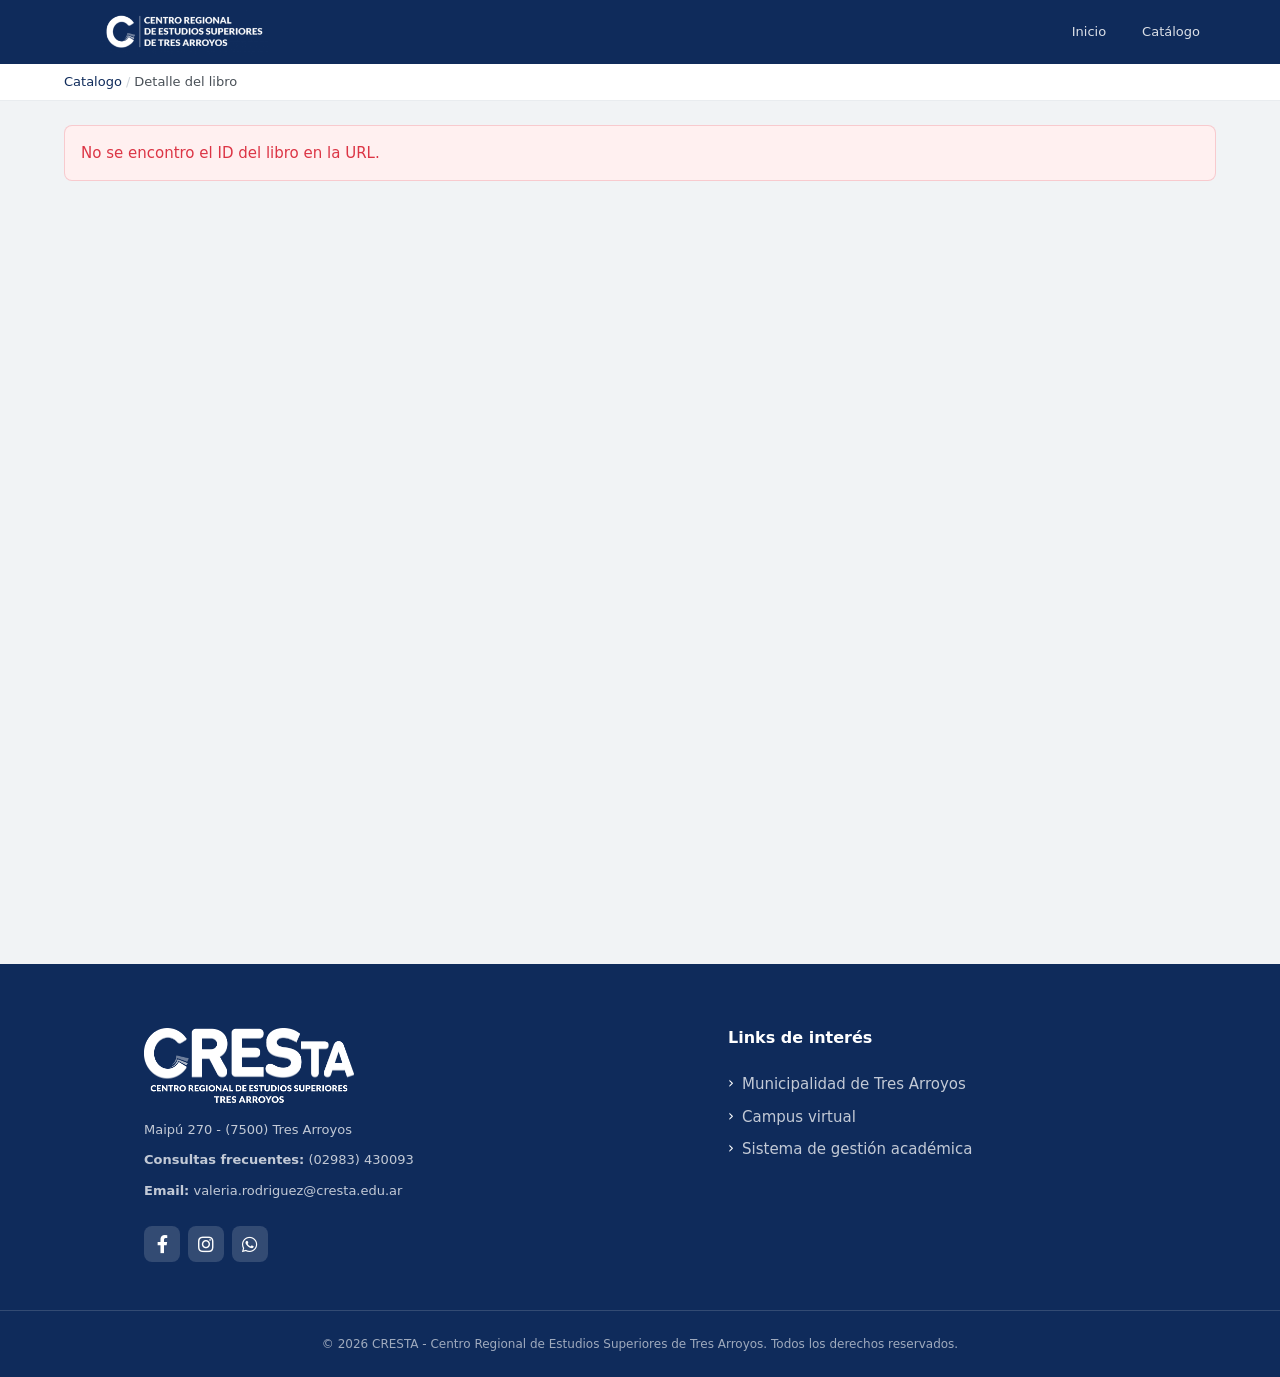
<file: templates/book-detail.html>
﻿<!doctype html>
<html lang="es">
  <head>
    <meta charset="UTF-8" />
    <meta name="viewport" content="width=device-width, initial-scale=1.0" />
    <title>Detalle del Libro - Biblioteca CRESTA</title>
    <meta
      name="description"
      content="Detalle del libro seleccionado en el catÃ¡logo de la Biblioteca CRESTA."
    />
    <link rel="stylesheet" href="../css/reset.css" />
    <link rel="stylesheet" href="../css/variables.css" />
    <link rel="stylesheet" href="../css/layout.css" />
    <link rel="stylesheet" href="../css/components.css" />
    <link rel="stylesheet" href="../css/pages/bookDetail.css" />
    <link
      rel="stylesheet"
      href="https://cdnjs.cloudflare.com/ajax/libs/font-awesome/5.15.4/css/all.min.css"
      crossorigin="anonymous"
      referrerpolicy="no-referrer"
    />
  </head>
  <body>
    <!-- ========== NAVBAR ========== -->
    <header class="navbar" id="navbar">
      <div class="navbar__container">
        <a href="../index.html" class="navbar__brand">
          <img
            src="../assets/logo_header.png"
            alt="Biblioteca CRESTA"
            class="navbar__brand-image"
          />
        </a>

        <button
          class="navbar__toggle"
          id="navbarToggle"
          aria-label="Abrir menÃº de navegaciÃ³n"
          aria-expanded="false"
        >
          <span class="navbar__toggle-line"></span>
          <span class="navbar__toggle-line"></span>
          <span class="navbar__toggle-line"></span>
        </button>

        <nav class="navbar__nav" id="navbarMenu">
          <ul class="navbar__list">
            <li class="navbar__item">
              <a href="../index.html" class="navbar__link">Inicio</a>
            </li>
            <li class="navbar__item">
              <a href="catalog.html" class="navbar__link navbar__link--active"
                >Catálogo</a
              >
            </li>
            <li class="navbar__item navbar__item--private">
              <a href="mi-perfil.html" class="navbar__link">Mi Perfil</a>
            </li>
          </ul>
          <button
            class="navbar__link navbar__item--private"
            id="logoutBtn"
            type="button"
          >
            Cerrar sesión
          </button>
        </nav>
      </div>
    </header>

    <!-- ========== MAIN CONTENT ========== -->
    <main class="book-detail-main">
      <!-- Breadcrumbs bar -->
      <nav class="book-detail-breadcrumbs">
        <div class="container">
          <a href="catalog.html" class="book-detail-breadcrumbs__link"
            >Catalogo</a
          >
          <span class="book-detail-breadcrumbs__separator">/</span>
          <span
            class="book-detail-breadcrumbs__current"
            id="bookBreadcrumbTitle"
            >Detalle del libro</span
          >
        </div>
      </nav>

      <section class="book-detail-content">
        <div class="container">
          <div class="book-detail" id="bookDetail">
            <div
              class="book-detail__loading"
              id="bookLoading"
              aria-live="polite"
            >
              Cargando informacion del libro...
            </div>
            <div
              class="book-detail__error is-hidden"
              id="bookError"
              role="alert"
            ></div>

            <!-- Layout: panel principal + sidebar -->
            <div class="book-detail__layout is-hidden" id="bookLayout">
              <!-- Panel principal -->
              <div class="book-detail__main-panel">
                <div class="book-detail__title-row">
                  <h1 class="book-detail__title" id="bookTitle">
                    Titulo del libro
                  </h1>
                </div>
                <p class="book-detail__author" id="bookAuthor">Autor</p>

                <!-- Card: Datos bibliográficos (unificado) -->
                <div class="book-detail__work-card">
                  <h2 class="book-detail__section-title">
                    Datos bibliográficos
                  </h2>
                  <div class="book-detail__meta-table" id="workMetaList"></div>
                </div>

                <!-- Descripcion -->
                <h2 class="book-detail__section-title">Descripcion</h2>
                <p class="book-detail__description-text" id="bookDescription">
                  Sin descripcion disponible.
                </p>

                <!-- Chips adicionales -->
                <h2 class="book-detail__section-title">
                  Informacion adicional
                </h2>
                <div class="book-detail__chips" id="bookChips"></div>
              </div>

              <!-- Sidebar -->
              <aside class="book-detail__sidebar">
                <div class="book-detail__sidebar-card">
                  <!-- Acciones principales -->
                  <div class="book-detail__sidebar-actions">
                    <button
                      class="btn btn--primary"
                      type="button"
                      id="reserveBtn"
                    >
                      Reservar
                    </button>
                    <p
                      class="book-detail__reserve-status"
                      id="reserveStatusText"
                    ></p>
                  </div>

                  <!-- Links de accion -->
                  <div class="book-detail__action-links">
                    <a href="#" class="book-detail__action-link"
                      >Imprimir ficha</a
                    >
                  </div>

                  <div class="book-detail__admin-actions">
                    <a
                      href="catalog.html"
                      class="btn btn--outline book-detail__back"
                      >Volver al catalogo</a
                    >
                  </div>
                </div>
              </aside>
            </div>

            <!-- Tabla de disponibilidad de ejemplares -->
            <div
              class="book-detail__availability-panel is-hidden"
              id="bookAvailabilityPanel"
            >
              <h2>Disponibilidad de ejemplares</h2>
              <div class="book-detail__availability-table-wrapper">
                <table class="book-detail__availability-table">
                  <thead>
                    <tr>
                      <th>Codigo de barras</th>
                      <th>Tipo de material</th>
                      <th>Ubicacion</th>
                      <th>Estado</th>
                      <th>Nota</th>
                    </tr>
                  </thead>
                  <tbody id="bookAvailabilityRows"></tbody>
                </table>
              </div>
            </div>
          </div>
        </div>
      </section>
    </main>

    <!-- ========== FOOTER ========== -->
    <footer class="footer" id="contacto">
      <div class="footer__container">
        <div class="footer__grid">
          <div class="footer__col">
            <div class="footer__brand">
              <img
                src="../assets/logo_footer.png"
                alt="CRESTA Biblioteca"
                class="footer__brand-image"
              />
            </div>
            <address class="footer__address footer__contact">
              <p>Maipú 270 - (7500) Tres Arroyos</p>
              <p class="footer__phone">
                <strong>Consultas frecuentes:</strong> (02983) 430093
              </p>
              <p>
                <strong>Email:</strong>
                <a
                  href="mailto:valeria.rodriguez@cresta.edu.ar"
                  class="footer__link"
                  >valeria.rodriguez@cresta.edu.ar</a
                >
              </p>
            </address>
            <div class="footer__social" aria-label="Redes sociales">
              <a
                href="https://www.facebook.com/crestaoficial/"
                class="footer__social-link"
                aria-label="Facebook"
                title="Facebook"
                target="_blank"
                rel="noopener noreferrer"
              >
                <i class="fab fa-facebook-f" aria-hidden="true"></i>
              </a>
              <a
                href="https://www.instagram.com/crestaoficial/"
                class="footer__social-link"
                aria-label="Instagram"
                title="Instagram"
                target="_blank"
                rel="noopener noreferrer"
              >
                <i class="fab fa-instagram" aria-hidden="true"></i>
              </a>
              <a
                href="https://wa.me/2983380689"
                class="footer__social-link"
                aria-label="WhatsApp"
                title="WhatsApp"
                target="_blank"
                rel="noopener noreferrer"
              >
                <i class="fab fa-whatsapp" aria-hidden="true"></i>
              </a>
            </div>
          </div>

          <div class="footer__col">
            <h3 class="footer__heading">Links de interés</h3>
            <ul class="footer__links footer__links--interest">
              <li>
                <a
                  href="https://www.tresarroyos.gov.ar/"
                  class="footer__link"
                  target="_blank"
                  rel="noopener noreferrer"
                  >Municipalidad de Tres Arroyos</a
                >
              </li>
              <li>
                <a
                  href="https://campus.cresta.edu.ar/"
                  class="footer__link"
                  target="_blank"
                  rel="noopener noreferrer"
                  >Campus virtual</a
                >
              </li>
              <li>
                <a
                  href="https://sga.cresta.edu.ar/"
                  class="footer__link"
                  target="_blank"
                  rel="noopener noreferrer"
                  >Sistema de gestión académica</a
                >
              </li>
            </ul>
          </div>
        </div>
      </div>
      <div class="footer__bottom">
        <p>
          © 2024 CRESTA - Centro Regional de Estudios Superiores de Tres
          Arroyos. Todos los derechos reservados.
        </p>
      </div>
    </footer>

    <!-- ========== SCRIPTS ========== -->
    <script type="module" src="../js/components/navbar.js"></script>
    <script type="module" src="../js/components/footer.js"></script>
    <script type="module" src="../js/pages/book-detail.js"></script>
  </body>
</html>
</file>
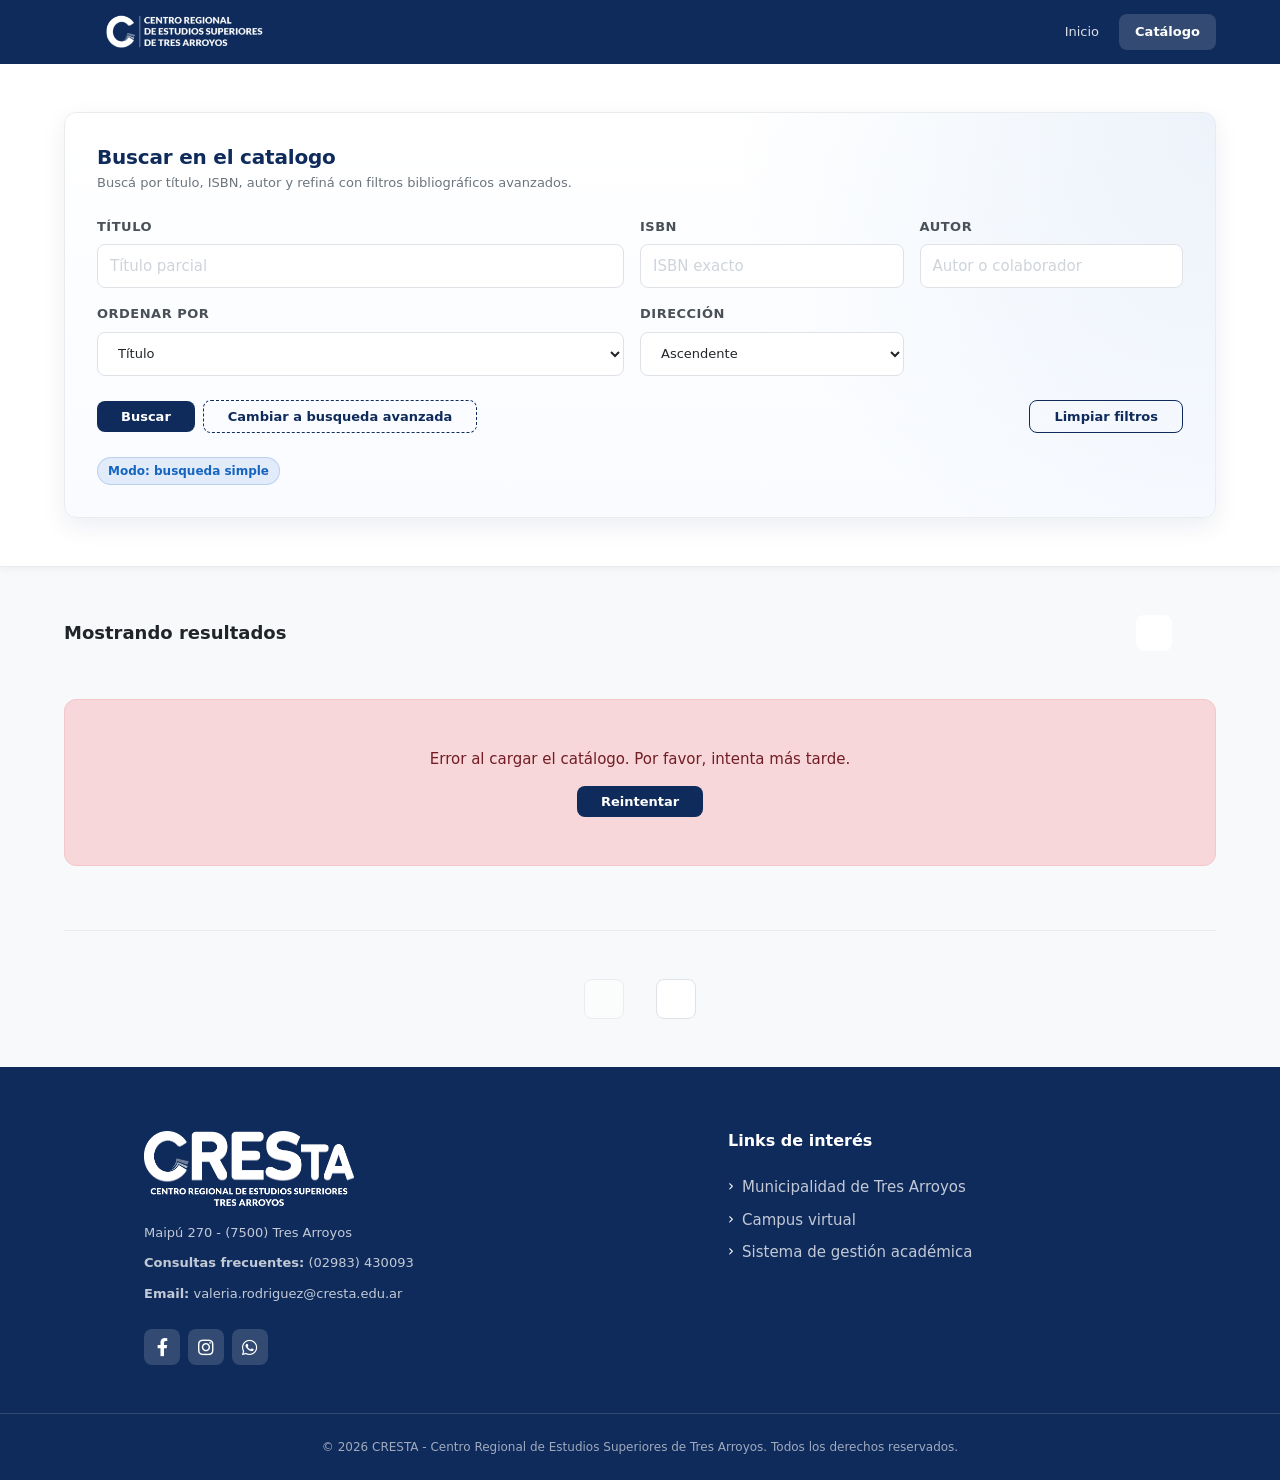
<file: templates/catalog.html>
<!DOCTYPE html>
<html lang="es">
<head>
  <meta charset="UTF-8">
  <meta name="viewport" content="width=device-width, initial-scale=1.0">
  <title>Catálogo - Biblioteca CRESTA</title>
  <meta name="description" content="Explora nuestro catálogo completo de libros, revistas y recursos digitales disponibles en la Biblioteca CRESTA.">
  <link rel="stylesheet" href="../css/reset.css">
  <link rel="stylesheet" href="../css/variables.css">
  <link rel="stylesheet" href="../css/layout.css">
  <link rel="stylesheet" href="../css/components.css">
  <link rel="stylesheet" href="../css/pages/catalog.css">
  <link rel="stylesheet" href="https://cdnjs.cloudflare.com/ajax/libs/font-awesome/5.15.4/css/all.min.css" crossorigin="anonymous" referrerpolicy="no-referrer">
</head>
<body>

  <!-- ========== NAVBAR ========== -->
  <header class="navbar" id="navbar">
    <div class="navbar__container">
      <a href="../index.html" class="navbar__brand">
        <img src="../assets/logo_header.png" alt="Biblioteca CRESTA" class="navbar__brand-image">
      </a>

      <button class="navbar__toggle" id="navbarToggle" aria-label="Abrir menú de navegación" aria-expanded="false">
        <span class="navbar__toggle-line"></span>
        <span class="navbar__toggle-line"></span>
        <span class="navbar__toggle-line"></span>
      </button>

      <nav class="navbar__nav" id="navbarMenu">
        <ul class="navbar__list">
          <li class="navbar__item">
            <a href="../index.html" class="navbar__link">Inicio</a>
          </li>
          <li class="navbar__item">
            <a href="catalog.html" class="navbar__link navbar__link--active">Catálogo</a>
          </li>
          <li class="navbar__item navbar__item--private">
            <a href="mi-perfil.html" class="navbar__link">Mi Perfil</a>
          </li>
        </ul>
        <button class="navbar__link navbar__item--private" id="logoutBtn" type="button">Cerrar sesión</button>
      </nav>
    </div>
  </header>

  <!-- ========== MAIN CONTENT ========== -->
  <main class="catalog-main">
    
    <!-- ========== SEARCH & FILTERS ========== -->
    <section class="catalog-filters-section">
      <div class="container catalog-filters-container">
        <div class="catalog-search-wrapper">

          <form class="catalog-simple-form" id="searchForm">
            <div class="catalog-simple-panel" id="simpleSearchPanel">
              <div class="catalog-search-head">
                <h2 class="catalog-search-title">Buscar en el catalogo</h2>
                <p class="catalog-search-subtitle">Buscá por título, ISBN, autor y refiná con filtros bibliográficos avanzados.</p>
              </div>
              <div class="catalog-simple-grid">
                <div class="catalog-filter-group">
                  <label class="catalog-filter-label" for="simpleTituloInput">Título</label>
                  <input
                    type="text"
                    id="simpleTituloInput"
                    class="catalog-filter-input"
                    placeholder="Título parcial"
                    autocomplete="off"
                  >
                </div>
                <div class="catalog-filter-group">
                  <label class="catalog-filter-label" for="simpleIsbnInput">ISBN</label>
                  <input
                    type="text"
                    id="simpleIsbnInput"
                    class="catalog-filter-input"
                    placeholder="ISBN exacto"
                    autocomplete="off"
                  >
                </div>
                <div class="catalog-filter-group">
                  <label class="catalog-filter-label" for="simplePersonaInput">Autor</label>
                  <input
                    type="text"
                    id="simplePersonaInput"
                    class="catalog-filter-input"
                    placeholder="Autor o colaborador"
                    autocomplete="off"
                  >
                </div>
                <div class="catalog-filter-group">
                  <label class="catalog-filter-label" for="sortByFilter">Ordenar por</label>
                  <select id="sortByFilter" class="catalog-filter-select" aria-label="Campo de ordenamiento">
                    <option value="titulo">Título</option>
                    <option value="editorial">Editorial</option>
                    <option value="anio_publicacion">Año de publicación</option>
                    <option value="idioma">Idioma</option>
                    <option value="tipo">Tipo</option>
                    <option value="cdu">CDU</option>
                    <option value="lugar_de_publicacion">Lugar de publicación</option>
                  </select>
                </div>
                <div class="catalog-filter-group">
                  <label class="catalog-filter-label" for="sortDirFilter">Dirección</label>
                  <select id="sortDirFilter" class="catalog-filter-select" aria-label="Dirección de ordenamiento">
                    <option value="asc">Ascendente</option>
                    <option value="desc">Descendente</option>
                  </select>
                </div>
              </div>
              <div class="catalog-simple-actions">
                <button type="submit" class="btn btn--primary">Buscar</button>
                <button type="button" class="btn btn--outline" id="toggleAdvancedBtn">Cambiar a busqueda avanzada</button>
                <button type="button" id="clearFilters" class="btn btn--outline catalog-clear-btn" aria-label="Limpiar filtros">Limpiar filtros</button>
              </div>

              <div class="catalog-search-mode-badge" id="searchModeBadge">Modo: busqueda simple</div>
            </div>

            <!-- Advanced search inline panel -->
            <div class="catalog-advanced-popup is-hidden" id="advancedSearchPopup" aria-labelledby="advancedSearchTitle">
              <div id="advancedSearchForm" class="catalog-advanced-form">
                <div class="catalog-advanced-head">
                  <h3 id="advancedSearchTitle" class="catalog-advanced-title">Busqueda avanzada</h3>
                  <p class="catalog-advanced-subtitle">Filtra por metadatos bibliograficos y localizacion del libro.</p>
                </div>
                <div class="catalog-advanced-grid">
                  <div class="catalog-filter-group">
                    <label class="catalog-filter-label" for="advIssn">ISSN</label>
                    <input type="text" id="advIssn" class="catalog-filter-input" placeholder="ISSN exacto">
                  </div>
                  <div class="catalog-filter-group">
                    <label class="catalog-filter-label" for="advEditorial">Editorial</label>
                    <input type="text" id="advEditorial" class="catalog-filter-input" placeholder="Editorial parcial">
                  </div>
                  <div class="catalog-filter-group">
                    <label class="catalog-filter-label" for="advIdioma">Idioma</label>
                    <input type="text" id="advIdioma" class="catalog-filter-input" placeholder="es, en, pt...">
                  </div>
                  <div class="catalog-filter-group">
                    <label class="catalog-filter-label" for="advAnioPublicacion">Año de publicación</label>
                    <input type="number" id="advAnioPublicacion" class="catalog-filter-input" placeholder="2024" min="1800" max="2100">
                  </div>
                  <div class="catalog-filter-group">
                    <label class="catalog-filter-label" for="advTipo">Tipo</label>
                    <input type="text" id="advTipo" class="catalog-filter-input" placeholder="Tipo de artículo">
                  </div>
                  <div class="catalog-filter-group">
                    <label class="catalog-filter-label" for="advCdu">CDU</label>
                    <input type="text" id="advCdu" class="catalog-filter-input" placeholder="Clasificación Decimal Universal">
                  </div>
                  <div class="catalog-filter-group">
                    <label class="catalog-filter-label" for="advLugarPublicacion">Lugar de publicación</label>
                    <input type="text" id="advLugarPublicacion" class="catalog-filter-input" placeholder="Lugar de publicación">
                  </div>
                  <div class="catalog-filter-group">
                    <label class="catalog-filter-label" for="advTitulo">Título</label>
                    <input type="text" id="advTitulo" class="catalog-filter-input" placeholder="Título parcial">
                  </div>
                  <div class="catalog-filter-group">
                    <label class="catalog-filter-label" for="advPersona">Autor</label>
                    <input type="text" id="advPersona" class="catalog-filter-input" placeholder="Autor o colaborador">
                  </div>
                  <div class="catalog-filter-group">
                    <label class="catalog-filter-label" for="advTemas">Temas</label>
                    <input type="text" id="advTemas" class="catalog-filter-input" placeholder="Nombres de temas separados por coma">
                  </div>
                </div>
                <div class="catalog-advanced-actions">
                  <button type="button" class="btn btn--outline" id="closeAdvancedBtn">Cerrar</button>
                  <button type="button" class="btn btn--primary" id="applyAdvancedBtn">Aplicar busqueda avanzada</button>
                </div>
              </div>
            </div>
          </form>

        </div>
      </div>
    </section>

    <!-- ========== CATALOG BOOKS GRID ========== -->
    <section class="catalog-books-section">
      <div class="container">
        
        <!-- Results Info -->
        <div class="catalog-results-info">
          <h2 id="resultsCount" class="catalog-results-count">Mostrando resultados</h2>
          <div class="catalog-view-controls">
            <button class="catalog-view-btn catalog-view-btn--active" data-view="grid" aria-label="Vista de cuadrícula" aria-pressed="true">
              <i class="lucide" data-lucide="grid"></i>
            </button>
            <button class="catalog-view-btn" data-view="list" aria-label="Vista de lista" aria-pressed="false">
              <i class="lucide" data-lucide="list"></i>
            </button>
          </div>
        </div>

        <!-- Books Grid - Será llenado dinámicamente por catalog.js -->
        <div id="booksGrid" class="catalog-books-grid"></div>

        <!-- Pagination - Será llenado dinámicamente por catalog.js -->
        <nav aria-label="Paginación de resultados" class="catalog-pagination">
          <button class="catalog-pagination__btn catalog-pagination__btn--prev" aria-label="Página anterior" disabled>
            <i class="lucide" data-lucide="chevron-left"></i>
          </button>
          <ul class="catalog-pagination__list"></ul>
          <button class="catalog-pagination__btn catalog-pagination__btn--next" aria-label="Página siguiente">
            <i class="lucide" data-lucide="chevron-right"></i>
          </button>
        </nav>

      </div>
    </section>

  </main>

  <!-- ========== FOOTER ========== -->
  <footer class="footer" id="contacto">
    <div class="footer__container">
      <div class="footer__grid">

        <div class="footer__col">
          <div class="footer__brand">
            <img src="../assets/logo_footer.png" alt="CRESTA Biblioteca" class="footer__brand-image">
          </div>
          <address class="footer__address footer__contact">
            <p>Maipú 270 - (7500) Tres Arroyos</p>
            <p class="footer__phone"><strong>Consultas frecuentes:</strong> (02983) 430093</p>
            <p><strong>Email:</strong> <a href="mailto:valeria.rodriguez@cresta.edu.ar" class="footer__link">valeria.rodriguez@cresta.edu.ar</a></p>
          </address>
          <div class="footer__social" aria-label="Redes sociales">
            <a href="https://www.facebook.com/crestaoficial/" class="footer__social-link" aria-label="Facebook" title="Facebook" target="_blank" rel="noopener noreferrer">
              <i class="fab fa-facebook-f" aria-hidden="true"></i>
            </a>
            <a href="https://www.instagram.com/crestaoficial/" class="footer__social-link" aria-label="Instagram" title="Instagram" target="_blank" rel="noopener noreferrer">
              <i class="fab fa-instagram" aria-hidden="true"></i>
            </a>
            <a href="https://wa.me/2983380689" class="footer__social-link" aria-label="WhatsApp" title="WhatsApp" target="_blank" rel="noopener noreferrer">
              <i class="fab fa-whatsapp" aria-hidden="true"></i>
            </a>
          </div>
        </div>

        <div class="footer__col">
          <h3 class="footer__heading">Links de interés</h3>
          <ul class="footer__links footer__links--interest">
            <li><a href="https://www.tresarroyos.gov.ar/" class="footer__link" target="_blank" rel="noopener noreferrer">Municipalidad de Tres Arroyos</a></li>
            <li><a href="https://campus.cresta.edu.ar/" class="footer__link" target="_blank" rel="noopener noreferrer">Campus virtual</a></li>
            <li><a href="https://sga.cresta.edu.ar/" class="footer__link" target="_blank" rel="noopener noreferrer">Sistema de gestión académica</a></li>
          </ul>
        </div>

      </div>
    </div>
    <div class="footer__bottom">
      <p>© 2024 CRESTA - Centro Regional de Estudios Superiores de Tres Arroyos. Todos los derechos reservados.</p>
    </div>
  </footer>

  <!-- ========== SCRIPTS ========== -->
  <script type="module" src="../js/components/navbar.js"></script>
  <script type="module" src="../js/components/footer.js"></script>
  <script type="module" src="../js/pages/catalog.js"></script>

</body>
</html>
</file>
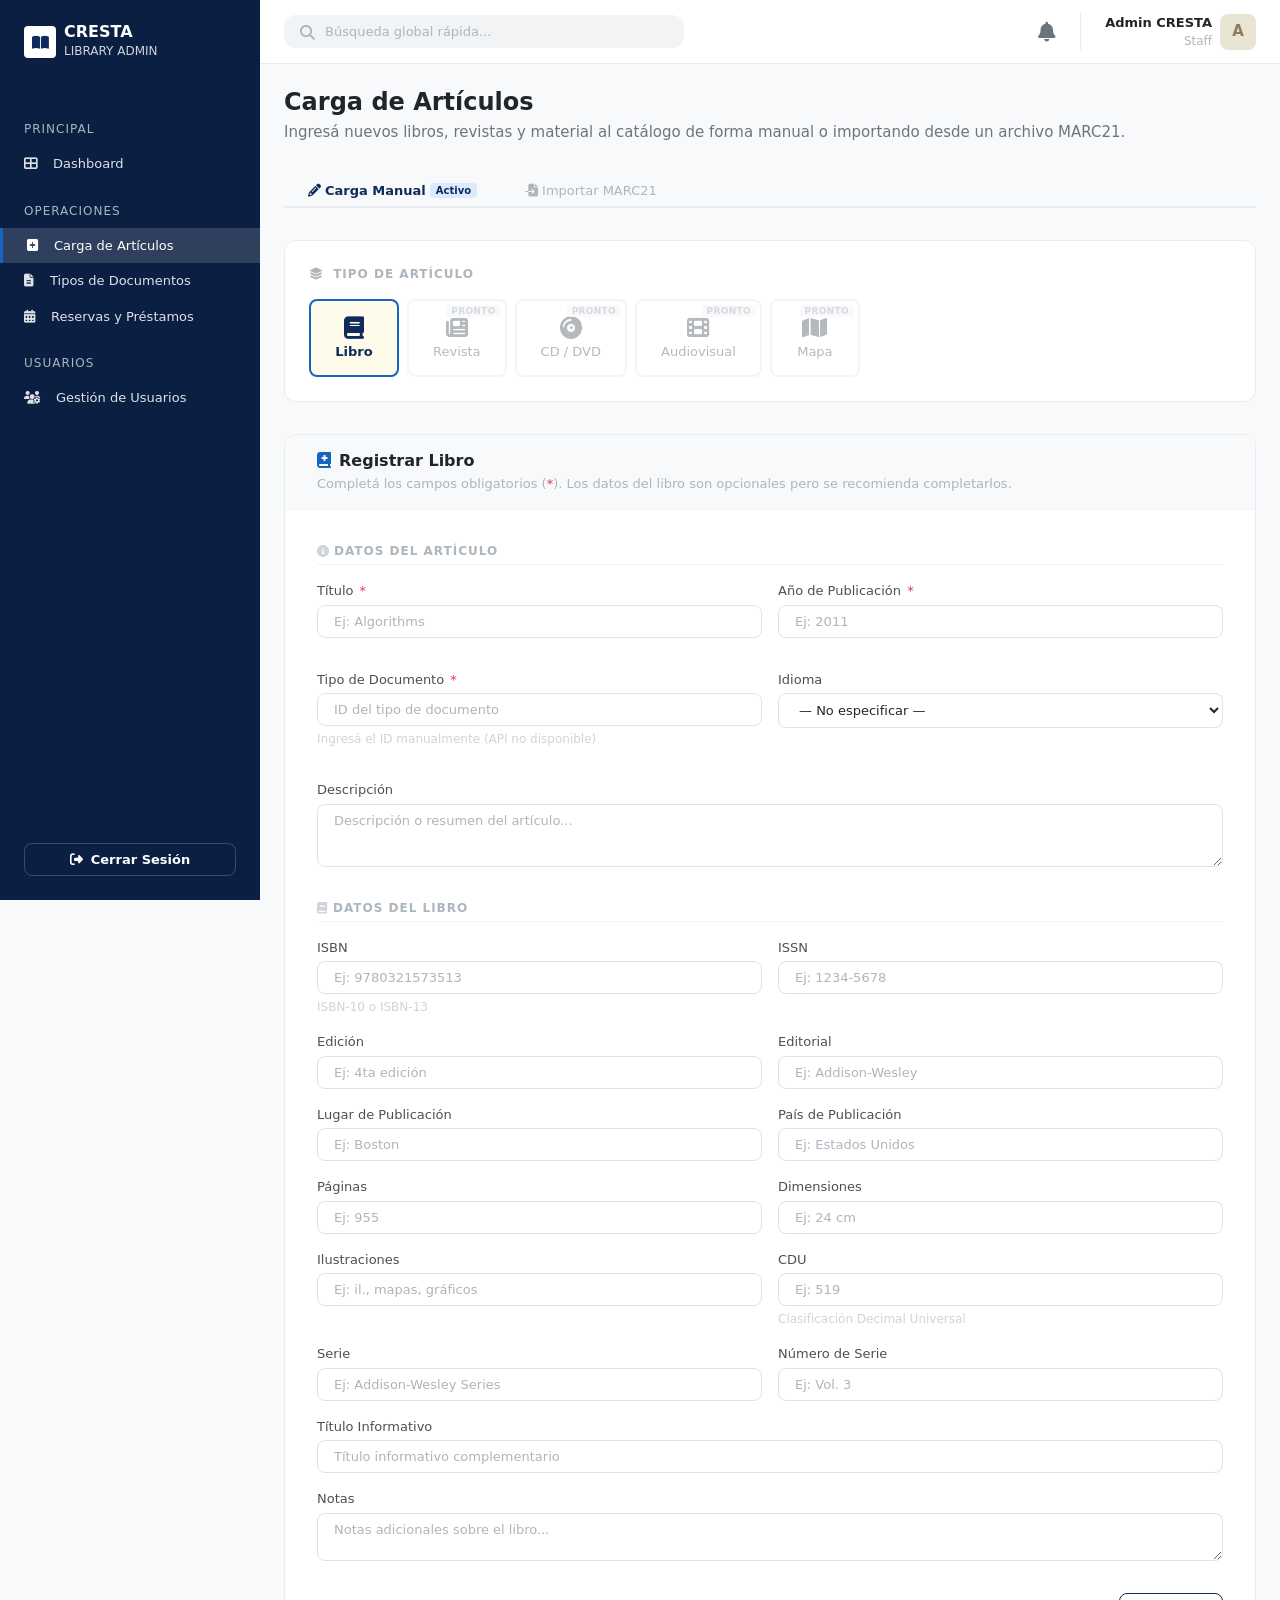
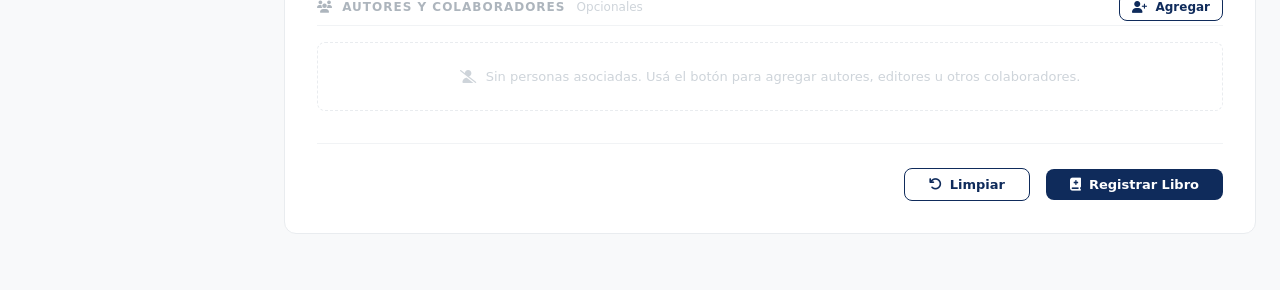
<file: templates/panel-staff/carga-articulos.html>
<!DOCTYPE html>
<html lang="es">
<head>
    <meta charset="UTF-8">
    <meta name="viewport" content="width=device-width, initial-scale=1.0">
    <title>Carga de Artículos | CRESTA Admin</title>
    <meta name="robots" content="noindex">

    <!-- CSS Base -->
    <link rel="stylesheet" href="../../css/reset.css">
    <link rel="stylesheet" href="../../css/variables.css">
    <link rel="stylesheet" href="../../css/layout.css">
    <link rel="stylesheet" href="../../css/components.css">
    <!-- CSS panel admin (sidebar, header, tablas) -->
    <link rel="stylesheet" href="../../css/pages/vista-general.css">
    <!-- CSS específico de esta vista -->
    <link rel="stylesheet" href="../../css/pages/carga-articulos.css">

    <!-- Iconos -->
    <link rel="stylesheet" href="https://cdnjs.cloudflare.com/ajax/libs/font-awesome/6.4.0/css/all.min.css">
</head>
<body>

<div class="admin-layout">

    <!-- ========== SIDEBAR ========== -->
    <aside class="admin-sidebar" id="sidebar">
        <div class="sidebar__header">
            <div class="sidebar__logo-icon">
                <i class="fas fa-book-open"></i>
            </div>
            <div class="sidebar__title">
                <span class="sidebar__title-main">CRESTA</span>
                <span class="sidebar__title-sub">LIBRARY ADMIN</span>
            </div>
        </div>

        <nav class="sidebar__menu">
            <div class="sidebar__section-title">Principal</div>
            <a href="vista-general.html" class="sidebar__link">
                <i class="fas fa-th-large"></i> Dashboard
            </a>

            <div class="sidebar__section-title">Operaciones</div>
            <a href="carga-articulos.html" class="sidebar__link sidebar__link--active">
                <i class="fas fa-plus-square"></i> Carga de Artículos
            </a>
            <a href="#" class="sidebar__link">
                <i class="fas fa-file-alt"></i> Tipos de Documentos
            </a>
            <a href="gestion-circulacion.html" class="sidebar__link">
                <i class="fas fa-calendar-alt"></i> Reservas y Préstamos
            </a>

            <div class="sidebar__section-title">Usuarios</div>
            <a href="gestion-usuarios.html" class="sidebar__link">
                <i class="fas fa-users-cog"></i> Gestión de Usuarios
            </a>
        </nav>

        <div class="sidebar__footer">
            <button class="btn btn--outline sidebar__logout" id="btnLogout"
                    style="border-color: rgba(255,255,255,0.2); color: white;">
                <i class="fas fa-sign-out-alt"></i> Cerrar Sesión
            </button>
        </div>
    </aside>

    <!-- ========== MAIN CONTENT ========== -->
    <main class="admin-main">

        <!-- Navbar Superior -->
        <header class="admin-header">
            <button class="btn admin-header__mobile-toggle" id="sidebarToggle" aria-label="Abrir menú">
                <i class="fas fa-bars"></i>
            </button>

            <div class="admin-header__search">
                <i class="fas fa-search"></i>
                <input type="text" class="form-input" placeholder="Búsqueda global rápida..." id="globalSearch">
            </div>

            <div class="admin-header__actions">
                <div class="admin-header__noti" title="Notificaciones">
                    <i class="fas fa-bell"></i>
                </div>

                <div class="admin-header__user">
                    <div class="admin-header__user-info">
                        <span class="admin-header__user-name" id="headerUserName">Admin CRESTA</span>
                        <span class="admin-header__user-role">Staff</span>
                    </div>
                    <div class="admin-header__avatar" id="headerUserAvatar">A</div>
                </div>
            </div>
        </header>

        <!-- Contenido de la pantalla -->
        <div class="admin-content">

            <!-- Page header -->
            <div class="admin-page-header">
                <div>
                    <h1 class="admin-page-title">Carga de Artículos</h1>
                    <p class="admin-page-subtitle">
                        Ingresá nuevos libros, revistas y material al catálogo de forma manual
                        o importando desde un archivo MARC21.
                    </p>
                </div>
            </div>

            <!-- ── Tabs de método ── -->
            <div class="carga-tabs" role="tablist">
                <button class="carga-tab carga-tab--active" data-tab="manual" role="tab" aria-selected="true">
                    <i class="fas fa-pencil-alt"></i> Carga Manual
                    <span class="tab-badge">Activo</span>
                </button>
                <button class="carga-tab" data-tab="marc21" role="tab" aria-selected="false">
                    <i class="fas fa-file-import"></i> Importar MARC21
                </button>
            </div>

            <!-- ══════════════════════════════════════════════════════════ -->
            <!-- PANEL: Carga Manual                                        -->
            <!-- ══════════════════════════════════════════════════════════ -->
            <div class="carga-panel carga-panel--active" id="panel-manual" role="tabpanel">

                <!-- Selector de tipo de artículo -->
                <div class="type-selector">
                    <p class="type-selector__label">
                        <i class="fas fa-layer-group" style="margin-right:4px;"></i>
                        Tipo de artículo
                    </p>
                    <div class="type-selector__grid">
                        <button class="type-btn type-btn--active" data-type="libro" title="Libro">
                            <i class="fas fa-book"></i>
                            <span>Libro</span>
                        </button>
                        <button class="type-btn" data-type="revista" disabled title="Próximamente">
                            <span class="type-btn__badge">Pronto</span>
                            <i class="fas fa-newspaper"></i>
                            <span>Revista</span>
                        </button>
                        <button class="type-btn" data-type="cd" disabled title="Próximamente">
                            <span class="type-btn__badge">Pronto</span>
                            <i class="fas fa-compact-disc"></i>
                            <span>CD / DVD</span>
                        </button>
                        <button class="type-btn" data-type="audiovisual" disabled title="Próximamente">
                            <span class="type-btn__badge">Pronto</span>
                            <i class="fas fa-film"></i>
                            <span>Audiovisual</span>
                        </button>
                        <button class="type-btn" data-type="mapa" disabled title="Próximamente">
                            <span class="type-btn__badge">Pronto</span>
                            <i class="fas fa-map"></i>
                            <span>Mapa</span>
                        </button>
                    </div>
                </div>

                <!-- Alerta de feedback -->
                <div class="alert alert--hidden" id="formAlert" role="alert">
                    <i class="fas fa-circle-info"></i>
                    <div class="alert__content">
                        <p class="alert__title" id="formAlertTitle"></p>
                        <p id="formAlertMsg"></p>
                    </div>
                </div>

                <!-- Card: artículo creado (aparece tras éxito) -->
                <div class="articulo-created-card" id="articuloCreatedCard">
                    <div class="articulo-created-card__icon">
                        <i class="fas fa-book-medical"></i>
                    </div>
                    <div class="articulo-created-card__info">
                        <p class="articulo-created-card__title" id="createdTitle"></p>
                        <div class="articulo-created-card__meta">
                            <span><i class="fas fa-hashtag"></i> Artículo ID: <strong id="createdId"></strong></span>
                            <span><i class="fas fa-barcode"></i> ISBN: <strong id="createdIsbn"></strong></span>
                            <span><i class="fas fa-building"></i> Editorial: <strong id="createdEditorial"></strong></span>
                        </div>
                    </div>
                </div>

                <!-- ── Formulario principal ── -->
                <div class="form-card">
                    <div class="form-card__header">
                        <h2 class="form-card__title">
                            <i class="fas fa-book-medical"></i> Registrar Libro
                        </h2>
                        <p class="form-card__subtitle">
                            Completá los campos obligatorios (<span style="color:var(--color-error)">*</span>).
                            Los datos del libro son opcionales pero se recomienda completarlos.
                        </p>
                    </div>

                    <div class="form-card__body">
                        <form id="libroForm" novalidate autocomplete="off">

                            <!-- ── Sección: Artículo base ── -->
                            <div class="form-section">
                                <p class="form-section__title">
                                    <i class="fas fa-info-circle"></i> Datos del Artículo
                                </p>
                                <div class="form-grid form-grid--3">
                                    <div class="form-group">
                                        <label class="form-label" for="titulo">
                                            Título <span class="required">*</span>
                                        </label>
                                        <input type="text" id="titulo" name="titulo"
                                               class="form-input" placeholder="Ej: Algorithms"
                                               autocomplete="off" maxlength="500">
                                        <span class="field-error" id="tituloError"></span>
                                    </div>

                                    <div class="form-group">
                                        <label class="form-label" for="anio_publicacion">
                                            Año de Publicación <span class="required">*</span>
                                        </label>
                                        <input type="number" id="anio_publicacion" name="anio_publicacion"
                                               class="form-input" placeholder="Ej: 2011"
                                               min="1000" max="2100" inputmode="numeric">
                                        <span class="field-error" id="anio_publicacionError"></span>
                                    </div>

                                    <div class="form-group">
                                        <label class="form-label" for="tipo_documento_id">
                                            Tipo de Documento <span class="required">*</span>
                                        </label>
                                        <select id="tipo_documento_id" name="tipo_documento_id" class="form-input">
                                            <option value="">Cargando tipos...</option>
                                        </select>
                                        <span class="field-error" id="tipo_documento_idError"></span>
                                    </div>

                                    <div class="form-group">
                                        <label class="form-label" for="idioma">Idioma</label>
                                        <select id="idioma" name="idioma" class="form-input">
                                            <option value="">— No especificar —</option>
                                            <option value="spa">Español</option>
                                            <option value="eng">Inglés</option>
                                            <option value="por">Portugués</option>
                                            <option value="fra">Francés</option>
                                            <option value="deu">Alemán</option>
                                            <option value="ita">Italiano</option>
                                            <option value="lat">Latín</option>
                                            <option value="zxx">Sin contenido lingüístico</option>
                                        </select>
                                    </div>

                                    <div class="form-group form-group--full">
                                        <label class="form-label" for="descripcion">Descripción</label>
                                        <textarea id="descripcion" name="descripcion"
                                                  class="form-input" rows="3"
                                                  placeholder="Descripción o resumen del artículo..."></textarea>
                                    </div>
                                </div>
                            </div>

                            <!-- ── Sección: Datos del Libro ── -->
                            <div class="form-section" id="seccionLibro">
                                <p class="form-section__title">
                                    <i class="fas fa-book"></i> Datos del Libro
                                </p>

                                <!-- Fila 1: identificadores y editorial -->
                                <div class="form-grid form-grid--3">
                                    <div class="form-group">
                                        <label class="form-label" for="isbn">ISBN</label>
                                        <input type="text" id="isbn" name="isbn"
                                               class="form-input" placeholder="Ej: 9780321573513"
                                               maxlength="17" autocomplete="off">
                                        <span class="form-hint">ISBN-10 o ISBN-13</span>
                                    </div>

                                    <div class="form-group">
                                        <label class="form-label" for="issn">ISSN</label>
                                        <input type="text" id="issn" name="issn"
                                               class="form-input" placeholder="Ej: 1234-5678"
                                               maxlength="9" autocomplete="off">
                                    </div>

                                    <div class="form-group">
                                        <label class="form-label" for="edicion">Edición</label>
                                        <input type="text" id="edicion" name="edicion"
                                               class="form-input" placeholder="Ej: 4ta edición"
                                               maxlength="100" autocomplete="off">
                                    </div>

                                    <div class="form-group">
                                        <label class="form-label" for="editorial">Editorial</label>
                                        <input type="text" id="editorial" name="editorial"
                                               class="form-input" placeholder="Ej: Addison-Wesley"
                                               maxlength="200" autocomplete="off">
                                    </div>

                                    <div class="form-group">
                                        <label class="form-label" for="lugar_de_publicacion">Lugar de Publicación</label>
                                        <input type="text" id="lugar_de_publicacion" name="lugar_de_publicacion"
                                               class="form-input" placeholder="Ej: Boston"
                                               maxlength="200" autocomplete="off">
                                    </div>

                                    <div class="form-group">
                                        <label class="form-label" for="pais_publicacion">País de Publicación</label>
                                        <input type="text" id="pais_publicacion" name="pais_publicacion"
                                               class="form-input" placeholder="Ej: Estados Unidos"
                                               maxlength="100" autocomplete="off">
                                    </div>
                                </div>

                                <!-- Fila 2: datos físicos y clasificación -->
                                <div class="form-grid form-grid--3" style="margin-top: var(--spacing-md);">
                                    <div class="form-group">
                                        <label class="form-label" for="paginas">Páginas</label>
                                        <input type="number" id="paginas" name="paginas"
                                               class="form-input" placeholder="Ej: 955"
                                               min="1" inputmode="numeric">
                                    </div>

                                    <div class="form-group">
                                        <label class="form-label" for="dimensiones">Dimensiones</label>
                                        <input type="text" id="dimensiones" name="dimensiones"
                                               class="form-input" placeholder="Ej: 24 cm"
                                               maxlength="50" autocomplete="off">
                                    </div>

                                    <div class="form-group">
                                        <label class="form-label" for="ilustraciones">Ilustraciones</label>
                                        <input type="text" id="ilustraciones" name="ilustraciones"
                                               class="form-input" placeholder="Ej: il., mapas, gráficos"
                                               maxlength="200" autocomplete="off">
                                    </div>

                                    <div class="form-group">
                                        <label class="form-label" for="cdu">CDU</label>
                                        <input type="number" id="cdu" name="cdu"
                                               class="form-input" placeholder="Ej: 519"
                                               inputmode="numeric">
                                        <span class="form-hint">Clasificación Decimal Universal</span>
                                    </div>

                                    <div class="form-group">
                                        <label class="form-label" for="serie">Serie</label>
                                        <input type="text" id="serie" name="serie"
                                               class="form-input" placeholder="Ej: Addison-Wesley Series"
                                               maxlength="200" autocomplete="off">
                                    </div>

                                    <div class="form-group">
                                        <label class="form-label" for="numero_serie">Número de Serie</label>
                                        <input type="text" id="numero_serie" name="numero_serie"
                                               class="form-input" placeholder="Ej: Vol. 3"
                                               maxlength="50" autocomplete="off">
                                    </div>

                                    <div class="form-group form-group--full">
                                        <label class="form-label" for="titulo_informativo">Título Informativo</label>
                                        <input type="text" id="titulo_informativo" name="titulo_informativo"
                                               class="form-input" placeholder="Título informativo complementario"
                                               maxlength="500" autocomplete="off">
                                    </div>

                                    <div class="form-group form-group--full">
                                        <label class="form-label" for="notas">Notas</label>
                                        <textarea id="notas" name="notas"
                                                  class="form-input" rows="2"
                                                  placeholder="Notas adicionales sobre el libro..."></textarea>
                                    </div>
                                </div>
                            </div>

                            <!-- ── Sección: Personas ── -->
                            <div class="form-section">
                                <div class="personas-section__header">
                                    <p class="personas-section__title">
                                        <i class="fas fa-users" style="margin-right:4px;"></i>
                                        Autores y Colaboradores
                                        <span style="font-weight:normal; text-transform:none; letter-spacing:0; font-size:var(--font-size-xs); color:var(--color-gray-400); margin-left:6px;">Opcionales</span>
                                    </p>
                                    <button type="button" class="btn btn--outline" id="btnAddPersona"
                                            style="font-size:var(--font-size-xs); padding:6px 12px;">
                                        <i class="fas fa-user-plus"></i> Agregar
                                    </button>
                                </div>

                                <div id="personasList">
                                    <!-- filas generadas dinámicamente -->
                                </div>
                                <p class="personas-empty" id="personasEmpty">
                                    <i class="fas fa-user-slash" style="margin-right:6px;"></i>
                                    Sin personas asociadas. Usá el botón para agregar autores, editores u otros colaboradores.
                                </p>
                            </div>

                            <!-- ── Acciones ── -->
                            <div class="form-actions">
                                <button type="button" class="btn btn--outline" id="btnReset">
                                    <i class="fas fa-undo"></i> Limpiar
                                </button>
                                <button type="submit" class="btn btn--primary" id="btnSubmit">
                                    <i class="fas fa-book-medical"></i> Registrar Libro
                                </button>
                            </div>

                        </form>
                    </div>
                </div>

            </div>
            <!-- /panel-manual -->

            <!-- ══════════════════════════════════════════════════════════ -->
            <!-- PANEL: MARC21                                              -->
            <!-- ══════════════════════════════════════════════════════════ -->
            <div class="carga-panel" id="panel-marc21" role="tabpanel">

                <!-- Zona de drop -->
                <div class="marc-dropzone" id="marcDropzone" tabindex="0"
                     role="button" aria-label="Zona de carga de archivo MARC21">
                    <input type="file" id="marcFile" accept=".mrc,.marc,.xml" hidden aria-hidden="true">
                    <div class="marc-dropzone__icon">
                        <i class="fas fa-file-import"></i>
                    </div>
                    <p class="marc-dropzone__title">Arrastrá tu archivo MARC21 aquí</p>
                    <p class="marc-dropzone__hint">Formatos soportados: .mrc / .marc (ISO 2709) · .xml (MARCXML)</p>
                    <p class="marc-dropzone__separator">— o —</p>
                    <button type="button" class="btn btn--primary" id="btnSelectFile">
                        <i class="fas fa-folder-open"></i> Seleccionar archivo
                    </button>
                </div>

                <!-- Archivo seleccionado (oculto hasta elegir archivo) -->
                <div class="marc-file-selected" id="marcFileSelected" hidden>
                    <div class="marc-file-selected__info">
                        <i class="fas fa-file-alt marc-file-selected__icon"></i>
                        <span id="marcFileName" class="marc-file-selected__name"></span>
                    </div>
                    <div class="marc-file-selected__actions">
                        <button type="button" class="btn btn--outline" id="btnClearFile">
                            <i class="fas fa-times"></i> Cambiar
                        </button>
                        <button type="button" class="btn btn--primary" id="btnImportMarc" disabled>
                            <i class="fas fa-upload"></i> Importar
                        </button>
                    </div>
                </div>

                <!-- Loading (oculto hasta importar) -->
                <div class="marc-loading" id="marcLoading" hidden>
                    <i class="fas fa-spinner fa-spin"></i>
                    Procesando registros MARC21 en el servidor...
                </div>

                <!-- Resultados (oculto hasta que llegue respuesta) -->
                <div id="marcResults" hidden></div>

                <!-- Info sobre MARC21 -->
                <div class="form-card" style="margin-top: var(--spacing-lg);">
                    <div class="form-card__header">
                        <h2 class="form-card__title">
                            <i class="fas fa-circle-info"></i> ¿Cómo funciona?
                        </h2>
                    </div>
                    <div class="form-card__body">
                        <div class="form-grid">
                            <div>
                                <p class="form-section__title" style="border:none; padding:0; margin-bottom:var(--spacing-sm);">
                                    <i class="fas fa-upload"></i> Paso 1 — Subir el archivo
                                </p>
                                <p style="font-size:var(--font-size-sm); color:var(--color-gray-600); line-height:var(--line-height-base);">
                                    Arrastrá o seleccioná un archivo <strong>.mrc</strong>, <strong>.marc</strong>
                                    (ISO 2709) o <strong>.xml</strong> (MARCXML). Se envía directamente al servidor
                                    sin procesamiento en el navegador.
                                </p>
                            </div>
                            <div>
                                <p class="form-section__title" style="border:none; padding:0; margin-bottom:var(--spacing-sm);">
                                    <i class="fas fa-server"></i> Paso 2 — Procesamiento en el backend
                                </p>
                                <p style="font-size:var(--font-size-sm); color:var(--color-gray-600); line-height:var(--line-height-base);">
                                    El servidor parsea el archivo, determina el tipo de artículo según el
                                    leader del registro MARC y persiste cada registro en la base de datos,
                                    incluyendo personas, temas y demás relaciones.
                                </p>
                            </div>
                            <div>
                                <p class="form-section__title" style="border:none; padding:0; margin-bottom:var(--spacing-sm);">
                                    <i class="fas fa-list-check"></i> Paso 3 — Ver resultados
                                </p>
                                <p style="font-size:var(--font-size-sm); color:var(--color-gray-600); line-height:var(--line-height-base);">
                                    Se muestra un resumen con los registros importados exitosamente y
                                    el detalle de cualquier error por registro, con el motivo específico
                                    del fallo (campo faltante, duplicado, etc.).
                                </p>
                            </div>
                            <div>
                                <p class="form-section__title" style="border:none; padding:0; margin-bottom:var(--spacing-sm);">
                                    <i class="fas fa-layer-group"></i> Importación masiva
                                </p>
                                <p style="font-size:var(--font-size-sm); color:var(--color-gray-600); line-height:var(--line-height-base);">
                                    Un mismo archivo puede contener múltiples registros MARC21.
                                    Todos se procesan en una sola operación transaccional en el servidor.
                                </p>
                            </div>
                        </div>
                    </div>
                </div>

            </div>
            <!-- /panel-marc21 -->

        </div><!-- /admin-content -->
    </main>
</div><!-- /admin-layout -->

<script type="module" src="../../js/pages/carga-articulos.js"></script>
</body>
</html>
</file>
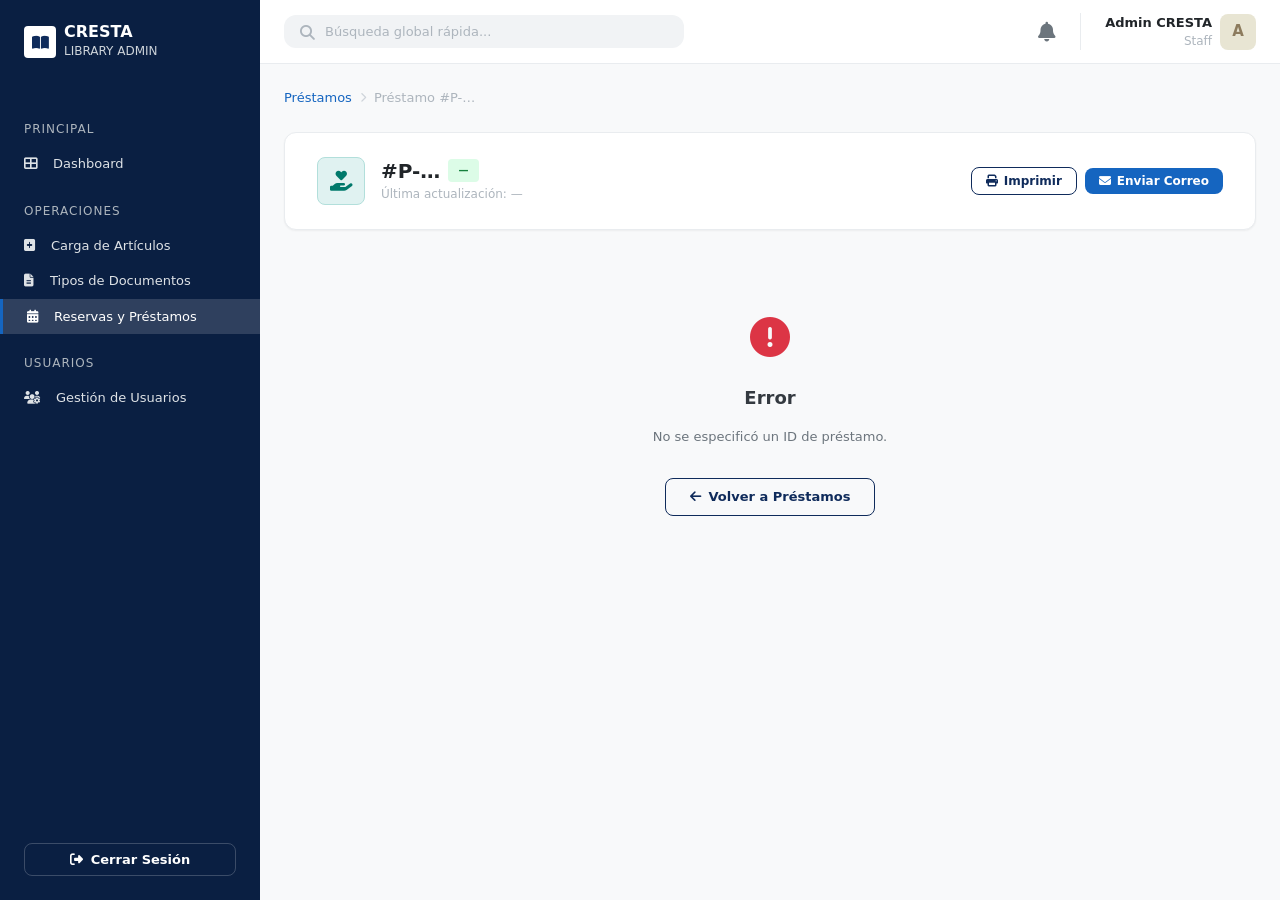
<file: templates/panel-staff/detalle-prestamo.html>
<!DOCTYPE html>
<html lang="es">
<head>
    <meta charset="UTF-8">
    <meta name="viewport" content="width=device-width, initial-scale=1.0">
    <title>Detalle de Préstamo | CRESTA Admin</title>
    <meta name="robots" content="noindex">

    <!-- CSS Base -->
    <link rel="stylesheet" href="../../css/reset.css">
    <link rel="stylesheet" href="../../css/variables.css">
    <link rel="stylesheet" href="../../css/layout.css">
    <link rel="stylesheet" href="../../css/components.css">
    <!-- CSS Admin panel (sidebar, header) -->
    <link rel="stylesheet" href="../../css/pages/vista-general.css">
    <!-- CSS Circulación (badges, etc.) -->
    <link rel="stylesheet" href="../../css/pages/gestion-circulacion.css">
    <!-- CSS Específico de esta vista (reutiliza el layout de detalle-reserva) -->
    <link rel="stylesheet" href="../../css/pages/detalle-reserva.css">
    <!-- CSS Específico de préstamo (overrides y extras) -->
    <link rel="stylesheet" href="../../css/pages/detalle-prestamo.css">

    <!-- Iconos -->
    <link rel="stylesheet" href="https://cdnjs.cloudflare.com/ajax/libs/font-awesome/6.4.0/css/all.min.css">
</head>
<body>

<div class="admin-layout">

    <!-- ========== SIDEBAR ========== -->
    <aside class="admin-sidebar" id="sidebar">
        <div class="sidebar__header">
            <div class="sidebar__logo-icon">
                <i class="fas fa-book-open"></i>
            </div>
            <div class="sidebar__title">
                <span class="sidebar__title-main">CRESTA</span>
                <span class="sidebar__title-sub">LIBRARY ADMIN</span>
            </div>
        </div>

        <nav class="sidebar__menu">
            <div class="sidebar__section-title">Principal</div>
            <a href="vista-general.html" class="sidebar__link">
                <i class="fas fa-th-large"></i> Dashboard
            </a>

            <div class="sidebar__section-title">Operaciones</div>
            <a href="carga-articulos.html" class="sidebar__link">
                <i class="fas fa-plus-square"></i> Carga de Artículos
            </a>
            <a href="#" class="sidebar__link">
                <i class="fas fa-file-alt"></i> Tipos de Documentos
            </a>
            <a href="gestion-circulacion.html" class="sidebar__link sidebar__link--active">
                <i class="fas fa-calendar-alt"></i> Reservas y Préstamos
            </a>

            <div class="sidebar__section-title">Usuarios</div>
            <a href="gestion-usuarios.html" class="sidebar__link">
                <i class="fas fa-users-cog"></i> Gestión de Usuarios
            </a>
        </nav>

        <div class="sidebar__footer">
            <button class="btn btn--outline sidebar__logout" id="btnLogout"
                    style="border-color: rgba(255,255,255,0.2); color: white;">
                <i class="fas fa-sign-out-alt"></i> Cerrar Sesión
            </button>
        </div>
    </aside>

    <!-- ========== MAIN CONTENT ========== -->
    <main class="admin-main">

        <!-- Navbar Superior -->
        <header class="admin-header">
            <button class="btn admin-header__mobile-toggle" id="sidebarToggle" aria-label="Abrir menú">
                <i class="fas fa-bars"></i>
            </button>

            <div class="admin-header__search">
                <i class="fas fa-search"></i>
                <input type="text" class="form-input" placeholder="Búsqueda global rápida..." id="globalSearch">
            </div>

            <div class="admin-header__actions">
                <div class="admin-header__noti" title="Notificaciones">
                    <i class="fas fa-bell"></i>
                </div>

                <div class="admin-header__user">
                    <div class="admin-header__user-info">
                        <span class="admin-header__user-name" id="headerUserName">Admin CRESTA</span>
                        <span class="admin-header__user-role">Staff</span>
                    </div>
                    <div class="admin-header__avatar" id="headerUserAvatar">A</div>
                </div>
            </div>
        </header>

        <!-- Contenido de la pantalla -->
        <div class="admin-content">

            <!-- Breadcrumb -->
            <nav class="rd-breadcrumb" aria-label="Breadcrumb">
                <a href="gestion-circulacion.html" class="rd-breadcrumb__link">Préstamos</a>
                <span class="rd-breadcrumb__sep"><i class="fas fa-chevron-right"></i></span>
                <span class="rd-breadcrumb__current" id="breadcrumbCurrent">Préstamo #P-…</span>
            </nav>

            <!-- ── Loan Header ── -->
            <div class="rd-header dp-header">
                <div class="rd-header__left">
                    <div class="rd-header__icon dp-header__icon">
                        <i class="fas fa-hand-holding-heart"></i>
                    </div>
                    <div class="rd-header__info">
                        <div class="rd-header__title-row">
                            <h1 class="rd-header__id" id="dpId">#P-…</h1>
                            <span class="status-badge status-badge--active" id="dpEstadoBadge">—</span>
                        </div>
                        <p class="rd-header__meta" id="dpMeta">Última actualización: —</p>
                    </div>
                </div>
                <div class="rd-header__actions">
                    <button class="btn btn--outline rd-btn-action" id="btnReturn" style="display:none;">
                        <i class="fas fa-undo-alt"></i> Devolver
                    </button>
                    <button class="btn btn--outline rd-btn-action" id="btnPrint">
                        <i class="fas fa-print"></i> Imprimir
                    </button>
                    <button class="btn btn--accent rd-btn-action" id="btnSendEmail">
                        <i class="fas fa-envelope"></i> Enviar Correo
                    </button>
                </div>
            </div>

            <!-- ── Content Grid ── -->
            <div class="rd-grid">

                <!-- LEFT COLUMN -->
                <div class="rd-col-left">

                    <!-- User Information -->
                    <section class="rd-card" id="cardUserInfo">
                        <div class="rd-card__header">
                            <i class="fas fa-user-circle rd-card__header-icon"></i>
                            <h2 class="rd-card__title">Información del Lector</h2>
                        </div>
                        <div class="rd-card__body">
                            <div class="rd-info-grid">
                                <div class="rd-info-item">
                                    <span class="rd-info-item__label">LECTOR</span>
                                    <span class="rd-info-item__value" id="dpUsuario">—</span>
                                </div>
                                <div class="rd-info-item">
                                    <span class="rd-info-item__label">ID</span>
                                    <span class="rd-info-item__value" id="dpUsuarioId">—</span>
                                </div>
                                <div class="rd-info-item">
                                    <span class="rd-info-item__label">EMAIL</span>
                                    <span class="rd-info-item__value" id="dpEmail">—</span>
                                </div>
                                <div class="rd-info-item">
                                    <span class="rd-info-item__label">CARRERA</span>
                                    <span class="rd-info-item__value" id="dpCarrera">—</span>
                                </div>
                            </div>
                        </div>
                    </section>

                    <!-- Loan Details -->
                    <section class="rd-card" id="cardLoanDetails">
                        <div class="rd-card__header">
                            <i class="fas fa-file-contract rd-card__header-icon"></i>
                            <h2 class="rd-card__title">Detalles del Préstamo</h2>
                        </div>
                        <div class="rd-card__body">
                            <div class="rd-info-grid">
                                <div class="rd-info-item">
                                    <span class="rd-info-item__label">TIPO DE PRÉSTAMO</span>
                                    <span class="rd-info-item__value" id="dpTipoPrestamo">—</span>
                                </div>
                                <div class="rd-info-item">
                                    <span class="rd-info-item__label">FECHA PRÉSTAMO</span>
                                    <span class="rd-info-item__value" id="dpFechaPrestamo">—</span>
                                </div>
                                <div class="rd-info-item">
                                    <span class="rd-info-item__label">FECHA VENCIMIENTO</span>
                                    <span class="rd-info-item__value" id="dpFechaVencimiento">—</span>
                                </div>
                                <div class="rd-info-item">
                                    <span class="rd-info-item__label">FECHA DEVOLUCIÓN</span>
                                    <span class="rd-info-item__value" id="dpFechaDevolucion">—</span>
                                </div>
                                <div class="rd-info-item">
                                    <span class="rd-info-item__label">RENOVACIONES</span>
                                    <span class="rd-info-item__value" id="dpRenovaciones">—</span>
                                </div>
                                <div class="rd-info-item">
                                    <span class="rd-info-item__label">RESERVA ASOCIADA</span>
                                    <span class="rd-info-item__value" id="dpReservaAsociada">—</span>
                                </div>
                            </div>
                        </div>
                    </section>

                    <!-- Book / Ejemplar Details -->
                    <section class="rd-card" id="cardBookDetails">
                        <div class="rd-card__header">
                            <i class="fas fa-book-open rd-card__header-icon"></i>
                            <h2 class="rd-card__title">Detalles del Ejemplar</h2>
                        </div>
                        <div class="rd-card__body">
                            <div class="rd-info-grid">
                                <div class="rd-info-item">
                                    <span class="rd-info-item__label">TÍTULO</span>
                                    <span class="rd-info-item__value" id="dpLibro">—</span>
                                </div>
                                <div class="rd-info-item">
                                    <span class="rd-info-item__label">SIGNATURA TOPOGRÁFICA</span>
                                    <span class="rd-info-item__value" id="dpSignatura">—</span>
                                </div>
                                <div class="rd-info-item">
                                    <span class="rd-info-item__label">CÓDIGO DE BARRAS</span>
                                    <span class="rd-info-item__value" id="dpCodigoBarras">—</span>
                                </div>
                                <div class="rd-info-item">
                                    <span class="rd-info-item__label">ESTADO FÍSICO</span>
                                    <span class="rd-info-item__value" id="dpEstadoFisico">
                                        <span class="rd-dot rd-dot--green"></span> —
                                    </span>
                                </div>
                            </div>
                        </div>
                    </section>

                </div>

                <!-- RIGHT COLUMN -->
                <div class="rd-col-right">

                    <!-- Countdown / Status indicator -->
                    <section class="dp-status-card" id="dpStatusCard">
                        <div class="dp-status-card__icon" id="dpStatusIcon">
                            <i class="fas fa-hourglass-half"></i>
                        </div>
                        <div class="dp-status-card__info">
                            <p class="dp-status-card__label" id="dpStatusLabel">DÍAS RESTANTES</p>
                            <p class="dp-status-card__value" id="dpStatusValue">—</p>
                        </div>
                    </section>

                    <!-- Timeline -->
                    <section class="rd-card" id="cardTimeline">
                        <div class="rd-card__header">
                            <i class="fas fa-clock rd-card__header-icon"></i>
                            <h2 class="rd-card__title">Historial del Préstamo</h2>
                        </div>
                        <div class="rd-card__body">
                            <div class="rd-timeline" id="dpTimeline">
                                <!-- JS populates timeline events -->
                            </div>
                        </div>
                    </section>

                    <!-- Librarian Notes -->
                    <section class="rd-card" id="cardNotes">
                        <div class="rd-card__header">
                            <i class="fas fa-sticky-note rd-card__header-icon"></i>
                            <h2 class="rd-card__title">Notas del Bibliotecario</h2>
                            <button class="rd-card__header-action" id="btnAddNote" title="Agregar nota">
                                <i class="fas fa-plus"></i>
                            </button>
                        </div>
                        <div class="rd-card__body">
                            <div class="rd-notes" id="dpNotes">
                                <!-- JS populates notes -->
                                <div class="rd-note rd-note--empty" id="dpNotesEmpty">
                                    <p>No hay notas para este préstamo.</p>
                                </div>
                            </div>
                        </div>
                    </section>

                </div>

            </div><!-- /rd-grid -->

        </div><!-- /admin-content -->
    </main>
</div><!-- /admin-layout -->


<script type="module" src="../../js/pages/detalle-prestamo.js"></script>
</body>
</html>
</file>
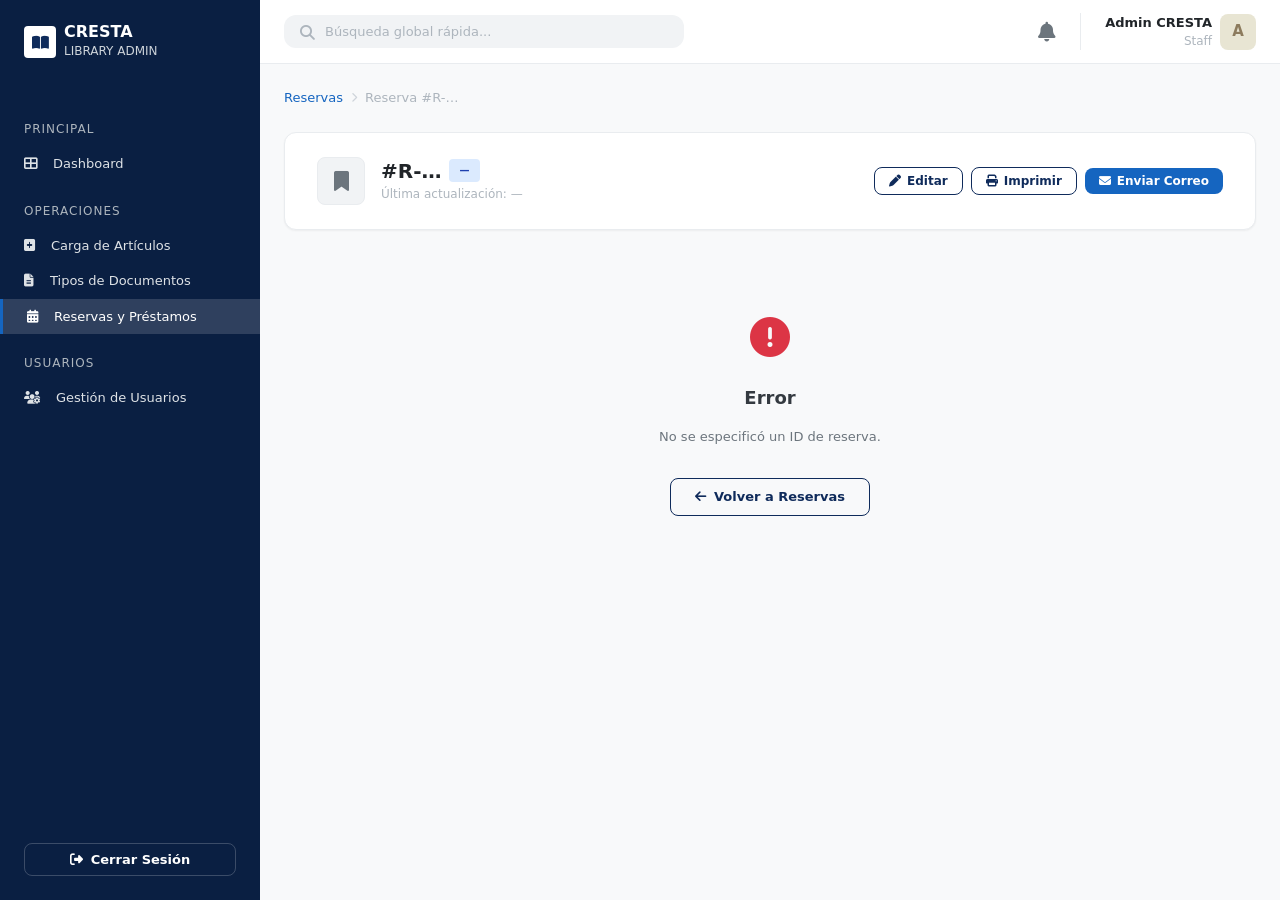
<file: templates/panel-staff/detalle-reserva.html>
<!DOCTYPE html>
<html lang="es">
<head>
    <meta charset="UTF-8">
    <meta name="viewport" content="width=device-width, initial-scale=1.0">
    <title>Detalle de Reserva | CRESTA Admin</title>
    <meta name="robots" content="noindex">

    <!-- CSS Base -->
    <link rel="stylesheet" href="../../css/reset.css">
    <link rel="stylesheet" href="../../css/variables.css">
    <link rel="stylesheet" href="../../css/layout.css">
    <link rel="stylesheet" href="../../css/components.css">
    <!-- CSS Admin panel (sidebar, header) -->
    <link rel="stylesheet" href="../../css/pages/vista-general.css">
    <!-- CSS Circulación (badges, etc.) -->
    <link rel="stylesheet" href="../../css/pages/gestion-circulacion.css">
    <!-- CSS Específico de esta vista -->
    <link rel="stylesheet" href="../../css/pages/detalle-reserva.css">

    <!-- Iconos -->
    <link rel="stylesheet" href="https://cdnjs.cloudflare.com/ajax/libs/font-awesome/6.4.0/css/all.min.css">
</head>
<body>

<div class="admin-layout">

    <!-- ========== SIDEBAR ========== -->
    <aside class="admin-sidebar" id="sidebar">
        <div class="sidebar__header">
            <div class="sidebar__logo-icon">
                <i class="fas fa-book-open"></i>
            </div>
            <div class="sidebar__title">
                <span class="sidebar__title-main">CRESTA</span>
                <span class="sidebar__title-sub">LIBRARY ADMIN</span>
            </div>
        </div>

        <nav class="sidebar__menu">
            <div class="sidebar__section-title">Principal</div>
            <a href="vista-general.html" class="sidebar__link">
                <i class="fas fa-th-large"></i> Dashboard
            </a>

            <div class="sidebar__section-title">Operaciones</div>
            <a href="carga-articulos.html" class="sidebar__link">
                <i class="fas fa-plus-square"></i> Carga de Artículos
            </a>
            <a href="#" class="sidebar__link">
                <i class="fas fa-file-alt"></i> Tipos de Documentos
            </a>
            <a href="gestion-circulacion.html" class="sidebar__link sidebar__link--active">
                <i class="fas fa-calendar-alt"></i> Reservas y Préstamos
            </a>

            <div class="sidebar__section-title">Usuarios</div>
            <a href="gestion-usuarios.html" class="sidebar__link">
                <i class="fas fa-users-cog"></i> Gestión de Usuarios
            </a>
        </nav>

        <div class="sidebar__footer">
            <button class="btn btn--outline sidebar__logout" id="btnLogout"
                    style="border-color: rgba(255,255,255,0.2); color: white;">
                <i class="fas fa-sign-out-alt"></i> Cerrar Sesión
            </button>
        </div>
    </aside>

    <!-- ========== MAIN CONTENT ========== -->
    <main class="admin-main">

        <!-- Navbar Superior -->
        <header class="admin-header">
            <button class="btn admin-header__mobile-toggle" id="sidebarToggle" aria-label="Abrir menú">
                <i class="fas fa-bars"></i>
            </button>

            <div class="admin-header__search">
                <i class="fas fa-search"></i>
                <input type="text" class="form-input" placeholder="Búsqueda global rápida..." id="globalSearch">
            </div>

            <div class="admin-header__actions">
                <div class="admin-header__noti" title="Notificaciones">
                    <i class="fas fa-bell"></i>
                </div>

                <div class="admin-header__user">
                    <div class="admin-header__user-info">
                        <span class="admin-header__user-name" id="headerUserName">Admin CRESTA</span>
                        <span class="admin-header__user-role">Staff</span>
                    </div>
                    <div class="admin-header__avatar" id="headerUserAvatar">A</div>
                </div>
            </div>
        </header>

        <!-- Contenido de la pantalla -->
        <div class="admin-content">

            <!-- Breadcrumb -->
            <nav class="rd-breadcrumb" aria-label="Breadcrumb">
                <a href="gestion-circulacion.html" class="rd-breadcrumb__link">Reservas</a>
                <span class="rd-breadcrumb__sep"><i class="fas fa-chevron-right"></i></span>
                <span class="rd-breadcrumb__current" id="breadcrumbCurrent">Reserva #R-…</span>
            </nav>

            <!-- ── Reservation Header ── -->
            <div class="rd-header">
                <div class="rd-header__left">
                    <div class="rd-header__icon">
                        <i class="fas fa-bookmark"></i>
                    </div>
                    <div class="rd-header__info">
                        <div class="rd-header__title-row">
                            <h1 class="rd-header__id" id="rdId">#R-…</h1>
                            <span class="status-badge status-badge--approved" id="rdEstadoBadge">—</span>
                        </div>
                        <p class="rd-header__meta" id="rdMeta">Última actualización: —</p>
                    </div>
                </div>
                <div class="rd-header__actions">
                    <button class="btn btn--outline rd-btn-action" id="btnEdit">
                        <i class="fas fa-pen"></i> Editar
                    </button>
                    <button class="btn btn--outline rd-btn-action" id="btnPrint">
                        <i class="fas fa-print"></i> Imprimir
                    </button>
                    <button class="btn btn--accent rd-btn-action" id="btnSendEmail">
                        <i class="fas fa-envelope"></i> Enviar Correo
                    </button>
                </div>
            </div>

            <!-- ── Content Grid ── -->
            <div class="rd-grid">

                <!-- LEFT COLUMN -->
                <div class="rd-col-left">

                    <!-- User Information -->
                    <section class="rd-card" id="cardUserInfo">
                        <div class="rd-card__header">
                            <i class="fas fa-user-circle rd-card__header-icon"></i>
                            <h2 class="rd-card__title">Información del Usuario</h2>
                        </div>
                        <div class="rd-card__body">
                            <div class="rd-info-grid">
                                <div class="rd-info-item">
                                    <span class="rd-info-item__label">USUARIO</span>
                                    <span class="rd-info-item__value" id="rdUsuario">—</span>
                                </div>
                                <div class="rd-info-item">
                                    <span class="rd-info-item__label">ID</span>
                                    <span class="rd-info-item__value" id="rdUsuarioId">—</span>
                                </div>
                                <div class="rd-info-item">
                                    <span class="rd-info-item__label">EMAIL</span>
                                    <span class="rd-info-item__value" id="rdEmail">—</span>
                                </div>
                                <div class="rd-info-item">
                                    <span class="rd-info-item__label">CARRERA</span>
                                    <span class="rd-info-item__value" id="rdCarrera">—</span>
                                </div>
                            </div>
                        </div>
                    </section>

                    <!-- Book Details -->
                    <section class="rd-card" id="cardBookDetails">
                        <div class="rd-card__header">
                            <i class="fas fa-book-open rd-card__header-icon"></i>
                            <h2 class="rd-card__title">Detalles del Libro</h2>
                        </div>
                        <div class="rd-card__body">
                            <div class="rd-info-grid">
                                <div class="rd-info-item">
                                    <span class="rd-info-item__label">LIBRO</span>
                                    <span class="rd-info-item__value" id="rdLibro">—</span>
                                </div>
                                <div class="rd-info-item">
                                    <span class="rd-info-item__label">ISBN</span>
                                    <span class="rd-info-item__value" id="rdIsbn">—</span>
                                </div>
                                <div class="rd-info-item">
                                    <span class="rd-info-item__label">TEMAS</span>
                                    <span class="rd-info-item__value" id="rdCategoria">—</span>
                                </div>
                                <div class="rd-info-item">
                                    <span class="rd-info-item__label">ESTADO FÍSICO</span>
                                    <span class="rd-info-item__value" id="rdEstadoFisico">
                                        <span class="rd-dot rd-dot--green"></span> —
                                    </span>
                                </div>
                            </div>
                        </div>
                    </section>

                </div>

                <!-- RIGHT COLUMN -->
                <div class="rd-col-right">

                    <!-- Timeline -->
                    <section class="rd-card" id="cardTimeline">
                        <div class="rd-card__header">
                            <i class="fas fa-clock rd-card__header-icon"></i>
                            <h2 class="rd-card__title">Historial de la Reserva</h2>
                        </div>
                        <div class="rd-card__body">
                            <div class="rd-timeline" id="rdTimeline">
                                <!-- JS populates timeline events -->
                            </div>

                            <!-- Fecha Límite -->
                            <div class="rd-deadline" id="rdDeadlineBox"> 
                                <div class="rd-deadline__icon">
                                    <i class="fas fa-calendar-alt"></i>
                                </div>
                                <div class="rd-deadline__label">FECHA LÍMITE</div>
                                <div class="rd-deadline__date" id="rdFechaLimite">—</div>
                            </div>
                        </div>
                    </section>

                    <!-- Librarian Notes -->
                    <section class="rd-card" id="cardNotes">
                        <div class="rd-card__header">
                            <i class="fas fa-sticky-note rd-card__header-icon"></i>
                            <h2 class="rd-card__title">Notas del Bibliotecario</h2>
                            <button class="rd-card__header-action" id="btnAddNote" title="Agregar nota">
                                <i class="fas fa-plus"></i>
                            </button>
                        </div>
                        <div class="rd-card__body">
                            <div class="rd-notes" id="rdNotes">
                                <!-- JS populates notes -->
                                <div class="rd-note rd-note--empty" id="rdNotesEmpty">
                                    <p>No hay notas para esta reserva.</p>
                                </div>
                            </div>
                        </div>
                    </section>

                </div>

            </div><!-- /rd-grid -->

        </div><!-- /admin-content -->
    </main>
</div><!-- /admin-layout -->

<script type="module" src="../../js/pages/detalle-reserva.js"></script>
</body>
</html>
</file>
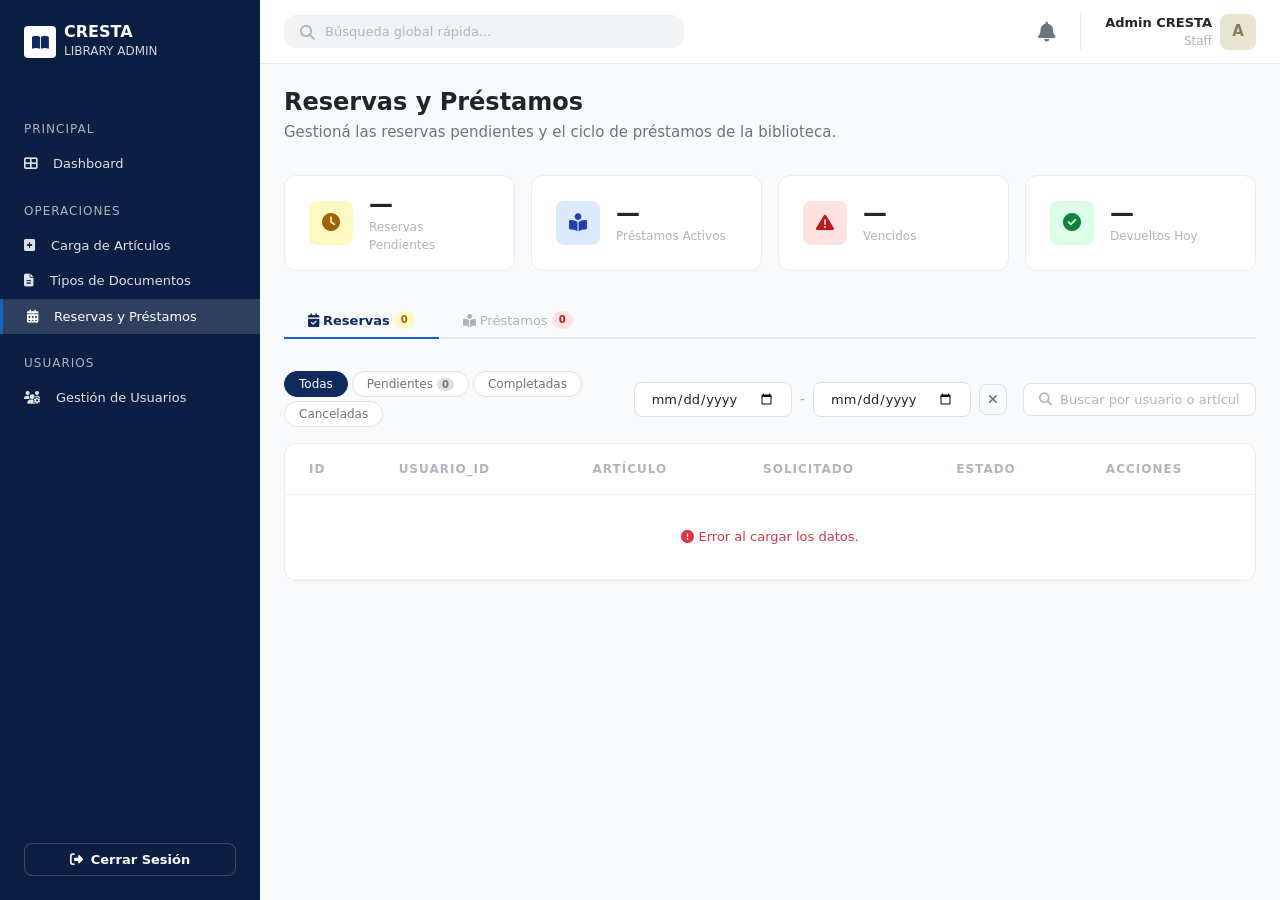
<file: templates/panel-staff/gestion-circulacion.html>
<!DOCTYPE html>
<html lang="es">
<head>
    <meta charset="UTF-8">
    <meta name="viewport" content="width=device-width, initial-scale=1.0">
    <title>Reservas y Préstamos | CRESTA Admin</title>
    <meta name="robots" content="noindex">

    <!-- CSS Base -->
    <link rel="stylesheet" href="../../css/reset.css">
    <link rel="stylesheet" href="../../css/variables.css">
    <link rel="stylesheet" href="../../css/layout.css">
    <link rel="stylesheet" href="../../css/components.css">
    <!-- CSS Específico del panel admin (sidebar, header, tablas) -->
    <link rel="stylesheet" href="../../css/pages/vista-general.css">
    <!-- CSS Específico de esta vista -->
    <link rel="stylesheet" href="../../css/pages/gestion-circulacion.css">

    <!-- Iconos -->
    <link rel="stylesheet" href="https://cdnjs.cloudflare.com/ajax/libs/font-awesome/6.4.0/css/all.min.css">
</head>
<body>

<div class="admin-layout">

    <!-- ========== SIDEBAR ========== -->
    <aside class="admin-sidebar" id="sidebar">
        <div class="sidebar__header">
            <div class="sidebar__logo-icon">
                <i class="fas fa-book-open"></i>
            </div>
            <div class="sidebar__title">
                <span class="sidebar__title-main">CRESTA</span>
                <span class="sidebar__title-sub">LIBRARY ADMIN</span>
            </div>
        </div>

        <nav class="sidebar__menu">
            <div class="sidebar__section-title">Principal</div>
            <a href="vista-general.html" class="sidebar__link">
                <i class="fas fa-th-large"></i> Dashboard
            </a>

            <div class="sidebar__section-title">Operaciones</div>
            <a href="carga-articulos.html" class="sidebar__link">
                <i class="fas fa-plus-square"></i> Carga de Artículos
            </a>
            <a href="#" class="sidebar__link">
                <i class="fas fa-file-alt"></i> Tipos de Documentos
            </a>
            <a href="gestion-circulacion.html" class="sidebar__link sidebar__link--active">
                <i class="fas fa-calendar-alt"></i> Reservas y Préstamos
            </a>

            <div class="sidebar__section-title">Usuarios</div>
            <a href="gestion-usuarios.html" class="sidebar__link">
                <i class="fas fa-users-cog"></i> Gestión de Usuarios
            </a>
        </nav>

        <div class="sidebar__footer">
            <button class="btn btn--outline sidebar__logout" id="btnLogout"
                    style="border-color: rgba(255,255,255,0.2); color: white;">
                <i class="fas fa-sign-out-alt"></i> Cerrar Sesión
            </button>
        </div>
    </aside>

    <!-- ========== MAIN CONTENT ========== -->
    <main class="admin-main">

        <!-- Navbar Superior -->
        <header class="admin-header">
            <button class="btn admin-header__mobile-toggle" id="sidebarToggle" aria-label="Abrir menú">
                <i class="fas fa-bars"></i>
            </button>

            <div class="admin-header__search">
                <i class="fas fa-search"></i>
                <input type="text" class="form-input" placeholder="Búsqueda global rápida..." id="globalSearch">
            </div>

            <div class="admin-header__actions">
                <div class="admin-header__noti" title="Notificaciones">
                    <i class="fas fa-bell"></i>
                </div>

                <div class="admin-header__user">
                    <div class="admin-header__user-info">
                        <span class="admin-header__user-name" id="headerUserName">Admin CRESTA</span>
                        <span class="admin-header__user-role">Staff</span>
                    </div>
                    <div class="admin-header__avatar" id="headerUserAvatar">A</div>
                </div>
            </div>
        </header>

        <!-- Contenido de la pantalla -->
        <div class="admin-content">

            <!-- Page header -->
            <div class="admin-page-header">
                <div>
                    <h1 class="admin-page-title">Reservas y Préstamos</h1>
                    <p class="admin-page-subtitle">Gestioná las reservas pendientes y el ciclo de préstamos de la biblioteca.</p>
                </div>
            </div>

            <!-- ── Stats ── -->
            <div class="circ-stats" id="circStats">
                <div class="circ-stat-card">
                    <div class="circ-stat-card__icon circ-stat-card__icon--warning">
                        <i class="fas fa-clock"></i>
                    </div>
                    <div class="circ-stat-card__body">
                        <p class="circ-stat-card__value" id="statReservasPendientes">—</p>
                        <p class="circ-stat-card__label">Reservas Pendientes</p>
                    </div>
                </div>

                <div class="circ-stat-card">
                    <div class="circ-stat-card__icon circ-stat-card__icon--info">
                        <i class="fas fa-book-reader"></i>
                    </div>
                    <div class="circ-stat-card__body">
                        <p class="circ-stat-card__value" id="statPrestamosActivos">—</p>
                        <p class="circ-stat-card__label">Préstamos Activos</p>
                    </div>
                </div>

                <div class="circ-stat-card">
                    <div class="circ-stat-card__icon circ-stat-card__icon--danger">
                        <i class="fas fa-exclamation-triangle"></i>
                    </div>
                    <div class="circ-stat-card__body">
                        <p class="circ-stat-card__value" id="statVencidos">—</p>
                        <p class="circ-stat-card__label">Vencidos</p>
                    </div>
                </div>

                <div class="circ-stat-card">
                    <div class="circ-stat-card__icon circ-stat-card__icon--success">
                        <i class="fas fa-check-circle"></i>
                    </div>
                    <div class="circ-stat-card__body">
                        <p class="circ-stat-card__value" id="statDevueltosHoy">—</p>
                        <p class="circ-stat-card__label">Devueltos Hoy</p>
                    </div>
                </div>
            </div>

            <!-- ── Tabs ── -->
            <div class="circ-tabs" role="tablist">
                <button class="circ-tab circ-tab--active" data-tab="reservas" role="tab" aria-selected="true">
                    <i class="fas fa-calendar-check"></i> Reservas
                    <span class="circ-tab__badge circ-tab__badge--warning" id="badgeReservasPendientes">0</span>
                </button>
                <button class="circ-tab" data-tab="prestamos" role="tab" aria-selected="false">
                    <i class="fas fa-book-reader"></i> Préstamos
                    <span class="circ-tab__badge circ-tab__badge--danger" id="badgePrestamosVencidos">0</span>
                </button>
            </div>

            <!-- ══════════════════════════════════════════════════ -->
            <!-- PANEL: Reservas                                    -->
            <!-- ══════════════════════════════════════════════════ -->
            <div class="circ-panel circ-panel--active" id="panel-reservas" role="tabpanel">

                <!-- Toolbar: filtros + búsqueda -->
                <div class="circ-toolbar">
                    <div class="circ-filters" role="group" aria-label="Filtrar reservas">
                        <button class="circ-filter circ-filter--active" data-filter="todas">Todas</button>
                        <button class="circ-filter" id="btnReservasPendientes" data-filter="pendiente">
                            Pendientes
                            <span class="circ-filter__count" id="countPendientes">0</span>
                        </button>
                        <button class="circ-filter" data-filter="completada">Completadas</button>
                        <button class="circ-filter" data-filter="cancelada">Canceladas</button>
                    </div>

                    <div class="circ-date-filters" style="display: flex; gap: var(--spacing-sm); align-items: center;">
                        <input type="date" class="form-input" id="reservaFechaDesde" title="Fecha Desde">
                        <span style="color: var(--color-gray-500);">-</span>
                        <input type="date" class="form-input" id="reservaFechaHasta" title="Fecha Hasta">
                        <button class="btn btn--outline" id="btnLimpiarFechasReservas" title="Limpiar fechas" style="padding: 0.5rem; border-color: var(--color-gray-300); color: var(--color-gray-600);">
                            <i class="fas fa-times"></i>
                        </button>
                    </div>

                    <div class="circ-search">
                        <i class="fas fa-search"></i>
                        <input type="text" class="form-input circ-search__input"
                               placeholder="Buscar por usuario o artículo..."
                               id="searchReservas" autocomplete="off">
                    </div>
                </div>

                <!-- Tabla de reservas -->
                <div class="table-card">
                    <div class="table-responsive">
                        <table class="admin-table" id="tableReservas">
                            <thead>
                                <tr>
                                    <th>ID</th>
                                    <th>Usuario_ID</th>
                                    <th>Artículo</th>
                                    <th>Solicitado</th>
                                    <th>Estado</th>
                                    <th>Acciones</th>
                                </tr>
                            </thead>
                            <tbody id="tbodyReservas">
                            </tbody>
                        </table>
                    </div>

                    <!-- Estado vacío (JS lo muestra cuando no hay resultados) -->
                    <div class="circ-empty-state" id="emptyReservas" hidden>
                        <div class="circ-empty-state__icon">
                            <i class="fas fa-calendar-times"></i>
                        </div>
                        <p class="circ-empty-state__title">Sin reservas</p>
                        <p class="circ-empty-state__desc">No hay reservas que coincidan con el filtro seleccionado.</p>
                    </div>
                </div>
                <!-- Paginación -->
                <div class="pagination" id="reservasPagination"></div>
            </div>
            
            <!-- /panel-reservas -->

            <!-- ══════════════════════════════════════════════════ -->
            <!-- PANEL: Préstamos                                   -->
            <!-- ══════════════════════════════════════════════════ -->
            <div class="circ-panel" id="panel-prestamos" role="tabpanel">

                <!-- Toolbar -->
                <div class="circ-toolbar">
                    <div class="circ-filters" role="group" aria-label="Filtrar préstamos">
                        <button class="circ-filter circ-filter--active" data-filter="todos">Todos</button>
                        <button class="circ-filter" data-filter="vigente">Vigentes</button>
                        <button class="circ-filter circ-filter--danger" data-filter="completado_vencido">
                            Vencidos
                            <span class="circ-filter__count" id="countVencidos">0</span>
                        </button>
                        <button class="circ-filter" data-filter="completado_exito">Devueltos</button>
                    </div>

                    <div class="circ-date-filters" style="display: flex; gap: var(--spacing-sm); align-items: center;">
                        <input type="date" class="form-input" id="prestamoFechaDesde" title="Fecha Desde">
                        <span style="color: var(--color-gray-500);">-</span>
                        <input type="date" class="form-input" id="prestamoFechaHasta" title="Fecha Hasta">
                        <button class="btn btn--outline" id="btnLimpiarFechasPrestamos" title="Limpiar fechas" style="padding: 0.5rem; border-color: var(--color-gray-300); color: var(--color-gray-600);">
                            <i class="fas fa-times"></i>
                        </button>
                    </div>

                    <div class="circ-search">
                        <i class="fas fa-search"></i>
                        <input type="text" class="form-input circ-search__input"
                               placeholder="Buscar por usuario o artículo..."
                               id="searchPrestamos" autocomplete="off">
                    </div>
                </div>

                <!-- Tabla de préstamos -->
                <div class="table-card">
                    <div class="table-responsive">
                        <table class="admin-table" id="tablePrestamos">
                            <thead>
                                <tr>
                                    <th>ID</th>
                                    <th>Usuario_ID</th>
                                    <th>Artículo</th>
                                    <th>Prestado</th>
                                    <th>Vence</th>
                                    <th>Estado</th>
                                    <th>Acciones</th>
                                </tr>
                            </thead>
                            <tbody id="tbodyPrestamos">
                                <!-- Fila activa -->
                                <tr>
                                    <td class="circ-id">#P-2087</td>
                                    <td>
                                        <div class="circ-user-cell">
                                            <div class="circ-user-cell__avatar">LP</div>
                                            <div>
                                                <p class="circ-user-cell__name">Lucas Pérez</p>
                                                <p class="circ-user-cell__sub">Legajo L-44201</p>
                                            </div>
                                        </div>
                                    </td>
                                    <td>
                                        <div class="circ-article-cell">
                                            <p class="circ-article-cell__title">Introducción a la Programación</p>
                                            <p class="circ-article-cell__sub">Kernighan, B.</p>
                                        </div>
                                    </td>
                                    <td class="circ-date">10 abr</td>
                                    <td class="circ-date">24 abr</td>
                                    <td><span class="status-badge status-badge--active">Activo</span></td>
                                    <td>
                                        <div class="circ-actions">
                                            <button class="btn-action btn-action--return"
                                                    title="Registrar devolución" data-id="2087">
                                                <i class="fas fa-undo-alt"></i> Devolver
                                            </button>
                                            <button class="btn-action btn-action--extend"
                                                    title="Extender plazo" data-id="2087">
                                                <i class="fas fa-calendar-plus"></i>
                                            </button>
                                        </div>
                                    </td>
                                </tr>
                                <!-- Fila vencida -->
                                <tr class="circ-row--overdue">
                                    <td class="circ-id">#P-2071</td>
                                    <td>
                                        <div class="circ-user-cell">
                                            <div class="circ-user-cell__avatar">CR</div>
                                            <div>
                                                <p class="circ-user-cell__name">Carlos Ruiz</p>
                                                <p class="circ-user-cell__sub">DNI 32.100.456</p>
                                            </div>
                                        </div>
                                    </td>
                                    <td>
                                        <div class="circ-article-cell">
                                            <p class="circ-article-cell__title">Álgebra Lineal</p>
                                            <p class="circ-article-cell__sub">Grossman, S.</p>
                                        </div>
                                    </td>
                                    <td class="circ-date">25 mar</td>
                                    <td class="circ-date circ-date--overdue">
                                        <i class="fas fa-exclamation-circle"></i> 8 abr
                                    </td>
                                    <td><span class="status-badge status-badge--overdue">Vencido</span></td>
                                    <td>
                                        <div class="circ-actions">
                                            <button class="btn-action btn-action--return"
                                                    title="Registrar devolución" data-id="2071">
                                                <i class="fas fa-undo-alt"></i> Devolver
                                            </button>
                                        </div>
                                    </td>
                                </tr>
                                <!-- Fila devuelta -->
                                <tr>
                                    <td class="circ-id">#P-2065</td>
                                    <td>
                                        <div class="circ-user-cell">
                                            <div class="circ-user-cell__avatar">MG</div>
                                            <div>
                                                <p class="circ-user-cell__name">María García</p>
                                                <p class="circ-user-cell__sub">DNI 28.901.234</p>
                                            </div>
                                        </div>
                                    </td>
                                    <td>
                                        <div class="circ-article-cell">
                                            <p class="circ-article-cell__title">Física Universitaria — Vol. I</p>
                                            <p class="circ-article-cell__sub">Young &amp; Freedman</p>
                                        </div>
                                    </td>
                                    <td class="circ-date">1 abr</td>
                                    <td class="circ-date">15 abr</td>
                                    <td><span class="status-badge status-badge--returned">Devuelto</span></td>
                                    <td>
                                        <div class="circ-actions">
                                            <button class="btn-action btn-action--view"
                                                    title="Ver historial" data-id="2065">
                                                <i class="fas fa-eye"></i>
                                            </button>
                                        </div>
                                    </td>
                                </tr>
                            </tbody>
                        </table>
                    </div>

                    <!-- Estado vacío -->
                    <div class="circ-empty-state" id="emptyPrestamos" hidden>
                        <div class="circ-empty-state__icon">
                            <i class="fas fa-book-open"></i>
                        </div>
                        <p class="circ-empty-state__title">Sin préstamos</p>
                        <p class="circ-empty-state__desc">No hay préstamos que coincidan con el filtro seleccionado.</p>
                    </div>
                </div>
                <!-- Paginación -->
                <div class="pagination" id="prestamosPagination"></div>
            </div>
            <!-- /panel-prestamos -->
             

        </div><!-- /admin-content -->
    </main>
</div><!-- /admin-layout -->

<!-- ========================================================== -->
<!-- MODALES                                                     -->
<!-- ========================================================== -->

<!-- Modal: Aprobar Reserva → Crear Préstamo -->
<div class="circ-modal-overlay" id="modalAprobarOverlay" aria-hidden="true">
    <div class="circ-modal" role="dialog" aria-modal="true" aria-labelledby="modalAprobarTitle">
        <div class="circ-modal__header">
            <h2 class="circ-modal__title" id="modalAprobarTitle">
                <i class="fas fa-check-circle"></i> Aprobar Reserva
            </h2>
            <button class="circ-modal__close" id="btnCloseModalAprobar" aria-label="Cerrar">
                <i class="fas fa-times"></i>
            </button>
        </div>
        <div class="circ-modal__body">
            <div class="circ-modal__info-row">
                <div class="circ-modal__info-item">
                    <span class="circ-modal__info-label">Usuario</span>
                    <span class="circ-modal__info-value" id="modalAprobarUsuario">—</span>
                </div>
                <div class="circ-modal__info-item">
                    <span class="circ-modal__info-label">Artículo</span>
                    <span class="circ-modal__info-value" id="modalAprobarArticulo">—</span>
                </div>
            </div>

            <div class="form-group">
                <label class="form-label" for="modalTipoPrestamo">
                    Tipo de Préstamo <span class="required">*</span>
                </label>
                <select id="modalTipoPrestamo" class="form-input">
                    <option value="">Seleccione un tipo...</option>
                </select>
                <span class="field-error" id="modalTipoError"></span>
            </div>

            <div class="form-group" style="margin-top: var(--spacing-md);">
                <label class="form-label" for="modalNotaAprobacion">Nota para el usuario (opcional)</label>
                <textarea id="modalNotaAprobacion" class="form-input" rows="2"
                          placeholder="Ej: El libro está disponible en la Sala de Lectura."></textarea>
            </div>
        </div>
        <div class="circ-modal__footer">
            <button class="btn btn--outline" id="btnCancelarAprobar">Cancelar</button>
            <button class="btn btn--primary" id="btnConfirmarAprobar">
                <i class="fas fa-check"></i> Confirmar y Generar Préstamo
            </button>
        </div>
    </div>
</div>

<!-- Modal: Rechazar Reserva -->
<div class="circ-modal-overlay" id="modalRechazarOverlay" aria-hidden="true">
    <div class="circ-modal" role="dialog" aria-modal="true" aria-labelledby="modalRechazarTitle">
        <div class="circ-modal__header circ-modal__header--danger">
            <h2 class="circ-modal__title" id="modalRechazarTitle">
                <i class="fas fa-times-circle"></i> Rechazar Reserva
            </h2>
            <button class="circ-modal__close" id="btnCloseModalRechazar" aria-label="Cerrar">
                <i class="fas fa-times"></i>
            </button>
        </div>
        <div class="circ-modal__body">
            <p style="font-size: var(--font-size-sm); color: var(--color-gray-600); margin-bottom: var(--spacing-md);">
                Estás por rechazar la reserva de
                <strong id="modalRechazarUsuario">—</strong> para
                <strong id="modalRechazarArticulo">—</strong>.
            </p>
            <div class="form-group">
                <label class="form-label" for="modalMotivoRechazo">
                    Motivo del rechazo <span class="required">*</span>
                </label>
                <textarea id="modalMotivoRechazo" class="form-input" rows="3"
                          placeholder="Ej: El artículo no está disponible en el período solicitado."
                          maxlength="300"></textarea>
                <span class="form-hint">Esta información se mostrará al usuario en su historial.</span>
                <span class="field-error" id="modalMotivoError"></span>
            </div>
        </div>
        <div class="circ-modal__footer">
            <button class="btn btn--outline" id="btnCancelarRechazar">Cancelar</button>
            <button class="btn btn--danger" id="btnConfirmarRechazar">
                <i class="fas fa-times"></i> Confirmar Rechazo
            </button>
        </div>
    </div>
</div>

<!-- Modal: Nuevo Préstamo (registro manual) -->
<div class="circ-modal-overlay" id="modalNuevoPrestamoOverlay" aria-hidden="true">
    <div class="circ-modal circ-modal--wide" role="dialog" aria-modal="true"
         aria-labelledby="modalNuevoPrestamoTitle">
        <div class="circ-modal__header">
            <h2 class="circ-modal__title" id="modalNuevoPrestamoTitle">
                <i class="fas fa-plus-circle"></i> Nuevo Préstamo
            </h2>
            <button class="circ-modal__close" id="btnCloseModalNuevoPrestamo" aria-label="Cerrar">
                <i class="fas fa-times"></i>
            </button>
        </div>
        <div class="circ-modal__body">
            <div class="form-grid">
                <div class="form-group">
                    <label class="form-label" for="npSearchUsuario">
                        Usuario <span class="required">*</span>
                    </label>
                    <div class="circ-search-field">
                        <i class="fas fa-user"></i>
                        <input type="text" id="npSearchUsuario" class="form-input"
                               placeholder="Buscar por nombre o DNI..." autocomplete="off">
                    </div>
                    <span class="field-error" id="npUsuarioError"></span>
                </div>

                <div class="form-group">
                    <label class="form-label" for="npSearchArticulo">
                        Artículo <span class="required">*</span>
                    </label>
                    <div class="circ-search-field">
                        <i class="fas fa-book"></i>
                        <input type="text" id="npSearchArticulo" class="form-input"
                               placeholder="Buscar por título o ISBN..." autocomplete="off">
                    </div>
                    <span class="field-error" id="npArticuloError"></span>
                </div>

                <div class="form-group">
                    <label class="form-label" for="npFechaVencimiento">
                        Fecha de Vencimiento <span class="required">*</span>
                    </label>
                    <input type="date" id="npFechaVencimiento" class="form-input">
                    <span class="form-hint">Por defecto: 14 días</span>
                    <span class="field-error" id="npFechaError"></span>
                </div>

                <div class="form-group">
                    <label class="form-label" for="npNota">Nota (opcional)</label>
                    <input type="text" id="npNota" class="form-input"
                           placeholder="Observación adicional..." maxlength="200">
                </div>
            </div>
        </div>
        <div class="circ-modal__footer">
            <button class="btn btn--outline" id="btnCancelarNuevoPrestamo">Cancelar</button>
            <button class="btn btn--primary" id="btnConfirmarNuevoPrestamo">
                <i class="fas fa-check"></i> Registrar Préstamo
            </button>
        </div>
    </div>
</div>

<!-- Modal: Confirmar Devolución -->
<div class="circ-modal-overlay" id="modalDevolucionOverlay" aria-hidden="true">
    <div class="circ-modal" role="dialog" aria-modal="true" aria-labelledby="modalDevolucionTitle">
        <div class="circ-modal__header">
            <h2 class="circ-modal__title" id="modalDevolucionTitle">
                <i class="fas fa-undo-alt"></i> Registrar Devolución
            </h2>
            <button class="circ-modal__close" id="btnCloseModalDevolucion" aria-label="Cerrar">
                <i class="fas fa-times"></i>
            </button>
        </div>
        <div class="circ-modal__body">
            <p style="font-size: var(--font-size-sm); color: var(--color-gray-600); margin-bottom: var(--spacing-md);">
                Confirmás la devolución del préstamo
                <strong id="modalDevolucionId">—</strong>
                por parte de <strong id="modalDevolucionUsuario">—</strong>.
            </p>

            <div class="circ-devolucion-summary">
                <div class="circ-devolucion-summary__item">
                    <span>Artículo</span>
                    <strong id="modalDevolucionArticulo">—</strong>
                </div>
                <div class="circ-devolucion-summary__item">
                    <span>Fecha de vencimiento</span>
                    <strong id="modalDevolucionVencimiento">—</strong>
                </div>
                <div class="circ-devolucion-summary__item" id="modalDevolucionMoraRow" hidden>
                    <span>Días de demora</span>
                    <strong class="circ-text--danger" id="modalDevolucionMora">—</strong>
                </div>
            </div>

            <div class="form-group" style="margin-top: var(--spacing-md);">
                <label class="form-label" for="modalNotaDevolucion">Nota (opcional)</label>
                <textarea id="modalNotaDevolucion" class="form-input" rows="2"
                          placeholder="Ej: Devuelto con daño en tapa."></textarea>
            </div>
        </div>
        <div class="circ-modal__footer">
            <button class="btn btn--outline" id="btnCancelarDevolucion">Cancelar</button>
            <button class="btn btn--primary" id="btnConfirmarDevolucion">
                <i class="fas fa-undo-alt"></i> Confirmar Devolución
            </button>
        </div>
    </div>
</div>

<!-- Modal: Renovar Préstamo (Extender plazo) -->
<div class="circ-modal-overlay" id="modalRenovarOverlay" aria-hidden="true">
    <div class="circ-modal" role="dialog" aria-modal="true" aria-labelledby="modalRenovarTitle">
        <div class="circ-modal__header">
            <h2 class="circ-modal__title" id="modalRenovarTitle">
                <i class="fas fa-calendar-plus"></i> Extender Plazo
            </h2>
            <button class="circ-modal__close" id="btnCloseModalRenovar" aria-label="Cerrar">
                <i class="fas fa-times"></i>
            </button>
        </div>
        <div class="circ-modal__body">
            <p style="font-size: var(--font-size-sm); color: var(--color-gray-600); margin-bottom: var(--spacing-md);">
                Estás por renovar el préstamo
                <strong id="modalRenovarId">—</strong>
                de <strong id="modalRenovarUsuario">—</strong>.
            </p>

            <div class="circ-devolucion-summary" style="margin-bottom: var(--spacing-lg);">
                <div class="circ-devolucion-summary__item">
                    <span>Artículo</span>
                    <strong id="modalRenovarArticulo">—</strong>
                </div>
                <div class="circ-devolucion-summary__item">
                    <span>Vencimiento actual</span>
                    <strong id="modalRenovarVencActual">—</strong>
                </div>
            </div>

            <div class="form-group">
                <label class="form-label" for="modalRenovarTipoPrestamo">
                    Cambiar tipo de préstamo <span style="color: var(--color-gray-400); font-weight: normal;">(opcional)</span>
                </label>
                <select id="modalRenovarTipoPrestamo" class="form-input">
                    <option value="">Mantener tipo actual</option>
                </select>
                <span class="form-hint">Si no seleccionás un tipo, se mantendrá el tipo de préstamo actual.</span>
            </div>
        </div>
        <div class="circ-modal__footer">
            <button class="btn btn--outline" id="btnCancelarRenovar">Cancelar</button>
            <button class="btn btn--primary" id="btnConfirmarRenovar">
                <i class="fas fa-redo"></i> Confirmar Renovación
            </button>
        </div>
    </div>
</div>

<script type="module" src="../../js/pages/gestion-circulacion.js"></script>
<script type="module" src="../../js/pages/prestamos.js"></script>
<script type="module" src="../../js/pages/reservas.js"></script>
</body>
</html>
</file>
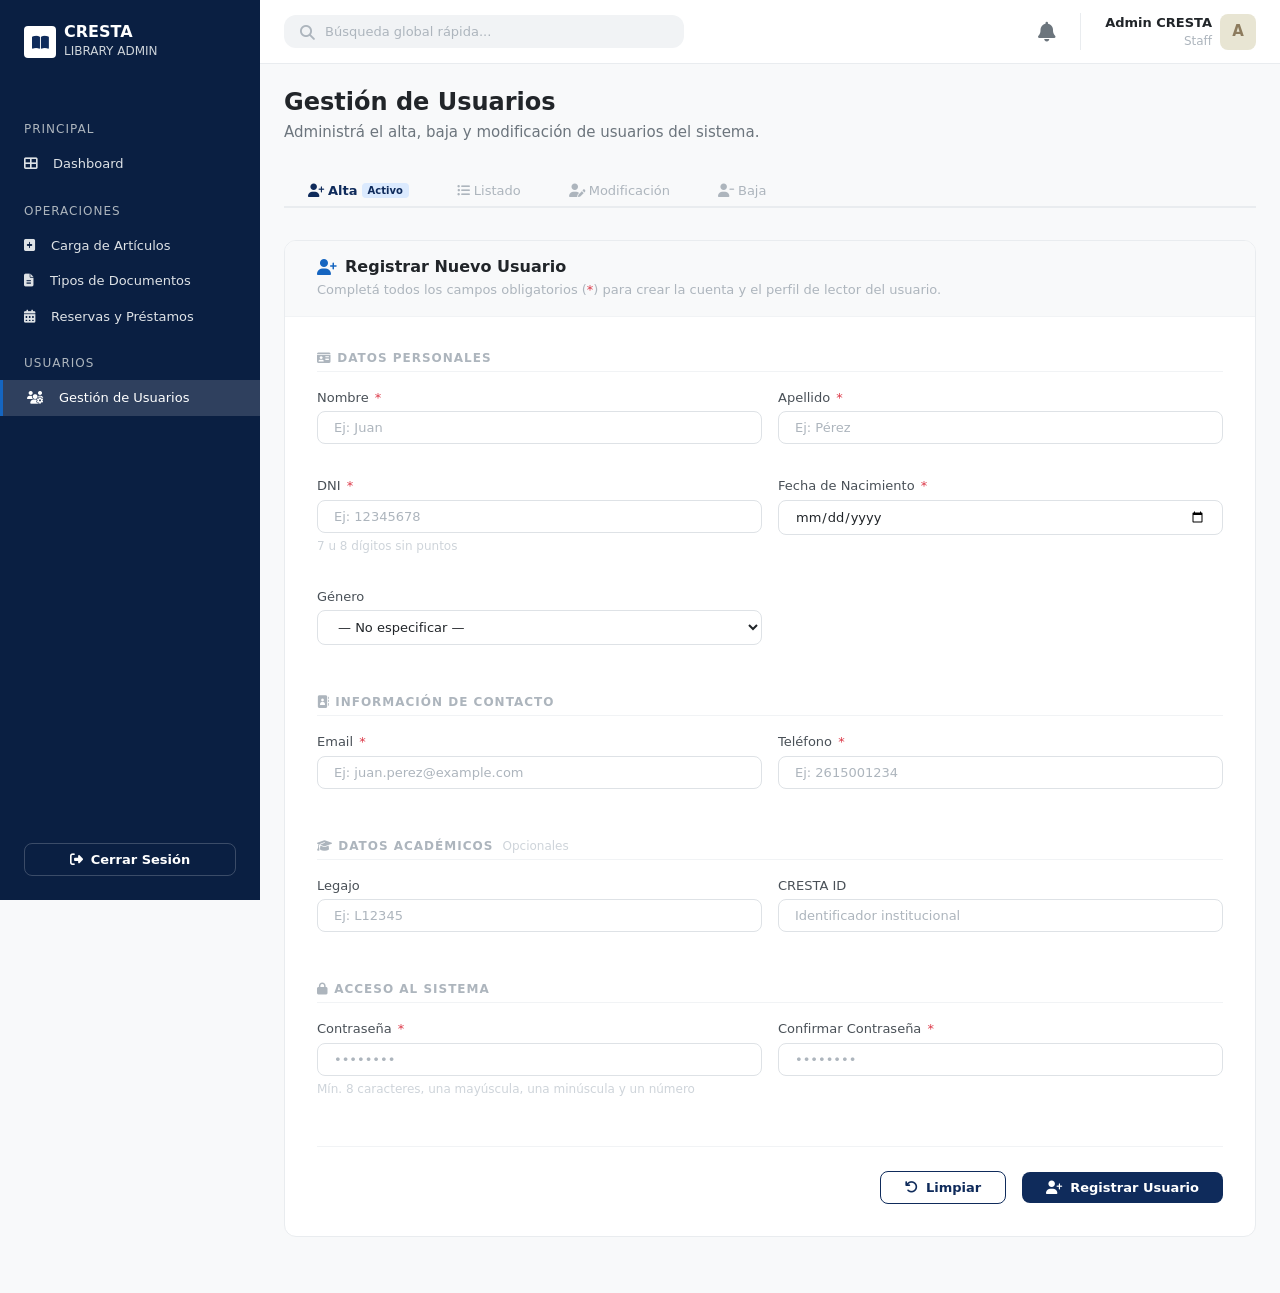
<file: templates/panel-staff/gestion-usuarios.html>
<!DOCTYPE html>
<html lang="es">
<head>
    <meta charset="UTF-8">
    <meta name="viewport" content="width=device-width, initial-scale=1.0">
    <title>Gestión de Usuarios | CRESTA Admin</title>
    <meta name="robots" content="noindex">

    <!-- CSS Base -->
    <link rel="stylesheet" href="../../css/reset.css">
    <link rel="stylesheet" href="../../css/variables.css">
    <link rel="stylesheet" href="../../css/layout.css">
    <link rel="stylesheet" href="../../css/components.css">
    <!-- CSS Específico del panel admin (sidebar, header, tablas) -->
    <link rel="stylesheet" href="../../css/pages/vista-general.css">
    <!-- CSS Específico de esta vista -->
    <link rel="stylesheet" href="../../css/pages/gestion-usuarios.css">

    <!-- Iconos -->
    <link rel="stylesheet" href="https://cdnjs.cloudflare.com/ajax/libs/font-awesome/6.4.0/css/all.min.css">
</head>
<body>

<div class="admin-layout">

    <!-- ========== SIDEBAR ========== -->
    <aside class="admin-sidebar" id="sidebar">
        <div class="sidebar__header">
            <div class="sidebar__logo-icon">
                <i class="fas fa-book-open"></i>
            </div>
            <div class="sidebar__title">
                <span class="sidebar__title-main">CRESTA</span>
                <span class="sidebar__title-sub">LIBRARY ADMIN</span>
            </div>
        </div>

        <nav class="sidebar__menu">
            <div class="sidebar__section-title">Principal</div>
            <a href="vista-general.html" class="sidebar__link">
                <i class="fas fa-th-large"></i> Dashboard
            </a>

            <div class="sidebar__section-title">Operaciones</div>
            <a href="carga-articulos.html" class="sidebar__link">
                <i class="fas fa-plus-square"></i> Carga de Artículos
            </a>
            <a href="#" class="sidebar__link">
                <i class="fas fa-file-alt"></i> Tipos de Documentos
            </a>
            <a href="gestion-circulacion.html" class="sidebar__link">
                <i class="fas fa-calendar-alt"></i> Reservas y Préstamos
            </a>

            <div class="sidebar__section-title">Usuarios</div>
            <a href="gestion-usuarios.html" class="sidebar__link sidebar__link--active">
                <i class="fas fa-users-cog"></i> Gestión de Usuarios
            </a>
        </nav>

        <div class="sidebar__footer">
            <button class="btn btn--outline sidebar__logout" id="btnLogout"
                    style="border-color: rgba(255,255,255,0.2); color: white;">
                <i class="fas fa-sign-out-alt"></i> Cerrar Sesión
            </button>
        </div>
    </aside>

    <!-- ========== MAIN CONTENT ========== -->
    <main class="admin-main">

        <!-- Navbar Superior -->
        <header class="admin-header">
            <button class="btn admin-header__mobile-toggle" id="sidebarToggle" aria-label="Abrir menú">
                <i class="fas fa-bars"></i>
            </button>

            <div class="admin-header__search">
                <i class="fas fa-search"></i>
                <input type="text" class="form-input" placeholder="Búsqueda global rápida..." id="globalSearch">
            </div>

            <div class="admin-header__actions">
                <div class="admin-header__noti" title="Notificaciones">
                    <i class="fas fa-bell"></i>
                </div>

                <div class="admin-header__user">
                    <div class="admin-header__user-info">
                        <span class="admin-header__user-name" id="headerUserName">Admin CRESTA</span>
                        <span class="admin-header__user-role">Staff</span>
                    </div>
                    <div class="admin-header__avatar" id="headerUserAvatar">A</div>
                </div>
            </div>
        </header>

        <!-- Contenido de la pantalla -->
        <div class="admin-content">

            <!-- Page header -->
            <div class="admin-page-header">
                <div>
                    <h1 class="admin-page-title">Gestión de Usuarios</h1>
                    <p class="admin-page-subtitle">Administrá el alta, baja y modificación de usuarios del sistema.</p>
                </div>
            </div>

            <!-- Tabs de navegación -->
            <div class="users-tabs" role="tablist">
                <button class="users-tab users-tab--active" data-tab="alta" role="tab" aria-selected="true">
                    <i class="fas fa-user-plus"></i> Alta
                    <span class="tab-badge">Activo</span>
                </button>
                <button class="users-tab" data-tab="listado" role="tab" aria-selected="false">
                    <i class="fas fa-list-ul"></i> Listado
                </button>
                <button class="users-tab" data-tab="modificacion" role="tab" aria-selected="false">
                    <i class="fas fa-user-edit"></i> Modificación
                </button>
                <button class="users-tab" data-tab="baja" role="tab" aria-selected="false">
                    <i class="fas fa-user-minus"></i> Baja
                </button>
            </div>

            <!-- ══════════════════════════════════════════════════ -->
            <!-- PANEL: Alta de Usuario                             -->
            <!-- ══════════════════════════════════════════════════ -->
            <div class="users-panel users-panel--active" id="panel-alta" role="tabpanel">

                <!-- Alerta de feedback (inicialmente oculta) -->
                <div class="alert alert--hidden" id="formAlert" role="alert">
                    <i class="fas fa-circle-info"></i>
                    <div class="alert__content">
                        <p class="alert__title" id="formAlertTitle"></p>
                        <p id="formAlertMsg"></p>
                    </div>
                </div>

                <!-- Card de usuario creado (aparece tras éxito) -->
                <div class="user-created-card" id="userCreatedCard">
                    <div class="user-created-card__avatar">
                        <i class="fas fa-user-check"></i>
                    </div>
                    <div class="user-created-card__info">
                        <p class="user-created-card__name" id="userCreatedName"></p>
                        <div class="user-created-card__meta">
                            <span><i class="fas fa-id-badge"></i> Usuario ID: <strong id="userCreatedId"></strong></span>
                            <span><i class="fas fa-id-card"></i> Lector ID: <strong id="userCreatedLectorId"></strong></span>
                        </div>
                    </div>
                </div>

                <!-- Formulario de registro -->
                <div class="form-card">
                    <div class="form-card__header">
                        <h2 class="form-card__title">
                            <i class="fas fa-user-plus"></i> Registrar Nuevo Usuario
                        </h2>
                        <p class="form-card__subtitle">
                            Completá todos los campos obligatorios (<span style="color: var(--color-error)">*</span>)
                            para crear la cuenta y el perfil de lector del usuario.
                        </p>
                    </div>

                    <div class="form-card__body">
                        <form id="registerUserForm" novalidate autocomplete="off">

                            <!-- ── Datos Personales ── -->
                            <div class="form-section">
                                <p class="form-section__title">
                                    <i class="fas fa-id-card"></i> Datos Personales
                                </p>
                                <div class="form-grid">
                                    <div class="form-group">
                                        <label class="form-label" for="nombre">
                                            Nombre <span class="required">*</span>
                                        </label>
                                        <input type="text" id="nombre" name="nombre"
                                               class="form-input" placeholder="Ej: Juan"
                                               autocomplete="off" maxlength="100">
                                        <span class="field-error" id="nombreError"></span>
                                    </div>

                                    <div class="form-group">
                                        <label class="form-label" for="apellido">
                                            Apellido <span class="required">*</span>
                                        </label>
                                        <input type="text" id="apellido" name="apellido"
                                               class="form-input" placeholder="Ej: Pérez"
                                               autocomplete="off" maxlength="100">
                                        <span class="field-error" id="apellidoError"></span>
                                    </div>

                                    <div class="form-group">
                                        <label class="form-label" for="dni">
                                            DNI <span class="required">*</span>
                                        </label>
                                        <input type="text" id="dni" name="dni"
                                               class="form-input" placeholder="Ej: 12345678"
                                               inputmode="numeric" maxlength="8"
                                               autocomplete="off">
                                        <span class="form-hint">7 u 8 dígitos sin puntos</span>
                                        <span class="field-error" id="dniError"></span>
                                    </div>

                                    <div class="form-group">
                                        <label class="form-label" for="fecha_nacimiento">
                                            Fecha de Nacimiento <span class="required">*</span>
                                        </label>
                                        <input type="date" id="fecha_nacimiento" name="fecha_nacimiento"
                                               class="form-input">
                                        <span class="field-error" id="fecha_nacimientoError"></span>
                                    </div>

                                    <div class="form-group">
                                        <label class="form-label" for="genero">Género</label>
                                        <select id="genero" name="genero" class="form-input">
                                            <option value="">— No especificar —</option>
                                            <option value="M">Masculino</option>
                                            <option value="F">Femenino</option>
                                            <option value="X">No binario / Otro</option>
                                        </select>
                                        <span class="field-error" id="generoError"></span>
                                    </div>
                                </div>
                            </div>

                            <!-- ── Contacto ── -->
                            <div class="form-section">
                                <p class="form-section__title">
                                    <i class="fas fa-address-book"></i> Información de Contacto
                                </p>
                                <div class="form-grid">
                                    <div class="form-group">
                                        <label class="form-label" for="email">
                                            Email <span class="required">*</span>
                                        </label>
                                        <input type="email" id="email" name="email"
                                               class="form-input" placeholder="Ej: juan.perez@example.com"
                                               autocomplete="off">
                                        <span class="field-error" id="emailError"></span>
                                    </div>

                                    <div class="form-group">
                                        <label class="form-label" for="telefono">
                                            Teléfono <span class="required">*</span>
                                        </label>
                                        <input type="tel" id="telefono" name="telefono"
                                               class="form-input" placeholder="Ej: 2615001234"
                                               inputmode="numeric" maxlength="20"
                                               autocomplete="off">
                                        <span class="field-error" id="telefonoError"></span>
                                    </div>
                                </div>
                            </div>

                            <!-- ── Datos Académicos (opcionales) ── -->
                            <div class="form-section">
                                <p class="form-section__title">
                                    <i class="fas fa-graduation-cap"></i> Datos Académicos
                                    <span style="font-weight: normal; font-size: var(--font-size-xs); text-transform: none; letter-spacing: 0; color: var(--color-gray-400); margin-left: var(--spacing-xs);">Opcionales</span>
                                </p>
                                <div class="form-grid">
                                    <div class="form-group">
                                        <label class="form-label" for="legajo">Legajo</label>
                                        <input type="text" id="legajo" name="legajo"
                                               class="form-input" placeholder="Ej: L12345"
                                               autocomplete="off" maxlength="20">
                                        <span class="field-error" id="legajoError"></span>
                                    </div>

                                    <div class="form-group">
                                        <label class="form-label" for="cresta_id">CRESTA ID</label>
                                        <input type="text" id="cresta_id" name="cresta_id"
                                               class="form-input" placeholder="Identificador institucional"
                                               autocomplete="off" maxlength="50">
                                        <span class="field-error" id="cresta_idError"></span>
                                    </div>
                                </div>
                            </div>

                            <!-- ── Acceso al Sistema ── -->
                            <div class="form-section">
                                <p class="form-section__title">
                                    <i class="fas fa-lock"></i> Acceso al Sistema
                                </p>
                                <div class="form-grid">
                                    <div class="form-group">
                                        <label class="form-label" for="password">
                                            Contraseña <span class="required">*</span>
                                        </label>
                                        <input type="password" id="password" name="password"
                                               class="form-input" placeholder="••••••••"
                                               autocomplete="new-password">
                                        <span class="form-hint">Mín. 8 caracteres, una mayúscula, una minúscula y un número</span>
                                        <span class="field-error" id="passwordError"></span>
                                    </div>

                                    <div class="form-group">
                                        <label class="form-label" for="confirmPassword">
                                            Confirmar Contraseña <span class="required">*</span>
                                        </label>
                                        <input type="password" id="confirmPassword" name="confirmPassword"
                                               class="form-input" placeholder="••••••••"
                                               autocomplete="new-password">
                                        <span class="field-error" id="confirmPasswordError"></span>
                                    </div>
                                </div>
                            </div>

                            <!-- ── Acciones ── -->
                            <div class="form-actions">
                                <button type="button" class="btn btn--outline" id="btnResetForm">
                                    <i class="fas fa-undo"></i> Limpiar
                                </button>
                                <button type="submit" class="btn btn--primary" id="btnSubmitRegister">
                                    <i class="fas fa-user-plus"></i> Registrar Usuario
                                </button>
                            </div>

                        </form>
                    </div>
                </div>
            </div>
            <!-- /panel-alta -->

            <!-- ══════════════════════════════════════════════════ -->
            <!-- PANEL: Listado de Usuarios                         -->
            <!-- ══════════════════════════════════════════════════ -->
            <div class="users-panel" id="panel-listado" role="tabpanel">
                <div class="table-card">
                    <div class="table-card__header">
                        <h2 class="table-card__title">Listado de Usuarios</h2>
                    </div>
                    <div class="empty-state">
                        <div class="empty-state__icon">
                            <i class="fas fa-list-ul"></i>
                        </div>
                        <p class="empty-state__title">Próximamente</p>
                        <p class="empty-state__desc">
                            Esta sección permitirá buscar y listar todos los usuarios registrados
                            con filtros por nombre, DNI y estado de cuenta.
                        </p>
                        <span class="coming-soon-badge">
                            <i class="fas fa-clock"></i> En desarrollo
                        </span>
                    </div>
                </div>
            </div>
            <!-- /panel-listado -->

            <!-- ══════════════════════════════════════════════════ -->
            <!-- PANEL: Modificación de Usuarios                    -->
            <!-- ══════════════════════════════════════════════════ -->
            <div class="users-panel" id="panel-modificacion" role="tabpanel">
                <div class="table-card">
                    <div class="table-card__header">
                        <h2 class="table-card__title">Modificación de Usuario</h2>
                    </div>
                    <div class="empty-state">
                        <div class="empty-state__icon">
                            <i class="fas fa-user-edit"></i>
                        </div>
                        <p class="empty-state__title">Próximamente</p>
                        <p class="empty-state__desc">
                            Desde aquí podrás buscar un usuario y editar sus datos personales,
                            de contacto y académicos.
                        </p>
                        <span class="coming-soon-badge">
                            <i class="fas fa-clock"></i> En desarrollo
                        </span>
                    </div>
                </div>
            </div>
            <!-- /panel-modificacion -->

            <!-- ══════════════════════════════════════════════════ -->
            <!-- PANEL: Baja de Usuario                             -->
            <!-- ══════════════════════════════════════════════════ -->
            <div class="users-panel" id="panel-baja" role="tabpanel">
                <div class="table-card">
                    <div class="table-card__header">
                        <h2 class="table-card__title">Baja de Usuario</h2>
                    </div>
                    <div class="empty-state">
                        <div class="empty-state__icon">
                            <i class="fas fa-user-slash"></i>
                        </div>
                        <p class="empty-state__title">Próximamente</p>
                        <p class="empty-state__desc">
                            Esta sección permitirá desactivar cuentas de usuario y gestionar
                            su historial previo a la baja.
                        </p>
                        <span class="coming-soon-badge">
                            <i class="fas fa-clock"></i> En desarrollo
                        </span>
                    </div>
                </div>
            </div>
            <!-- /panel-baja -->

        </div><!-- /admin-content -->
    </main>
</div><!-- /admin-layout -->

<script type="module" src="../../js/pages/gestion-usuarios.js"></script>
</body>
</html>
</file>
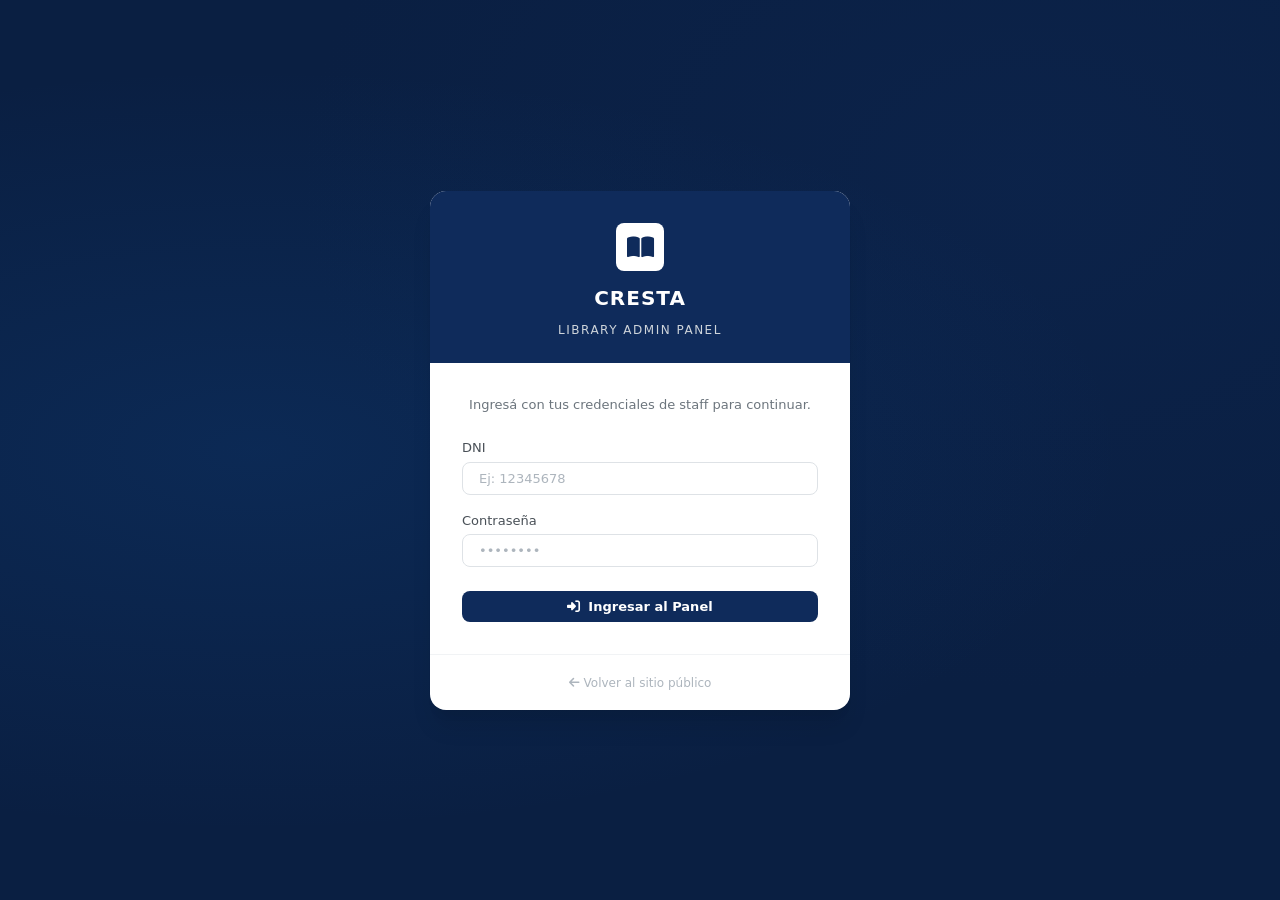
<file: templates/panel-staff/login.html>
<!DOCTYPE html>
<html lang="es">
<head>
    <meta charset="UTF-8">
    <meta name="viewport" content="width=device-width, initial-scale=1.0">
    <title>Acceso Staff | CRESTA Admin</title>
    <meta name="robots" content="noindex, nofollow">

    <link rel="stylesheet" href="../../css/reset.css">
    <link rel="stylesheet" href="../../css/variables.css">
    <link rel="stylesheet" href="../../css/components.css">
    <link rel="stylesheet" href="../../css/pages/staff-login.css">

    <link rel="stylesheet" href="https://cdnjs.cloudflare.com/ajax/libs/font-awesome/6.4.0/css/all.min.css">
</head>
<body>

<div class="login-card">

    <!-- Branding -->
    <div class="login-card__header">
        <div class="login-card__logo">
            <i class="fas fa-book-open"></i>
        </div>
        <p class="login-card__title">CRESTA</p>
        <p class="login-card__subtitle">Library Admin Panel</p>
    </div>

    <!-- Formulario -->
    <div class="login-card__body">
        <p class="login-card__welcome">Ingresá con tus credenciales de staff para continuar.</p>

        <!-- Alerta de error -->
        <div class="login-alert" id="loginAlert" role="alert">
            <i class="fas fa-circle-exclamation"></i>
            <span id="loginAlertMsg"></span>
        </div>

        <form id="staffLoginForm" novalidate autocomplete="off">
            <div class="login-form-group">
                <label class="login-form-label" for="staffDni">DNI</label>
                <input type="text" id="staffDni" name="dni"
                       class="form-input" placeholder="Ej: 12345678"
                       inputmode="numeric" maxlength="8"
                       autocomplete="username">
            </div>

            <div class="login-form-group">
                <label class="login-form-label" for="staffPassword">Contraseña</label>
                <input type="password" id="staffPassword" name="password"
                       class="form-input" placeholder="••••••••"
                       autocomplete="current-password">
            </div>

            <button type="submit" class="btn btn--primary login-submit" id="staffLoginBtn">
                <i class="fas fa-sign-in-alt"></i> Ingresar al Panel
            </button>
        </form>
    </div>

    <!-- Volver al home público -->
    <div class="login-card__footer">
        <a href="../../index.html" class="login-card__back-link">
            <i class="fas fa-arrow-left"></i> Volver al sitio público
        </a>
    </div>

</div>

<script type="module" src="../../js/pages/staff-login.js"></script>
</body>
</html>
</file>
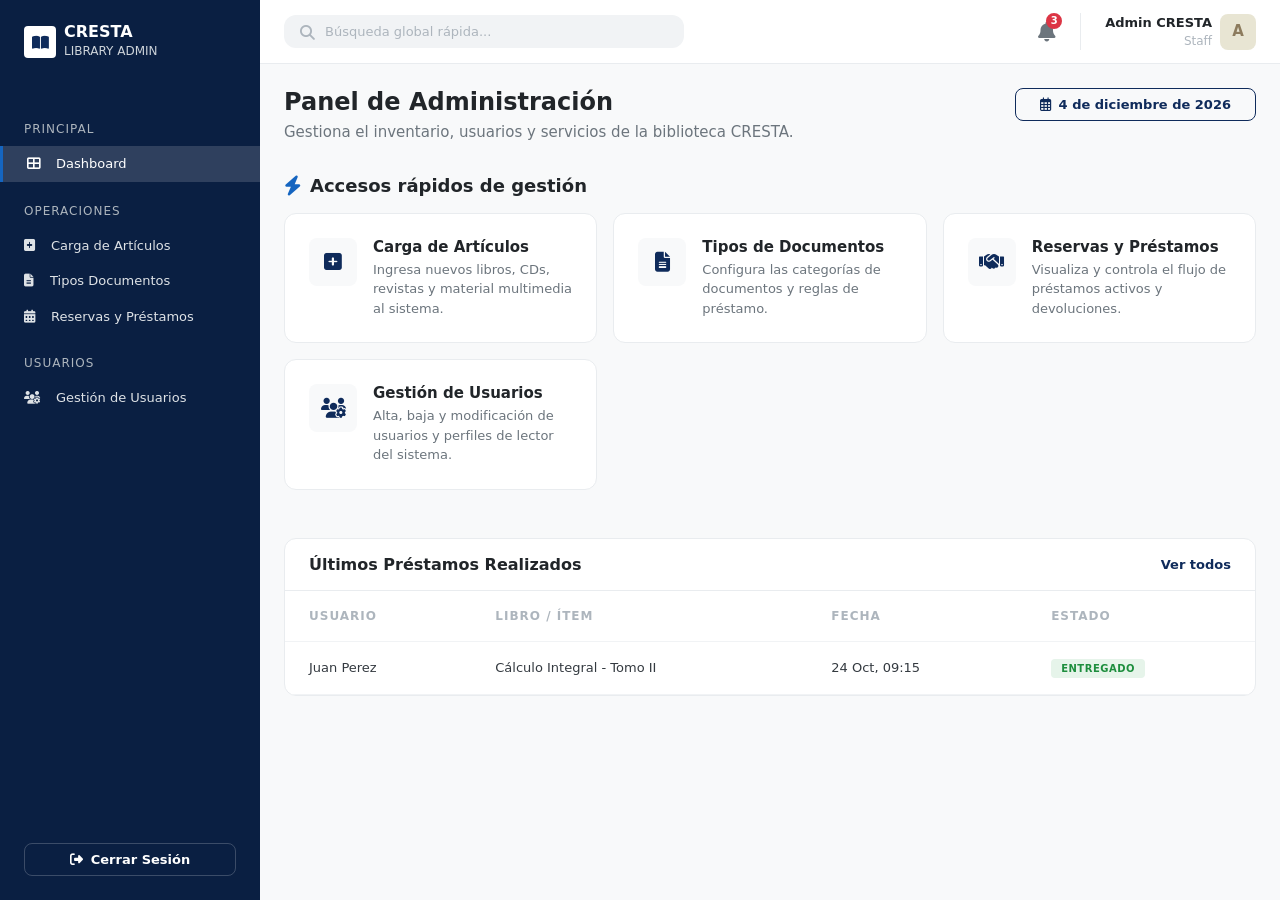
<file: templates/panel-staff/vista-general.html>
<!DOCTYPE html>
<html lang="es">
<head>
    <meta charset="UTF-8">
    <meta name="viewport" content="width=device-width, initial-scale=1.0">
    <title>Panel de Administración | CRESTA</title>
    <meta name="robots" content="noindex">
    
    <!-- CSS Base -->
    <link rel="stylesheet" href="../../css/reset.css">
    <link rel="stylesheet" href="../../css/variables.css">
    <link rel="stylesheet" href="../../css/layout.css">
    <link rel="stylesheet" href="../../css/components.css">
    <!-- CSS Específico de esta vista -->
    <link rel="stylesheet" href="../../css/pages/vista-general.css">
    
    <!-- Iconos (FontAwesome) -->
    <link rel="stylesheet" href="https://cdnjs.cloudflare.com/ajax/libs/font-awesome/6.4.0/css/all.min.css">
</head>
<body>

<div class="admin-layout">
    
    <!-- ========== SIDEBAR ========== -->
    <aside class="admin-sidebar" id="sidebar">
        <div class="sidebar__header">
            <div class="sidebar__logo-icon">
                <i class="fas fa-book-open"></i>
            </div>
            <div class="sidebar__title">
                <span class="sidebar__title-main">CRESTA</span>
                <span class="sidebar__title-sub">LIBRARY ADMIN</span>
            </div>
        </div>

        <nav class="sidebar__menu">
            <div class="sidebar__section-title">Principal</div>
            <a href="#" class="sidebar__link sidebar__link--active">
                <i class="fas fa-th-large"></i> Dashboard
            </a>

            <div class="sidebar__section-title">Operaciones</div>
            <a href="carga-articulos.html" class="sidebar__link">
                <i class="fas fa-plus-square"></i> Carga de Artículos
            </a>
            <a href="#" class="sidebar__link">
                <i class="fas fa-file-alt"></i> Tipos Documentos
            </a>
            <a href="gestion-circulacion.html" class="sidebar__link">
                <i class="fas fa-calendar-alt"></i> Reservas y Préstamos
            </a>

            <div class="sidebar__section-title">Usuarios</div>
            <a href="gestion-usuarios.html" class="sidebar__link">
                <i class="fas fa-users-cog"></i> Gestión de Usuarios
            </a>
        </nav>

        <div class="sidebar__footer">
            <button class="btn btn--outline sidebar__logout" id="btnLogout"
                    style="border-color: rgba(255,255,255,0.2); color: white;">
                <i class="fas fa-sign-out-alt"></i> Cerrar Sesión
            </button>
        </div>
    </aside>

    <!-- ========== MAIN CONTENT ========== -->
    <main class="admin-main">
        
        <!-- Navbar Superior -->
        <header class="admin-header">
            <button class="btn admin-header__mobile-toggle" id="sidebarToggle" aria-label="Abrir menú">
                <i class="fas fa-bars"></i>
            </button>

            <div class="admin-header__search">
                <i class="fas fa-search"></i>
                <input type="text" class="form-input" placeholder="Búsqueda global rápida..." id="globalSearch">
            </div>

            <div class="admin-header__actions">
                <div class="admin-header__noti">
                    <i class="fas fa-bell"></i>
                    <span class="admin-header__noti-badge">3</span>
                </div>
                
                <div class="admin-header__user">
                    <div class="admin-header__user-info">
                        <span class="admin-header__user-name" id="headerUserName">Admin CRESTA</span>
                        <span class="admin-header__user-role">Staff</span>
                    </div>
                    <div class="admin-header__avatar" id="headerUserAvatar">A</div>
                </div>
            </div>
        </header>

        <!-- Contenido de la Pantalla -->
        <div class="admin-content">
            
            <div class="admin-page-header">
                <div>
                    <h1 class="admin-page-title">Panel de Administración</h1>
                    <p class="admin-page-subtitle">Gestiona el inventario, usuarios y servicios de la biblioteca CRESTA.</p>
                </div>
                <button class="btn btn--outline">
                    <i class="far fa-calendar-alt"></i> 24 Octubre, 2023
                </button>
            </div>

            <!-- Accesos Directos -->
            <div class="section-header">
                <i class="fas fa-bolt section-icon"></i>
                <h2 class="section-title">Accesos rápidos de gestión</h2>
            </div>

            <div class="quick-access-grid" id="quickAccessContainer">
                <!-- Se alimenta desde JS o backend en un futuro. Hardcodeamos estructura base -->
                <a href="carga-articulos.html" class="quick-card">
                    <div class="quick-card__icon"><i class="fas fa-plus-square"></i></div>
                    <div class="quick-card__content">
                        <h3>Carga de Artículos</h3>
                        <p>Ingresa nuevos libros, CDs, revistas y material multimedia al sistema.</p>
                    </div>
                </a>

                <a href="#" class="quick-card">
                    <div class="quick-card__icon"><i class="fas fa-file-alt"></i></div>
                    <div class="quick-card__content">
                        <h3>Tipos de Documentos</h3>
                        <p>Configura las categorías de documentos y reglas de préstamo.</p>
                    </div>
                </a>

                <a href="gestion-circulacion.html" class="quick-card">
                    <div class="quick-card__icon"><i class="fas fa-handshake"></i></div>
                    <div class="quick-card__content">
                        <h3>Reservas y Préstamos</h3>
                        <p>Visualiza y controla el flujo de préstamos activos y devoluciones.</p>
                    </div>
                </a>

                <a href="gestion-usuarios.html" class="quick-card">
                    <div class="quick-card__icon"><i class="fas fa-users-cog"></i></div>
                    <div class="quick-card__content">
                        <h3>Gestión de Usuarios</h3>
                        <p>Alta, baja y modificación de usuarios y perfiles de lector del sistema.</p>
                    </div>
                </a>
            </div>

            <!-- Tabla de Últimos Préstamos -->
            <div class="table-card">
                <div class="table-card__header">
                    <h2 class="table-card__title">Últimos Préstamos Realizados</h2>
                    <a href="#" style="font-size: var(--font-size-sm); color: var(--color-primary); font-weight: bold; text-decoration: none;">Ver todos</a>
                </div>
                
                <div class="table-responsive">
                    <table class="admin-table" id="recentLoansTable">
                        <thead>
                            <tr>
                                <th>Usuario</th>
                                <th>Libro / Ítem</th>
                                <th>Fecha</th>
                                <th>Estado</th>
                            </tr>
                        </thead>
                        <tbody>
                            <!-- Data generada dinámicamente, ej base -->
                            <tr>
                                <td>Juan Perez</td>
                                <td>Cálculo Integral - Tomo II</td>
                                <td>24 Oct, 09:15</td>
                                <td><span class="status-badge status-badge--success">Entregado</span></td>
                            </tr>
                        </tbody>
                    </table>
                </div>
            </div>

        </div>
    </main>
</div>

<script type="module" src="../../js/pages/vista-general.js"></script>
</body>
</html>
</file>
<file: css/variables.css>
/* ========== CSS CUSTOM PROPERTIES ========== */
:root {
  /* Primary Colors */
  --color-primary: #0F2B5B;
  --color-primary-dark: #0A1F42;
  --color-primary-light: #1A3D7A;
  --color-primary-lighter: #2A5298;

  /* Accent */
  --color-accent: #1565C0;
  --color-accent-hover: #0D47A1;

  /* Neutrals */
  --color-white: #FFFFFF;
  --color-gray-50: #F8F9FA;
  --color-gray-100: #F1F3F5;
  --color-gray-200: #E9ECEF;
  --color-gray-300: #DEE2E6;
  --color-gray-400: #CED4DA;
  --color-gray-500: #ADB5BD;
  --color-gray-600: #6C757D;
  --color-gray-700: #495057;
  --color-gray-800: #343A40;
  --color-gray-900: #212529;

  /* Status */
  --color-success: #28A745;
  --color-error: #DC3545;
  --color-warning: #FFC107;
  --color-info: #17A2B8;

  /* Typography */
  --font-family-base: 'Segoe UI', system-ui, -apple-system, sans-serif;
  --font-family-heading: 'Segoe UI', system-ui, -apple-system, sans-serif;

  --font-size-xs: 0.75rem;     /* 12px */
  --font-size-sm: 0.8125rem;   /* 13px */
  --font-size-base: 0.9375rem; /* 15px */
  --font-size-md: 1rem;        /* 16px */
  --font-size-lg: 1.125rem;    /* 18px */
  --font-size-xl: 1.25rem;     /* 20px */
  --font-size-2xl: 1.5rem;     /* 24px */
  --font-size-3xl: 2rem;       /* 32px */
  --font-size-4xl: 2.5rem;     /* 40px */

  --font-weight-regular: 400;
  --font-weight-medium: 500;
  --font-weight-semibold: 600;
  --font-weight-bold: 700;

  --line-height-tight: 1.2;
  --line-height-base: 1.5;
  --line-height-relaxed: 1.7;

  /* Spacing */
  --spacing-xs: 0.25rem;   /* 4px */
  --spacing-sm: 0.5rem;    /* 8px */
  --spacing-md: 1rem;      /* 16px */
  --spacing-lg: 1.5rem;    /* 24px */
  --spacing-xl: 2rem;      /* 32px */
  --spacing-2xl: 3rem;     /* 48px */
  --spacing-3xl: 4rem;     /* 64px */
  --spacing-4xl: 5rem;     /* 80px */

  /* Border Radius */
  --radius-sm: 4px;
  --radius-md: 8px;
  --radius-lg: 12px;
  --radius-xl: 16px;
  --radius-full: 9999px;

  /* Shadows */
  --shadow-sm: 0 1px 2px rgba(0, 0, 0, 0.05);
  --shadow-md: 0 4px 6px -1px rgba(0, 0, 0, 0.1), 0 2px 4px -1px rgba(0, 0, 0, 0.06);
  --shadow-lg: 0 10px 15px -3px rgba(0, 0, 0, 0.1), 0 4px 6px -2px rgba(0, 0, 0, 0.05);
  --shadow-xl: 0 20px 25px -5px rgba(0, 0, 0, 0.1), 0 10px 10px -5px rgba(0, 0, 0, 0.04);

  /* Transitions */
  --transition-fast: 150ms ease;
  --transition-base: 250ms ease;
  --transition-slow: 350ms ease;

  /* Layout */
  --container-max-width: 1200px;
  --navbar-height: 64px;
}
</file>
<file: css/layout.css>
/* ========== LAYOUT / GLOBAL STRUCTURE ========== */

/* Container */
.container {
  width: 100%;
  max-width: var(--container-max-width);
  margin-inline: auto;
  padding-inline: var(--spacing-lg);
}

/* ========== NAVBAR ========== */
.navbar {
  position: fixed;
  top: 0;
  left: 0;
  right: 0;
  z-index: 1000;
  background-color: var(--color-primary);
  height: var(--navbar-height);
  display: flex;
  align-items: center;
}

.navbar__container {
  width: 100%;
  max-width: var(--container-max-width);
  margin-inline: auto;
  padding-inline: var(--spacing-lg);
  display: flex;
  align-items: center;
  justify-content: space-between;
  height: 100%;
}

.navbar__brand {
  display: flex;
  align-items: center;
  gap: var(--spacing-sm);
  text-decoration: none;
  color: var(--color-white);
  flex-shrink: 0;
}

.navbar__logo-icon {
  width: 36px;
  height: 36px;
}

.navbar__brand-text {
  display: flex;
  flex-direction: column;
}

.navbar__brand-image {
  display: block;
  width: clamp(180px, 19vw, 240px);
  height: auto;
  max-height: calc(var(--navbar-height) - 20px);
  object-fit: contain;
}

.navbar__brand-name {
  font-size: var(--font-size-md);
  font-weight: var(--font-weight-bold);
  letter-spacing: 0.5px;
  color: var(--color-white);
}

.navbar__brand-subtitle {
  font-size: var(--font-size-xs);
  font-weight: var(--font-weight-regular);
  color: rgba(255, 255, 255, 0.7);
  letter-spacing: 0.3px;
}

/* Navigation */
.navbar__nav {
  display: flex;
  align-items: center;
  gap: var(--spacing-xs);
}

.navbar__list {
  display: flex;
  align-items: center;
  gap: var(--spacing-xs);
}

.navbar__link {
  display: inline-flex;
  align-items: center;
  gap: 4px;
  padding: var(--spacing-sm) var(--spacing-md);
  color: rgba(255, 255, 255, 0.85);
  font-size: var(--font-size-sm);
  font-weight: var(--font-weight-medium);
  border-radius: var(--radius-md);
  transition: color var(--transition-fast), background-color var(--transition-fast);
  white-space: nowrap;
}

.navbar__link:hover,
.navbar__link--active {
  color: var(--color-white);
  background-color: rgba(255, 255, 255, 0.12);
}

.navbar__link--active {
  background-color: rgba(255, 255, 255, 0.15);
  font-weight: var(--font-weight-semibold);
}

.navbar__nav [hidden] {
  display: none !important;
}

/* Dropdown */
.navbar__item--dropdown {
  position: relative;
}

.navbar__link--dropdown {
  cursor: pointer;
}

.navbar__dropdown-arrow {
  transition: transform var(--transition-fast);
}

.navbar__item--dropdown.is-open .navbar__dropdown-arrow {
  transform: rotate(180deg);
}

.navbar__dropdown {
  position: absolute;
  top: 100%;
  left: 0;
  min-width: 180px;
  background-color: var(--color-white);
  border-radius: var(--radius-md);
  box-shadow: var(--shadow-lg);
  padding: var(--spacing-xs) 0;
  opacity: 0;
  visibility: hidden;
  transform: translateY(8px);
  transition: all var(--transition-fast);
  z-index: 100;
}

.navbar__item--dropdown.is-open .navbar__dropdown {
  opacity: 1;
  visibility: visible;
  transform: translateY(4px);
}

.navbar__dropdown-link {
  display: block;
  padding: var(--spacing-sm) var(--spacing-md);
  color: var(--color-gray-700);
  font-size: var(--font-size-sm);
  transition: background-color var(--transition-fast), color var(--transition-fast);
}

.navbar__dropdown-link:hover {
  background-color: var(--color-gray-100);
  color: var(--color-primary);
}

/* Search Button */
.navbar__search-btn {
  display: flex;
  align-items: center;
  justify-content: center;
  width: 36px;
  height: 36px;
  color: rgba(255, 255, 255, 0.85);
  border-radius: var(--radius-md);
  transition: color var(--transition-fast), background-color var(--transition-fast);
  margin-left: var(--spacing-sm);
}

.navbar__search-btn:hover {
  color: var(--color-white);
  background-color: rgba(255, 255, 255, 0.12);
}

/* Hamburger Toggle */
.navbar__toggle {
  display: none;
  flex-direction: column;
  justify-content: center;
  align-items: center;
  gap: 5px;
  width: 36px;
  height: 36px;
  cursor: pointer;
}

.navbar__toggle-line {
  display: block;
  width: 22px;
  height: 2px;
  background-color: var(--color-white);
  border-radius: 2px;
  transition: all var(--transition-fast);
}

.navbar__toggle.is-active .navbar__toggle-line:nth-child(1) {
  transform: translateY(7px) rotate(45deg);
}

.navbar__toggle.is-active .navbar__toggle-line:nth-child(2) {
  opacity: 0;
}

.navbar__toggle.is-active .navbar__toggle-line:nth-child(3) {
  transform: translateY(-7px) rotate(-45deg);
}

/* ========== FOOTER ========== */
.footer {
  background-color: var(--color-primary);
  color: var(--color-white);
}

.footer__container {
  max-width: 1040px;
  align-items: center;
  flex-wrap: nowrap;
  margin-inline: auto;
  padding: var(--spacing-3xl) var(--spacing-lg) var(--spacing-2xl);
}

.footer__grid {
  display: grid;
  grid-template-columns: minmax(0, 1.15fr) minmax(0, 0.85fr);
  gap: var(--spacing-xl);
}

.footer__brand {
  display: flex;
  align-items: center;
  gap: var(--spacing-sm);
  margin-bottom: var(--spacing-md);
}

.footer__brand-image {
  display: block;
  width: clamp(150px, 17vw, 210px);
  height: auto;
  object-fit: contain;
}

.footer__brand-icon {
  width: 32px;
  height: 32px;
}

.footer__brand-name {
  font-size: var(--font-size-lg);
  font-weight: var(--font-weight-bold);
}

.footer__description {
  font-size: var(--font-size-sm);
  color: rgba(255, 255, 255, 0.75);
  line-height: var(--line-height-relaxed);
  margin-bottom: var(--spacing-lg);
}

.footer__social {
  display: flex;
  align-items: center;
  flex-wrap: nowrap;
  gap: var(--spacing-sm);
}

.footer__social-link i {
  display: block;
  width: 1em;
  text-align: center;
  font-size: 18px;
  line-height: 1;
}

.footer__social-link {
  display: flex;
  align-items: center;
  justify-content: center;
  width: 36px;
  height: 36px;
  min-width: 36px;
  background-color: rgba(255, 255, 255, 0.15);
  border-radius: var(--radius-md);
  color: var(--color-white);
  transition: background-color var(--transition-fast);
}

.footer__social-link:hover {
  background-color: rgba(255, 255, 255, 0.3);
}

.footer__heading {
  font-size: var(--font-size-md);
  font-weight: var(--font-weight-bold);
  margin-bottom: var(--spacing-lg);
}

.footer__links {
  display: flex;
  flex-direction: column;
  gap: var(--spacing-sm);
}

.footer__links--interest .footer__link {
  display: inline-flex;
  align-items: flex-start;
  gap: 8px;
  font-size: var(--font-size-base);
  font-weight: var(--font-weight-medium);
}

.footer__links--interest .footer__link::before {
  content: "›";
  color: var(--color-white);
  line-height: 1.2;
  transform: translateY(1px);
}

.footer__link {
  font-size: var(--font-size-sm);
  color: rgba(255, 255, 255, 0.75);
  transition: color var(--transition-fast);
}

.footer__link:hover {
  color: var(--color-white);
}

.footer__address {
  font-size: var(--font-size-sm);
  color: rgba(255, 255, 255, 0.75);
  line-height: var(--line-height-relaxed);
}

.footer__contact {
  margin-bottom: var(--spacing-lg);
}

.footer__contact p {
  margin-bottom: var(--spacing-sm);
}

.footer__contact p:last-child {
  margin-bottom: 0;
}

.footer__phone {
  margin-top: 0;
}

.footer__bottom {
  border-top: 1px solid rgba(255, 255, 255, 0.15);
  text-align: center;
  padding: var(--spacing-lg);
}

.footer__bottom p {
  font-size: var(--font-size-xs);
  color: rgba(255, 255, 255, 0.6);
}

/* ========== RESPONSIVE ========== */
@media (max-width: 768px) {
  .navbar__brand-image {
    width: 150px;
  }

  .navbar__toggle {
    display: flex;
  }

  .navbar__nav {
    position: fixed;
    top: var(--navbar-height);
    left: 0;
    right: 0;
    background-color: var(--color-primary);
    flex-direction: column;
    align-items: stretch;
    padding: var(--spacing-md) var(--spacing-lg);
    transform: translateY(-100%);
    opacity: 0;
    visibility: hidden;
    transition: all var(--transition-base);
    box-shadow: var(--shadow-lg);
  }

  .navbar__nav.is-open {
    transform: translateY(0);
    opacity: 1;
    visibility: visible;
  }

  .navbar__list {
    flex-direction: column;
    align-items: stretch;
  }

  .navbar__link {
    padding: var(--spacing-sm) var(--spacing-md);
  }

  .navbar__dropdown {
    position: static;
    box-shadow: none;
    background-color: rgba(255, 255, 255, 0.08);
    border-radius: var(--radius-md);
    margin-top: var(--spacing-xs);
  }

  .navbar__dropdown-link {
    color: rgba(255, 255, 255, 0.8);
  }

  .navbar__dropdown-link:hover {
    background-color: rgba(255, 255, 255, 0.1);
    color: var(--color-white);
  }

  .navbar__search-btn {
    margin-left: 0;
    margin-top: var(--spacing-sm);
    align-self: flex-start;
  }

  .footer__grid {
    grid-template-columns: 1fr;
    gap: var(--spacing-xl);
  }

  .footer__grid > .footer__col {
    text-align: center;
    justify-self: center;
    width: 100%;
  }

  .footer__brand {
    justify-content: center;
  }

  .footer__social {
    justify-content: center;
    flex-wrap: wrap;
    gap: var(--spacing-md);
  }

  .footer__links--interest .footer__link {
    justify-content: center;
  }

  .footer__contact {
    margin-inline: auto;
  }
}
</file>
<file: css/components.css>
/* ========== REUSABLE COMPONENTS ========== */

/* Navbar auth states */
.navbar__item--private,
.navbar__item--auth,
#logoutBtn {
  display: none;
}

/* ========== BUTTONS ========== */
.btn {
  display: inline-flex;
  align-items: center;
  justify-content: center;
  gap: var(--spacing-sm);
  padding: var(--spacing-sm) var(--spacing-lg);
  font-size: var(--font-size-sm);
  font-weight: var(--font-weight-semibold);
  border-radius: var(--radius-md);
  transition: all var(--transition-fast);
  cursor: pointer;
  border: none;
  text-decoration: none;
  white-space: nowrap;
}

.btn--primary {
  background-color: var(--color-primary);
  color: var(--color-white);
}

.btn--primary:hover {
  background-color: var(--color-primary-light);
}

.btn--accent {
  background-color: var(--color-accent);
  color: var(--color-white);
}

.btn--accent:hover {
  background-color: var(--color-accent-hover);
}

.btn--outline {
  background-color: transparent;
  border: 1.5px solid var(--color-primary);
  color: var(--color-primary);
}

.btn--outline:hover {
  background-color: var(--color-primary);
  color: var(--color-white);
}

.btn--lg {
  padding: var(--spacing-md) var(--spacing-xl);
  font-size: var(--font-size-base);
  border-radius: var(--radius-lg);
}

/* ========== FORM INPUTS ========== */
.form-input {
  width: 100%;
  padding: var(--spacing-sm) var(--spacing-md);
  border: 1.5px solid var(--color-gray-300);
  border-radius: var(--radius-md);
  font-size: var(--font-size-sm);
  color: var(--color-gray-900);
  background-color: var(--color-white);
  transition: border-color var(--transition-fast), box-shadow var(--transition-fast);
}

.form-input:focus {
  border-color: var(--color-accent);
  box-shadow: 0 0 0 3px rgba(21, 101, 192, 0.15);
}

.form-input::placeholder {
  color: var(--color-gray-500);
}

/* ========== CARDS ========== */
.card {
  background-color: var(--color-white);
  border-radius: var(--radius-lg);
  box-shadow: var(--shadow-md);
  padding: var(--spacing-xl);
  transition: box-shadow var(--transition-base);
}

.card:hover {
  box-shadow: var(--shadow-lg);
}

/* ========== FLOATING BUTTONS ========== */
.floating-buttons {
  position: fixed;
  bottom: var(--spacing-xl);
  left: 0;
  right: 0;
  z-index: 900;
  display: flex;
  justify-content: space-between;
  padding-inline: var(--spacing-xl);
  pointer-events: none;
}

.floating-btn {
  display: flex;
  align-items: center;
  justify-content: center;
  width: 48px;
  height: 48px;
  border-radius: var(--radius-full);
  color: var(--color-white);
  box-shadow: var(--shadow-lg);
  transition: transform var(--transition-fast), box-shadow var(--transition-fast);
  pointer-events: auto;
  cursor: pointer;
  border: none;
}

.floating-btn:hover {
  transform: scale(1.08);
  box-shadow: var(--shadow-xl);
}

.floating-btn--accessibility {
  background-color: var(--color-primary);
}

.floating-btn--chat {
  background-color: var(--color-accent);
}

/* ========== SEARCH FORM ========== */
.search-form__label {
  display: block;
  font-size: var(--font-size-xs);
  font-weight: var(--font-weight-semibold);
  color: var(--color-gray-600);
  letter-spacing: 1px;
  text-transform: uppercase;
  margin-bottom: var(--spacing-sm);
}

.search-form__group {
  display: flex;
  gap: var(--spacing-sm);
}

.search-form__input {
  flex: 1;
  padding: var(--spacing-sm) var(--spacing-md);
  border: 1.5px solid var(--color-gray-300);
  border-radius: var(--radius-md);
  font-size: var(--font-size-sm);
  color: var(--color-gray-900);
  transition: border-color var(--transition-fast), box-shadow var(--transition-fast);
}

.search-form__input:focus {
  border-color: var(--color-accent);
  box-shadow: 0 0 0 3px rgba(21, 101, 192, 0.15);
}

.search-form__input::placeholder {
  color: var(--color-gray-500);
}

.search-form__submit {
  padding: var(--spacing-sm) var(--spacing-lg);
  background-color: var(--color-accent);
  color: var(--color-white);
  font-weight: var(--font-weight-bold);
  font-size: var(--font-size-sm);
  border-radius: var(--radius-md);
  border: none;
  cursor: pointer;
  transition: background-color var(--transition-fast);
}

.search-form__submit:hover {
  background-color: var(--color-accent-hover);
}

/* ========== UI STATES ========== */
.ui-loading,
.ui-error,
.ui-empty {
  display: flex;
  align-items: center;
  justify-content: center;
  min-height: 120px;
  padding: var(--spacing-lg);
  border-radius: var(--radius-lg);
  text-align: center;
}

.ui-loading {
  gap: var(--spacing-sm);
  color: var(--color-gray-600);
  background-color: var(--color-white);
  border: 1px solid var(--color-gray-200);
}

.ui-loading__spinner {
  width: 18px;
  height: 18px;
  border-radius: 50%;
  border: 2px solid var(--color-gray-200);
  border-top-color: var(--color-accent);
  animation: ui-spin 0.8s linear infinite;
}

.ui-error,
.ui-empty {
  background-color: var(--color-white);
  border: 1px solid var(--color-gray-200);
}

.ui-error {
  color: var(--color-error);
}

.ui-empty {
  color: var(--color-gray-600);
}

@keyframes ui-spin {
  to {
    transform: rotate(360deg);
  }
}
</file>
<file: css/pages/bookDetail.css>
/* ========== BOOK DETAIL PAGE STYLES ========== */

.book-detail-main {
  min-height: 100vh;
  margin-top: var(--navbar-height);
  background: var(--color-gray-100);
}

/* ========== BREADCRUMBS BAR ========== */
.book-detail-breadcrumbs {
  background: var(--color-white);
  border-bottom: 1px solid var(--color-gray-200);
  padding: var(--spacing-sm) 0;
}

.book-detail-breadcrumbs .container {
  display: flex;
  align-items: center;
  gap: var(--spacing-xs);
  font-size: var(--font-size-sm);
  color: var(--color-gray-600);
}

.book-detail-breadcrumbs__link {
  color: var(--color-primary);
  text-decoration: none;
}

.book-detail-breadcrumbs__link:hover {
  text-decoration: underline;
}

.book-detail-breadcrumbs__separator {
  color: var(--color-gray-400);
}

.book-detail-breadcrumbs__current {
  color: var(--color-gray-700);
  font-weight: var(--font-weight-medium);
  max-width: 320px;
  white-space: nowrap;
  overflow: hidden;
  text-overflow: ellipsis;
}

/* ========== CONTENT WRAPPER ========== */
.book-detail-content {
padding: var(--spacing-lg) 0 var(--spacing-3xl);
}

.book-detail {
  position: relative;
}

.book-detail__loading {
  font-size: var(--font-size-md);
  color: var(--color-gray-600);
  padding: var(--spacing-xl);
  text-align: center;
  background: var(--color-white);
  border-radius: var(--radius-md);
}

.book-detail__error {
  background: #fff0f0;
  color: var(--color-error);
  padding: var(--spacing-md);
  border-radius: var(--radius-md);
  margin-bottom: var(--spacing-lg);
  border: 1px solid rgba(220, 53, 69, 0.2);
}

/* ========== LAYOUT: main panel + sidebar ========== */
.book-detail__layout {
  display: grid;
  grid-template-columns: 1fr 190px;
  gap: var(--spacing-lg);
  align-items: start;
  margin-bottom: var(--spacing-lg);
}

/* ========== MAIN PANEL ========== */
.book-detail__main-panel {
  background: var(--color-white);
  border-radius: var(--radius-md);
  border: 1px solid var(--color-gray-200);
  padding: var(--spacing-lg);
}

.book-detail__title {
  font-size: var(--font-size-2xl);
  font-weight: var(--font-weight-bold);
  color: var(--color-gray-900);
  margin-bottom: var(--spacing-xs);
  line-height: var(--line-height-tight);
}

.book-detail__title-row {
  display: flex;
  align-items: center;
  gap: var(--spacing-md);
  justify-content: space-between;
}

.book-detail__badges {
  display: flex;
  gap: var(--spacing-xs);
  align-items: center;
}

.book-detail__badge {
  background: var(--color-gray-100);
  border: 1px solid var(--color-gray-200);
  color: var(--color-gray-800);
  padding: 4px 8px;
  border-radius: var(--radius-full);
  font-size: var(--font-size-xs);
}

.book-detail__badge--muted {
  background: transparent;
  border: 1px dashed var(--color-gray-200);
  color: var(--color-gray-600);
}

.book-detail__work-card,
.book-detail__item-card {
  background: var(--color-white);
  border-radius: var(--radius-md);
  border: 1px solid var(--color-gray-200);
  padding: var(--spacing-md);
  margin-bottom: var(--spacing-md);
}

.book-detail__section-subtitle {
  font-size: var(--font-size-sm);
  color: var(--color-gray-700);
  margin: 0 0 var(--spacing-xs);
}

.book-detail__author {
  font-size: var(--font-size-base);
  color: var(--color-gray-600);
  margin-bottom: var(--spacing-md);
}

/* ========== META ROWS ========== */
.book-detail__meta-table {
  display: grid;
  gap: var(--spacing-sm);
  margin-bottom: var(--spacing-md);
}

.book-detail__meta-row {
  display: grid;
  grid-template-columns: 190px 1fr;
  border-bottom: 1px solid var(--color-gray-100);
  padding: var(--spacing-xs) 0;
}

.book-detail__meta-row--cols {
  grid-template-columns: repeat(3, minmax(0, 1fr));
  gap: var(--spacing-md);
  border: none;
  padding: var(--spacing-xs) 0;
}

.book-detail__meta-col {
  display: flex;
  flex-direction: column;
  gap: 4px;
  padding-bottom: var(--spacing-sm);
  border-bottom: 1px solid var(--color-gray-100);
}

.book-detail__meta-label {
  font-size: var(--font-size-sm);
  font-weight: var(--font-weight-semibold);
  color: var(--color-gray-600);
  padding-right: var(--spacing-sm);
}

.book-detail__meta-value {
  font-size: var(--font-size-sm);
  color: var(--color-gray-800);
  line-height: var(--line-height-relaxed);
}

/* ========== SECTION TITLE ========== */
.book-detail__section-title {
  font-size: var(--font-size-sm);
  font-weight: var(--font-weight-semibold);
  color: var(--color-gray-700);
  margin: var(--spacing-md) 0 var(--spacing-xs);
  text-transform: uppercase;
  letter-spacing: 0.04em;
}

.book-detail__meta-table .book-detail__section-title:first-child {
  margin-top: 0;
}

.book-detail__meta-table .book-detail__section-title:not(:first-child) {
  padding-top: var(--spacing-sm);
  border-top: 1px solid var(--color-gray-100);
}

/* ========== DESCRIPTION ========== */
.book-detail__description-text {
  font-size: var(--font-size-base);
  color: var(--color-gray-700);
  line-height: var(--line-height-relaxed);
}

/* ========== CHIPS ========== */
.book-detail__chips {
  display: flex;
  flex-wrap: wrap;
  gap: var(--spacing-xs);
  margin-top: var(--spacing-sm);
  padding-top: var(--spacing-xs);
}

.book-detail__chip {
  background: linear-gradient(180deg, var(--color-gray-100), #ffffff);
  border: 1px solid var(--color-gray-200);
  border-radius: var(--radius-full);
  padding: 4px var(--spacing-sm);
  font-size: var(--font-size-xs);
  color: var(--color-gray-700);
}

/* ========== SIDEBAR ========== */
.book-detail__sidebar {
  position: sticky;
  top: calc(var(--navbar-height) + 12px);
}

.book-detail__sidebar-card {
  background: var(--color-white);
  border-radius: var(--radius-md);
  border: 1px solid var(--color-gray-200);
  padding: var(--spacing-md);
}

.book-detail__sidebar-actions {
  display: grid;
  gap: var(--spacing-xs);
  margin-bottom: var(--spacing-sm);
}

.book-detail__sidebar-actions .btn {
  width: 100%;
  text-align: center;
  white-space: normal;
  line-height: 1.25;
}

.book-detail__reserve-status {
  margin: var(--spacing-xs) 0 0;
  font-size: var(--font-size-xs);
  color: #1f6f43;
  text-align: center;
}

.book-detail__action-links {
  display: grid;
  gap: var(--spacing-xs);
  padding: var(--spacing-sm) 0;
  border-top: 1px solid var(--color-gray-100);
  border-bottom: 1px solid var(--color-gray-100);
  margin-bottom: var(--spacing-sm);
}

.book-detail__action-link {
  font-size: var(--font-size-sm);
  color: var(--color-primary);
  text-decoration: none;
  padding: var(--spacing-xs) 0;
}

.book-detail__action-link:hover {
  text-decoration: underline;
}

/* ========== ADMIN ACTION BUTTONS ========== */
.book-detail__admin-actions {
  display: grid;
  gap: 8px;
  margin-top: var(--spacing-sm);
}

.book-detail__admin-actions .btn,
.book-detail__back {
  width: 100%;
  min-height: 46px;
  padding: 10px 12px;
  text-align: center;
  line-height: 1.25;
  white-space: normal;
}

.book-detail__back {
  font-size: 13px;
}

/* ========== AVAILABILITY PANEL ========== */
.book-detail__availability-panel {
  background: var(--color-white);
  border-radius: var(--radius-md);
  border: 1px solid var(--color-gray-200);
  padding: var(--spacing-lg);
  margin-bottom: var(--spacing-lg);
}

.book-detail__availability-panel h2 {
  font-size: var(--font-size-sm);
  font-weight: var(--font-weight-semibold);
  color: var(--color-gray-700);
  margin-bottom: var(--spacing-md);
  text-transform: uppercase;
  letter-spacing: 0.04em;
}

.book-detail__availability-table-wrapper {
  overflow-x: auto;
}

.book-detail__availability-table {
  width: 100%;
  min-width: 640px;
  border-collapse: collapse;
  font-size: var(--font-size-sm);
}

.book-detail__availability-table th {
  background: var(--color-gray-50);
  color: var(--color-gray-600);
  font-weight: var(--font-weight-semibold);
  padding: var(--spacing-sm) var(--spacing-md);
  text-align: left;
  border-bottom: 2px solid var(--color-gray-200);
  white-space: nowrap;
}

.book-detail__availability-table td {
  padding: var(--spacing-sm) var(--spacing-md);
  border-bottom: 1px solid var(--color-gray-100);
  color: var(--color-gray-800);
  vertical-align: middle;
}

.book-detail__availability-table tr:last-child td {
  border-bottom: none;
}

.book-detail__availability-table tr:hover td {
  background: var(--color-gray-50);
}

.book-detail__avail-badge {
  display: inline-block;
  padding: 2px 8px;
  border-radius: var(--radius-full);
  font-size: var(--font-size-xs);
  font-weight: var(--font-weight-medium);
}

.book-detail__avail-badge--available {
  background: #d4edda;
  color: #155724;
}

.book-detail__avail-badge--unavailable {
  background: #f8d7da;
  color: #721c24;
}

.book-detail__avail-badge--digital {
  background: #cce5ff;
  color: #004085;
}


/* ========== HIDDEN UTILITY ========== */
.is-hidden {
  display: none !important;
}

/* ========== RESPONSIVE ========== */
@media (max-width: 1024px) {
  .book-detail__layout {
    grid-template-columns: 1fr;
  }

  .book-detail__sidebar {
    position: static;
  }

  .book-detail__admin-actions {
    grid-template-columns: repeat(2, minmax(0, 1fr));
  }
}

@media (max-width: 768px) {
  .book-detail__meta-row {
    grid-template-columns: 1fr;
    gap: 4px;
  }

  .book-detail__meta-row--cols {
    grid-template-columns: 1fr;
    gap: var(--spacing-sm);
  }

  .book-detail__meta-col {
    border-bottom: 1px solid var(--color-gray-100);
    padding-bottom: var(--spacing-xs);
  }

  .book-detail__meta-label {
    padding-right: 0;
  }

  .book-detail__edit-grid {
    grid-template-columns: 1fr;
  }

  .book-detail__admin-actions {
    grid-template-columns: 1fr;
  }
}
</file>
<file: css/pages/catalog.css>
/* ========== CATALOG PAGE STYLES ========== */

/* ========== MAIN CONTENT ========== */
.catalog-main {
  min-height: 100vh;
  margin-top: var(--navbar-height);
  background-color: var(--color-gray-50);
}

/* ========== HERO SECTION ========== */
.catalog-hero {
  background: linear-gradient(135deg, var(--color-primary) 0%, var(--color-primary-light) 100%);
  color: var(--color-white);
  padding: var(--spacing-3xl) 0;
}

.catalog-hero__title {
  font-size: var(--font-size-4xl);
  font-weight: var(--font-weight-bold);
  margin-bottom: var(--spacing-md);
  line-height: var(--line-height-tight);
}

.catalog-hero__subtitle {
  font-size: var(--font-size-lg);
  color: rgba(255, 255, 255, 0.9);
  line-height: var(--line-height-base);
}

/* ========== FILTERS SECTION ========== */
.catalog-filters-section {
  background-color: var(--color-white);
  border-bottom: 1px solid var(--color-gray-200);
  padding: var(--spacing-2xl) 0;
  position: relative;
  top: auto;
  z-index: 1;
  box-shadow: 0 2px 8px rgba(0, 0, 0, 0.05);
}

.catalog-filters-container {
  display: grid;
  gap: var(--spacing-lg);
}

/* Search Wrapper */
.catalog-search-wrapper {
  grid-column: 1 / -1;
}

.catalog-search-form {
  display: flex;
  flex-direction: column;
  gap: var(--spacing-sm);
}

/* ========== SIMPLE + ADVANCED SEARCH (NEW UI) ========== */
.catalog-simple-form {
  position: relative;
  display: grid;
  gap: var(--spacing-lg);
  padding: var(--spacing-xl);
  border: 1px solid var(--color-gray-200);
  border-radius: var(--radius-lg);
  background:
    radial-gradient(circle at 100% 0%, rgba(21, 101, 192, 0.08), transparent 40%),
    linear-gradient(180deg, #ffffff 0%, #f9fbff 100%);
  box-shadow: 0 8px 24px rgba(15, 43, 91, 0.08);
}

.catalog-simple-panel {
  display: grid;
  gap: var(--spacing-lg);
  transition: opacity var(--transition-fast), filter var(--transition-fast);
}

.catalog-simple-form.is-advanced-mode .catalog-simple-panel {
  opacity: 0.15;
  filter: blur(2px);
  pointer-events: none;
  user-select: none;
}

.catalog-search-head {
  display: grid;
  gap: 4px;
}

.catalog-search-title {
  margin: 0;
  font-size: var(--font-size-xl);
  color: var(--color-primary);
  letter-spacing: -0.01em;
}

.catalog-search-subtitle {
  margin: 0;
  color: var(--color-gray-600);
  font-size: var(--font-size-sm);
}

.catalog-simple-grid {
  display: grid;
  grid-template-columns: 2fr 1fr 1fr;
  gap: var(--spacing-md);
}

.catalog-filter-input,
.catalog-filter-select {
  width: 100%;
  min-height: 44px;
  padding: 10px 12px;
  border: 1.5px solid var(--color-gray-300);
  border-radius: var(--radius-md);
  background-color: var(--color-white);
  transition: border-color var(--transition-fast), box-shadow var(--transition-fast), transform var(--transition-fast);
}

.catalog-filter-input::placeholder {
  color: var(--color-gray-400);
}

.catalog-filter-input:focus,
.catalog-filter-select:focus {
  outline: none;
  border-color: var(--color-accent);
  box-shadow: 0 0 0 3px rgba(21, 101, 192, 0.16);
  transform: translateY(-1px);
}

.catalog-simple-actions {
  display: flex;
  align-items: center;
  gap: var(--spacing-sm);
  flex-wrap: wrap;
}

.catalog-search-mode-badge {
  justify-self: start;
  font-size: var(--font-size-xs);
  font-weight: var(--font-weight-semibold);
  color: var(--color-accent);
  background-color: rgba(21, 101, 192, 0.1);
  border: 1px solid rgba(21, 101, 192, 0.2);
  border-radius: 999px;
  padding: 4px 10px;
}

#toggleAdvancedBtn {
  font-weight: var(--font-weight-semibold);
  border-style: dashed;
}

#toggleAdvancedBtn:hover {
  border-style: solid;
}

.catalog-clear-btn {
  margin-left: auto;
}

.catalog-advanced-popup {
  position: absolute;
  inset: 14px;
  z-index: 5;
  width: 100%;
  animation: catalogAdvancedIn 0.2s ease-out;
}

.catalog-advanced-popup.is-hidden {
  display: none;
}

.catalog-advanced-form {
  display: grid;
  gap: var(--spacing-md);
  height: 100%;
  overflow: auto;
  padding: var(--spacing-lg);
  border: 1px solid var(--color-gray-200);
  border-radius: var(--radius-lg);
  background: var(--color-white);
  box-shadow: 0 18px 40px rgba(15, 43, 91, 0.22);
}

.catalog-advanced-head {
  display: grid;
  gap: 2px;
}

.catalog-advanced-title {
  margin: 0;
  color: var(--color-primary);
  font-size: var(--font-size-lg);
}

.catalog-advanced-subtitle {
  margin: 0;
  color: var(--color-gray-600);
  font-size: var(--font-size-sm);
}

.catalog-advanced-grid {
  display: grid;
  grid-template-columns: repeat(3, minmax(0, 1fr));
  gap: var(--spacing-md);
}

.catalog-advanced-actions {
  display: flex;
  justify-content: flex-end;
  gap: var(--spacing-sm);
  padding-top: var(--spacing-sm);
  border-top: 1px solid var(--color-gray-200);
}

@keyframes catalogAdvancedIn {
  from {
    opacity: 0;
    transform: translateY(-8px) scale(0.98);
  }
  to {
    opacity: 1;
    transform: translateY(0) scale(1);
  }
}

/* Filters Panel */
.catalog-filters-panel {
  display: grid;
  grid-template-columns: repeat(auto-fit, minmax(200px, 1fr));
  gap: var(--spacing-lg);
  grid-column: 1 / -1;
}

.catalog-filter-group {
  display: flex;
  flex-direction: column;
  gap: var(--spacing-sm);
}

.catalog-filter-label {
  font-size: var(--font-size-sm);
  font-weight: var(--font-weight-semibold);
  color: var(--color-gray-700);
  text-transform: uppercase;
  letter-spacing: 0.5px;
}

.catalog-filter-select {
  padding: var(--spacing-sm) var(--spacing-md);
  border: 1.5px solid var(--color-gray-300);
  border-radius: var(--radius-md);
  font-size: var(--font-size-sm);
  color: var(--color-gray-900);
  background-color: var(--color-white);
  cursor: pointer;
  transition: border-color var(--transition-fast), box-shadow var(--transition-fast);
}

.catalog-filter-select:focus {
  outline: none;
  border-color: var(--color-accent);
  box-shadow: 0 0 0 3px rgba(21, 101, 192, 0.15);
}

.catalog-filter-checkbox-group {
  display: flex;
  flex-direction: column;
  gap: var(--spacing-sm);
}

.catalog-filter-checkbox {
  display: flex;
  align-items: center;
  gap: var(--spacing-sm);
  cursor: pointer;
  font-size: var(--font-size-sm);
  color: var(--color-gray-700);
  user-select: none;
}

.catalog-filter-checkbox input {
  width: 18px;
  height: 18px;
  cursor: pointer;
  accent-color: var(--color-accent);
}

.catalog-filter-checkbox:hover input {
  accent-color: var(--color-accent-hover);
}

/* Clear Filters Button */
.catalog-clear-btn {
  align-self: flex-start;
}

/* ========== BOOKS SECTION ========== */
.catalog-books-section {
  padding: var(--spacing-2xl) 0;
}

/* Results Info */
.catalog-results-info {
  display: flex;
  align-items: center;
  justify-content: space-between;
  margin-bottom: var(--spacing-2xl);
  flex-wrap: wrap;
  gap: var(--spacing-md);
}

.catalog-results-count {
  font-size: var(--font-size-lg);
  font-weight: var(--font-weight-semibold);
  color: var(--color-gray-900);
}

/* View Controls */
.catalog-view-controls {
  display: flex;
  gap: var(--spacing-sm);
  background-color: transparent;
  padding: 0;
  border-radius: 0;
}

.catalog-view-btn {
  display: flex;
  align-items: center;
  justify-content: center;
  width: 36px;
  height: 36px;
  border: none;
  border-radius: var(--radius-md);
  background-color: transparent;
  color: var(--color-gray-600);
  cursor: pointer;
  transition: all var(--transition-fast);
}

.catalog-view-btn:hover {
  background-color: var(--color-white);
  color: var(--color-gray-900);
}

.catalog-view-btn--active {
  background-color: var(--color-white);
  color: var(--color-accent);
}

/* ========== BOOKS GRID ========== */
.catalog-books-grid {
  display: grid;
  grid-template-columns: repeat(auto-fill, minmax(280px, 1fr));
  gap: var(--spacing-lg);
  margin-bottom: var(--spacing-3xl);
}

/* Vista de lista */
.catalog-books-grid--list {
  grid-template-columns: 1fr;
  gap: var(--spacing-md);
}

.catalog-books-grid--list .catalog-book-card {
  display: flex;
  flex-direction: column;
  gap: var(--spacing-md);
}

.catalog-books-grid--list .catalog-book-card__content {
  display: flex;
  flex-direction: column;
  justify-content: space-between;
}

/* ========== BOOK CARD ========== */
.catalog-book-card {
  display: flex;
  flex-direction: column;
  background-color: var(--color-white);
  border-radius: var(--radius-lg);
  overflow: hidden;
  box-shadow: var(--shadow-md);
  transition: all var(--transition-base);
  height: 100%;
}

.catalog-book-card:hover {
  box-shadow: var(--shadow-lg);
  transform: translateY(-4px);
}

/* Availability Badges */
.catalog-book-card__availability--available,
.catalog-book-card__availability--unavailable,
.catalog-book-card__availability--digital {
  position: static;
  align-self: flex-start;
  margin-bottom: var(--spacing-xs);
  display: inline-flex;
  padding: var(--spacing-xs) var(--spacing-md);
  border-radius: var(--radius-md);
  font-size: var(--font-size-xs);
  font-weight: var(--font-weight-semibold);
  text-transform: uppercase;
  letter-spacing: 0.5px;
}

.catalog-book-card__availability--available {
  background-color: var(--color-success);
  color: var(--color-white);
}

.catalog-book-card__availability--unavailable {
  background-color: var(--color-error);
  color: var(--color-white);
}

.catalog-book-card__availability--digital {
  background-color: var(--color-accent);
  color: var(--color-white);
}

/* Card Content */
.catalog-book-card__content {
  display: flex;
  flex-direction: column;
  gap: var(--spacing-sm);
  padding: var(--spacing-lg);
  flex: 1;
}

.catalog-book-card__title {
  font-size: var(--font-size-md);
  font-weight: var(--font-weight-semibold);
  color: var(--color-gray-900);
  line-height: var(--line-height-tight);
  line-clamp: 2;
  display: -webkit-box;
  -webkit-line-clamp: 2;
  -webkit-box-orient: vertical;
  overflow: hidden;
  min-height: 2.4rem;
}

.catalog-book-card__author {
  font-size: var(--font-size-sm);
  color: var(--color-accent);
  font-weight: var(--font-weight-semibold);
}

.catalog-book-card__description {
  font-size: var(--font-size-sm);
  color: var(--color-gray-600);
  line-height: var(--line-height-base);
  line-clamp: 2;
  display: -webkit-box;
  -webkit-line-clamp: 2;
  -webkit-box-orient: vertical;
  overflow: hidden;
  flex: 1;
}

/* Información adicional del libro */
.catalog-book-additional-info {
  display: flex;
  flex-direction: column;
  gap: var(--spacing-xs);
  padding: var(--spacing-sm) 0;
  border-top: 1px solid var(--color-gray-200);
  border-bottom: 1px solid var(--color-gray-200);
  margin: var(--spacing-sm) 0;
}

.catalog-book-info-item {
  font-size: var(--font-size-xs);
  color: var(--color-gray-600);
  line-height: var(--line-height-base);
}

.catalog-book-info-item strong {
  color: var(--color-gray-700);
  font-weight: var(--font-weight-semibold);
  margin-right: var(--spacing-xs);
}

/* Meta Information */
.catalog-book-card__meta {
  display: flex;
  justify-content: space-between;
  align-items: center;
  padding-top: var(--spacing-sm);
  border-top: 1px solid var(--color-gray-200);
  margin: var(--spacing-sm) 0 0 0;
}

.catalog-book-card__rating {
  display: flex;
  align-items: center;
  gap: var(--spacing-xs);
}

.catalog-book-card__stars {
  font-size: var(--font-size-sm);
  color: #FFC107;
}

.catalog-book-card__rating-value {
  font-size: var(--font-size-xs);
  color: var(--color-gray-600);
  font-weight: var(--font-weight-medium);
}

.catalog-book-card__year {
  font-size: var(--font-size-xs);
  color: var(--color-gray-500);
  font-weight: var(--font-weight-medium);
}

/* Card Actions */
.catalog-book-card__actions {
  display: flex;
  gap: var(--spacing-sm);
  margin-top: auto;
}

.catalog-book-card__actions .btn {
  flex: 1;
  font-size: var(--font-size-xs);
  padding: var(--spacing-sm) var(--spacing-md);
}

.catalog-book-card__actions .btn--outline {
  flex: initial;
  width: 36px;
  padding: var(--spacing-sm);
}

/* ========== PAGINATION ========== */
.catalog-pagination {
  display: flex;
  justify-content: center;
  align-items: center;
  gap: var(--spacing-md);
  margin-top: var(--spacing-3xl);
  padding-top: var(--spacing-2xl);
  border-top: 1px solid var(--color-gray-200);
}

.catalog-pagination--hidden {
  display: none;
}

.catalog-pagination__btn {
  display: flex;
  align-items: center;
  justify-content: center;
  width: 40px;
  height: 40px;
  border: 1.5px solid var(--color-gray-300);
  background-color: var(--color-white);
  border-radius: var(--radius-md);
  color: var(--color-gray-600);
  cursor: pointer;
  transition: all var(--transition-fast);
  font-size: var(--font-size-md);
}

.catalog-pagination__btn:hover:not(:disabled) {
  border-color: var(--color-accent);
  color: var(--color-accent);
  background-color: var(--color-gray-50);
}

.catalog-pagination__btn:disabled {
  opacity: 0.5;
  cursor: not-allowed;
}

.catalog-pagination__list {
  display: flex;
  gap: var(--spacing-xs);
  list-style: none;
  align-items: center;
}

.catalog-pagination__page {
  display: flex;
  align-items: center;
  justify-content: center;
  min-width: 40px;
  height: 40px;
  border: 1.5px solid var(--color-gray-300);
  background-color: var(--color-white);
  border-radius: var(--radius-md);
  color: var(--color-gray-600);
  font-size: var(--font-size-sm);
  font-weight: var(--font-weight-medium);
  cursor: pointer;
  transition: all var(--transition-fast);
}

.catalog-pagination__page:hover {
  border-color: var(--color-accent);
  color: var(--color-accent);
  background-color: var(--color-gray-50);
}

.catalog-pagination__page--active {
  background-color: var(--color-accent);
  color: var(--color-white);
  border-color: var(--color-accent);
}

.catalog-pagination__ellipsis {
  color: var(--color-gray-400);
  font-weight: var(--font-weight-medium);
}

/* Tablet */
@media (max-width: 768px) {
  .catalog-hero__title {
    font-size: var(--font-size-2xl);
  }

  .catalog-filters-panel {
    grid-template-columns: repeat(2, 1fr);
  }

  .catalog-books-grid {
    grid-template-columns: repeat(auto-fill, minmax(240px, 1fr));
    gap: var(--spacing-md);
  }

  .catalog-results-info {
    flex-direction: column;
    align-items: flex-start;
  }

  .catalog-simple-form {
    padding: var(--spacing-lg);
  }

  .catalog-simple-grid {
    grid-template-columns: 1fr;
    gap: var(--spacing-sm);
  }

  .catalog-advanced-popup {
    inset: 10px;
    width: auto;
  }

  .catalog-advanced-grid {
    grid-template-columns: repeat(2, minmax(0, 1fr));
  }
}

/* Mobile */
@media (max-width: 480px) {
  .catalog-hero {
    padding: var(--spacing-xl) 0;
  }

  .catalog-hero__title {
    font-size: var(--font-size-2xl);
    margin-bottom: var(--spacing-sm);
  }

  .catalog-hero__subtitle {
    font-size: var(--font-size-sm);
    line-height: var(--line-height-base);
  }

  .catalog-filters-section {
    padding: var(--spacing-md) 0;
    position: static;
    box-shadow: none;
    border-bottom: 1px solid var(--color-gray-200);
  }

  .catalog-filters-container {
    gap: var(--spacing-md);
  }

  .catalog-search-wrapper {
    grid-column: 1 / -1;
  }

  .catalog-simple-form {
    padding: var(--spacing-md);
    gap: var(--spacing-md);
    border-radius: var(--radius-md);
  }

  .catalog-search-title {
    font-size: var(--font-size-lg);
  }

  .catalog-search-mode-badge {
    width: 100%;
    text-align: center;
  }

  .catalog-simple-actions {
    display: grid;
    grid-template-columns: 1fr;
  }

  .catalog-simple-actions .btn {
    width: 100%;
  }

  .catalog-clear-btn {
    margin-left: 0;
  }

  .catalog-advanced-popup {
    inset: 8px;
    width: auto;
  }

  .catalog-advanced-form {
    padding: var(--spacing-md);
  }

  .catalog-advanced-grid {
    grid-template-columns: 1fr;
    gap: var(--spacing-sm);
  }

  .catalog-advanced-actions {
    display: grid;
    grid-template-columns: 1fr;
  }

  .search-form__group {
    flex-direction: column;
    gap: 8px;
  }

  .search-form__input {
    width: 100%;
    font-size: 16px;
    padding: 10px 12px;
  }

  .search-form__submit {
    width: 100%;
    padding: 10px 16px;
  }

  .catalog-filters-panel {
    grid-template-columns: 1fr;
    gap: var(--spacing-md);
  }

  .catalog-filter-group {
    gap: 8px;
  }

  .catalog-filter-select,
  .catalog-filter-checkbox {
    font-size: 14px;
  }

  .catalog-books-grid {
    grid-template-columns: 1fr;
    gap: var(--spacing-md);
  }

  .catalog-book-card__content {
    padding: var(--spacing-md);
    gap: var(--spacing-xs);
  }

  .catalog-book-card__title {
    font-size: var(--font-size-base);
  }

  .catalog-book-card__author {
    font-size: var(--font-size-sm);
  }

  .catalog-results-info {
    flex-direction: column;
    align-items: stretch;
    gap: var(--spacing-md);
  }

  .catalog-results-count {
    font-size: var(--font-size-base);
    margin: 0;
  }

  .catalog-view-controls {
    gap: var(--spacing-xs);
  }

  .catalog-view-btn {
    width: 36px;
    height: 36px;
    padding: 6px;
  }

  .catalog-pagination {
    flex-wrap: wrap;
    gap: var(--spacing-sm);
  }

  .catalog-pagination__btn {
    padding: 8px 10px;
    min-width: auto;
  }

  .catalog-pagination__list {
    order: 3;
    width: 100%;
    justify-content: center;
    gap: 4px;
  }

  .catalog-pagination__item {
    padding: 6px 8px;
    font-size: var(--font-size-sm);
  }

  .catalog-clear-btn {
    width: 100%;
  }
}

/* Extra Small (320px - 360px) */
@media (max-width: 380px) {
  .container {
    padding: var(--spacing-md);
  }

  .catalog-hero {
    padding: var(--spacing-lg) 0;
  }

  .catalog-hero__title {
    font-size: var(--font-size-xl);
    line-height: var(--line-height-tight);
  }

  .catalog-hero__subtitle {
    font-size: 13px;
    margin: 0;
  }

  .search-form__label {
    font-size: 13px;
  }

  .search-form__input {
    padding: 8px 10px;
    font-size: 14px;
    border-radius: 4px;
  }

  .search-form__submit {
    padding: 8px 12px;
    font-size: 13px;
  }

  .catalog-filter-label {
    font-size: 12px;
  }

  .catalog-filter-select,
  .catalog-filter-checkbox {
    font-size: 13px;
  }

  .catalog-filter-checkbox-group {
    flex-direction: column;
    gap: 6px;
  }

  .catalog-books-grid {
    gap: 12px;
  }

  .catalog-book-card__content {
    padding: 12px;
    gap: 6px;
  }

  .catalog-book-card__title {
    font-size: 13px;
  }

  .catalog-book-card__author {
    font-size: 11px;
  }

  .catalog-results-count {
    font-size: 13px;
  }

  .catalog-view-btn {
    width: 32px;
    height: 32px;
    padding: 4px;
  }

  .catalog-pagination {
    gap: 4px;
  }

  .catalog-pagination__btn {
    padding: 6px 8px;
    font-size: 12px;
  }

  .catalog-pagination__item {
    padding: 4px 6px;
    font-size: 11px;
  }
}

/* Mobile Landscape (Height constraint) */
@media (max-height: 500px) and (max-width: 768px) {
  .catalog-hero {
    padding: var(--spacing-md) 0;
  }

  .catalog-hero__title {
    font-size: var(--font-size-xl);
    margin-bottom: 4px;
  }

  .catalog-filters-section {
    padding: var(--spacing-sm) 0;
  }

  .catalog-filters-container {
    gap: var(--spacing-sm);
  }

  .search-form__group {
    gap: 4px;
  }

  .catalog-filters-panel {
    gap: var(--spacing-sm);
  }
}

/* ========== MENSAJES Y ESTADOS ========== */
.catalog-no-results,
.catalog-error {
  text-align: center;
  padding: var(--spacing-2xl);
  border-radius: var(--radius-lg);
  grid-column: 1 / -1;
}

.catalog-no-results {
  background-color: var(--color-white);
  color: var(--color-gray-600);
  border: 1px solid var(--color-gray-200);
  padding: var(--spacing-3xl);
}

.catalog-no-results__text {
  font-size: var(--font-size-lg);
}

.catalog-error {
  background-color: #f8d7da;
  border: 1px solid #f5c6cb;
  color: #721c24;
}

.catalog-error__action {
  margin-top: var(--spacing-md);
}
</file>
<file: css/pages/vista-general.css>
/* ========== VISTA GENERAL (PANEL ADMIN) ========== */

body {
  background-color: var(--color-gray-50);
}

.admin-layout {
  display: flex;
  min-height: 100vh;
}

/* ========== SIDEBAR ========== */
.admin-sidebar {
  display: none; /* Mobile first: oculto por defecto */
  width: 260px;
  background-color: var(--color-primary-dark);
  color: var(--color-white);
  flex-direction: column;
  flex-shrink: 0;
  height: 100vh;
  position: sticky;
  top: 0;
}

@media (min-width: 992px) {
  .admin-sidebar {
    display: flex;
  }
}

.sidebar__header {
  padding: var(--spacing-lg);
  display: flex;
  align-items: center;
  gap: var(--spacing-sm);
}

.sidebar__logo-icon {
  width: 32px;
  height: 32px;
  background-color: var(--color-white);
  border-radius: var(--radius-sm);
  display: flex;
  align-items: center;
  justify-content: center;
  color: var(--color-primary);
  font-weight: bold;
}

.sidebar__title {
  display: flex;
  flex-direction: column;
}

.sidebar__title-main {
  font-weight: var(--font-weight-bold);
  font-size: var(--font-size-md);
  line-height: 1;
}

.sidebar__title-sub {
  font-size: var(--font-size-xs);
  color: var(--color-gray-400);
  margin-top: 2px;
}

.sidebar__menu {
  flex: 1;
  padding: var(--spacing-md) 0;
  overflow-y: auto;
}

.sidebar__section-title {
  font-size: var(--font-size-xs);
  color: var(--color-gray-500);
  text-transform: uppercase;
  letter-spacing: 1px;
  padding: var(--spacing-xs) var(--spacing-lg);
  margin-top: var(--spacing-md);
  margin-bottom: var(--spacing-xs);
}

.sidebar__link {
  display: flex;
  align-items: center;
  gap: var(--spacing-md);
  padding: var(--spacing-sm) var(--spacing-lg);
  color: var(--color-gray-300);
  text-decoration: none;
  transition: background-color var(--transition-fast), color var(--transition-fast);
  font-size: var(--font-size-sm);
}

.sidebar__link:hover, .sidebar__link--active {
  background-color: rgba(255, 255, 255, 0.1);
  color: var(--color-white);
}

.sidebar__link--active {
  background-color: rgba(255, 255, 255, 0.15);
  border-left: 3px solid var(--color-accent);
}

.sidebar__footer {
  padding: var(--spacing-lg);
}

.sidebar__logout {
  width: 100%;
}

/* ========== MAIN CONTENT ========== */
.admin-main {
  flex: 1;
  display: flex;
  flex-direction: column;
  min-width: 0;
}

/* Header Navbar */
.admin-header {
  display: flex;
  align-items: center;
  justify-content: space-between;
  padding: var(--spacing-sm) var(--spacing-lg);
  background-color: var(--color-white);
  border-bottom: 1px solid var(--color-gray-200);
  gap: var(--spacing-md);
  height: var(--navbar-height);
}

.admin-header__mobile-toggle {
  display: block;
  font-size: var(--font-size-lg);
  color: var(--color-gray-600);
}

@media (min-width: 992px) {
  .admin-header__mobile-toggle {
    display: none;
  }
}

.admin-header__search {
  flex: 1;
  max-width: 400px;
  position: relative;
  display: none; /* Oculto en mobile muy chico, lo ideal es un expanable pero lo simplificamos */
}
@media (min-width: 768px) {
  .admin-header__search { display: block; }
}

.admin-header__search i {
  position: absolute;
  left: var(--spacing-md);
  top: 50%;
  transform: translateY(-50%);
  color: var(--color-gray-500);
}

.admin-header__search .form-input {
  padding-left: 40px;
  background-color: var(--color-gray-100);
  border-color: transparent;
  border-radius: var(--radius-lg);
}

.admin-header__actions {
  display: flex;
  align-items: center;
  gap: var(--spacing-lg);
  margin-left: auto;
}

.admin-header__noti {
  position: relative;
  color: var(--color-gray-600);
  font-size: 1.25rem;
  cursor: pointer;
}

.admin-header__noti-badge {
  position: absolute;
  top: -4px;
  right: -6px;
  background-color: var(--color-error);
  color: var(--color-white);
  font-size: 10px;
  font-weight: bold;
  border-radius: 50%;
  width: 16px;
  height: 16px;
  display: flex;
  align-items: center;
  justify-content: center;
}

.admin-header__user {
  display: flex;
  align-items: center;
  gap: var(--spacing-sm);
  padding-left: var(--spacing-lg);
  border-left: 1px solid var(--color-gray-200);
}

.admin-header__user-info {
  display: none;
  flex-direction: column;
  align-items: flex-end;
}
@media (min-width: 768px) {
  .admin-header__user-info { display: flex; }
}

.admin-header__user-name {
  font-size: var(--font-size-sm);
  font-weight: var(--font-weight-bold);
  color: var(--color-gray-900);
}

.admin-header__user-role {
  font-size: var(--font-size-xs);
  color: var(--color-gray-500);
}

.admin-header__avatar {
  width: 36px;
  height: 36px;
  background-color: #E8E5D3;
  color: #8C7B5D;
  border-radius: var(--radius-md);
  display: flex;
  align-items: center;
  justify-content: center;
  font-weight: var(--font-weight-bold);
}

/* Área de contenido */
.admin-content {
  padding: var(--spacing-lg);
  flex: 1;
  overflow-y: auto;
}

.admin-page-header {
  display: flex;
  flex-direction: column;
  gap: var(--spacing-md);
  margin-bottom: var(--spacing-xl);
}

@media (min-width: 768px) {
  .admin-page-header {
    flex-direction: row;
    align-items: flex-start;
    justify-content: space-between;
  }
}

.admin-page-title {
  font-size: var(--font-size-2xl);
  color: var(--color-gray-900);
  margin-bottom: var(--spacing-xs);
}

.admin-page-subtitle {
  color: var(--color-gray-600);
  font-size: var(--font-size-base);
}

/* Grilla de accesos directos */
.section-header {
  display: flex;
  align-items: center;
  gap: var(--spacing-sm);
  margin-bottom: var(--spacing-md);
}

.section-icon {
  color: var(--color-accent);
  font-size: 1.25rem;
}

.section-title {
  font-size: var(--font-size-lg);
  font-weight: var(--font-weight-bold);
  color: var(--color-gray-900);
}

.quick-access-grid {
  display: grid;
  grid-template-columns: 1fr;
  gap: var(--spacing-md);
  margin-bottom: var(--spacing-2xl);
}

@media (min-width: 768px) {
  .quick-access-grid {
    grid-template-columns: repeat(2, 1fr);
  }
}

@media (min-width: 1200px) {
  .quick-access-grid {
    grid-template-columns: repeat(3, 1fr);
  }
}

.quick-card {
  display: flex;
  gap: var(--spacing-md);
  padding: var(--spacing-lg);
  background-color: var(--color-white);
  border: 1px solid var(--color-gray-200);
  border-radius: var(--radius-lg);
  text-decoration: none;
  transition: border-color var(--transition-fast), box-shadow var(--transition-fast);
}

.quick-card:hover {
  border-color: var(--color-accent);
  box-shadow: var(--shadow-sm);
}

.quick-card__icon {
  width: 48px;
  height: 48px;
  background-color: var(--color-gray-50);
  color: var(--color-primary);
  border-radius: var(--radius-md);
  display: flex;
  align-items: center;
  justify-content: center;
  font-size: 1.25rem;
  flex-shrink: 0;
}

.quick-card__content h3 {
  font-size: var(--font-size-base);
  margin-bottom: var(--spacing-xs);
  color: var(--color-gray-900);
}

.quick-card__content p {
  font-size: var(--font-size-sm);
  color: var(--color-gray-600);
  line-height: var(--line-height-base);
}

/* Tabla - Últimos Préstamos */
.table-card {
  background-color: var(--color-white);
  border: 1px solid var(--color-gray-200);
  border-radius: var(--radius-lg);
  overflow: hidden;
  margin-bottom: var(--spacing-xl);
}

.table-card__header {
  padding: var(--spacing-md) var(--spacing-lg);
  border-bottom: 1px solid var(--color-gray-200);
  display: flex;
  align-items: center;
  justify-content: space-between;
}

.table-card__title {
  font-size: var(--font-size-md);
  font-weight: var(--font-weight-bold);
  color: var(--color-gray-900);
}

.table-responsive {
  width: 100%;
  overflow-x: auto;
}

.admin-table {
  width: 100%;
  border-collapse: collapse;
  min-width: 600px;
}

.admin-table th, .admin-table td {
  padding: var(--spacing-md) var(--spacing-lg);
  text-align: left;
  border-bottom: 1px solid var(--color-gray-100);
}

.admin-table th {
  font-size: 12px;
  font-weight: var(--font-weight-bold);
  color: var(--color-gray-500);
  text-transform: uppercase;
  letter-spacing: 1px;
}

.admin-table td {
  font-size: var(--font-size-sm);
  color: var(--color-gray-800);
}

.status-badge {
  padding: 4px 10px;
  border-radius: var(--radius-sm);
  font-size: 10px;
  font-weight: var(--font-weight-bold);
  text-transform: uppercase;
  letter-spacing: 0.5px;
}

.status-badge--success {
  background-color: #E6F4EA;
  color: #1E8E3E;
}
</file>
<file: css/pages/carga-articulos.css>
/* ========== CARGA DE ARTÍCULOS (PANEL ADMIN) ========== */

/* Mobile: sidebar abierto via toggle */
@media (max-width: 991px) {
  .admin-sidebar--open {
    display: flex !important;
    position: fixed;
    top: 0;
    left: 0;
    z-index: 100;
    height: 100vh;
  }
}

/* ── Tabs de navegación ── */
.carga-tabs {
  display: flex;
  gap: 0;
  border-bottom: 2px solid var(--color-gray-200);
  margin-bottom: var(--spacing-xl);
  overflow-x: auto;
  -webkit-overflow-scrolling: touch;
}

.carga-tab {
  display: flex;
  align-items: center;
  gap: var(--spacing-xs);
  padding: var(--spacing-sm) var(--spacing-lg);
  border-bottom: 2px solid transparent;
  font-size: var(--font-size-sm);
  font-weight: 500;
  color: var(--color-gray-500);
  cursor: pointer;
  background: none;
  border-top: none;
  border-left: none;
  border-right: none;
  white-space: nowrap;
  margin-bottom: -2px;
  transition: color var(--transition-fast), border-color var(--transition-fast);
}

.carga-tab:hover {
  color: var(--color-primary);
}

.carga-tab--active {
  color: var(--color-primary);
  border-bottom-color: var(--color-accent);
  font-weight: var(--font-weight-bold);
}

.carga-tab .tab-badge {
  font-size: 10px;
  padding: 2px 6px;
  border-radius: var(--radius-sm);
  background-color: var(--color-gray-200);
  color: var(--color-gray-600);
  font-weight: var(--font-weight-bold);
}

.carga-tab--active .tab-badge {
  background-color: #DBEAFE;
  color: var(--color-primary);
}

/* ── Paneles de contenido ── */
.carga-panel {
  display: none;
}

.carga-panel--active {
  display: block;
}

/* ── Selector de tipo de artículo ── */
.type-selector {
  background-color: var(--color-white);
  border: 1px solid var(--color-gray-200);
  border-radius: var(--radius-lg);
  padding: var(--spacing-lg);
  margin-bottom: var(--spacing-xl);
}

.type-selector__label {
  font-size: var(--font-size-xs);
  font-weight: var(--font-weight-bold);
  text-transform: uppercase;
  letter-spacing: 1px;
  color: var(--color-gray-500);
  margin-bottom: var(--spacing-md);
}

.type-selector__grid {
  display: flex;
  flex-wrap: wrap;
  gap: var(--spacing-sm);
}

.type-btn {
  display: flex;
  flex-direction: column;
  align-items: center;
  gap: var(--spacing-xs);
  padding: var(--spacing-md) var(--spacing-lg);
  border: 2px solid var(--color-gray-200);
  border-radius: var(--radius-md);
  background-color: var(--color-white);
  color: var(--color-gray-600);
  cursor: pointer;
  font-size: var(--font-size-sm);
  font-weight: 500;
  min-width: 90px;
  transition: border-color var(--transition-fast), color var(--transition-fast),
    background-color var(--transition-fast);
  position: relative;
}

.type-btn i {
  font-size: 1.4rem;
}

.type-btn:hover:not(:disabled) {
  border-color: var(--color-primary);
  color: var(--color-primary);
  background-color: #EFF6FF;
}

.type-btn--active {
  border-color: var(--color-accent);
  color: var(--color-primary);
  background-color: #FFFBEB;
  font-weight: var(--font-weight-bold);
}

.type-btn:disabled {
  opacity: 0.5;
  cursor: not-allowed;
}

.type-btn__badge {
  font-size: 9px;
  padding: 1px 5px;
  border-radius: var(--radius-sm);
  background-color: var(--color-gray-100);
  color: var(--color-gray-500);
  font-weight: var(--font-weight-bold);
  text-transform: uppercase;
  letter-spacing: 0.3px;
  position: absolute;
  top: 4px;
  right: 4px;
}

/* ── Card de formulario (reutiliza gestion-usuarios.css) ── */

/* ── Grilla extendida ── */
.form-grid--3 {
  grid-template-columns: 1fr;
}

@media (min-width: 640px) {
  .form-grid--3 {
    grid-template-columns: repeat(2, 1fr);
  }
}

@media (min-width: 992px) {
  .form-grid--3 {
    grid-template-columns: repeat(3, 1fr);
  }
}

/* ── Sección de personas ── */
.personas-section__header {
  display: flex;
  align-items: center;
  justify-content: space-between;
  margin-bottom: var(--spacing-md);
  padding-bottom: var(--spacing-xs);
  border-bottom: 1px solid var(--color-gray-100);
}

.personas-section__title {
  font-size: var(--font-size-xs);
  font-weight: var(--font-weight-bold);
  color: var(--color-gray-500);
  text-transform: uppercase;
  letter-spacing: 1px;
}

.personas-empty {
  text-align: center;
  padding: var(--spacing-lg);
  color: var(--color-gray-400);
  font-size: var(--font-size-sm);
  border: 1px dashed var(--color-gray-200);
  border-radius: var(--radius-md);
}

.persona-row {
  display: grid;
  grid-template-columns: 1fr;
  gap: var(--spacing-sm);
  padding: var(--spacing-md);
  background-color: var(--color-gray-50);
  border: 1px solid var(--color-gray-100);
  border-radius: var(--radius-md);
  margin-bottom: var(--spacing-sm);
  position: relative;
}

@media (min-width: 640px) {
  .persona-row {
    grid-template-columns: 1fr 1fr;
  }
}

@media (min-width: 992px) {
  .persona-row {
    grid-template-columns: 1fr 1fr 160px 80px;
    align-items: end;
  }
}

.persona-row__remove {
  display: flex;
  align-items: center;
  justify-content: center;
  background: none;
  border: 1px solid var(--color-gray-200);
  border-radius: var(--radius-sm);
  color: var(--color-error);
  cursor: pointer;
  padding: var(--spacing-xs);
  font-size: var(--font-size-sm);
  height: 38px;
  transition: background-color var(--transition-fast);
}

.persona-row__remove:hover {
  background-color: #FDECEA;
  border-color: var(--color-error);
}

/* ── Card de artículo creado ── */
.articulo-created-card {
  display: none;
  background-color: #F0FDF4;
  border: 1px solid #A8D5B0;
  border-radius: var(--radius-lg);
  padding: var(--spacing-lg);
  gap: var(--spacing-md);
  align-items: flex-start;
  margin-bottom: var(--spacing-lg);
  flex-wrap: wrap;
}

.articulo-created-card__icon {
  width: 48px;
  height: 48px;
  background-color: #D1FAE5;
  color: #065F46;
  border-radius: 50%;
  display: flex;
  align-items: center;
  justify-content: center;
  font-size: 1.25rem;
  flex-shrink: 0;
}

.articulo-created-card__info {
  flex: 1;
  min-width: 180px;
}

.articulo-created-card__title {
  font-weight: var(--font-weight-bold);
  color: var(--color-gray-900);
  font-size: var(--font-size-md);
  margin-bottom: var(--spacing-xs);
}

.articulo-created-card__meta {
  display: flex;
  gap: var(--spacing-lg);
  flex-wrap: wrap;
  font-size: var(--font-size-xs);
  color: var(--color-gray-600);
}

.articulo-created-card__meta span {
  display: flex;
  align-items: center;
  gap: 4px;
}

/* ── Zona de carga MARC21 ── */
.marc-dropzone {
  border: 2px dashed var(--color-gray-300);
  border-radius: var(--radius-lg);
  padding: var(--spacing-4xl) var(--spacing-lg);
  text-align: center;
  background-color: var(--color-white);
  transition: border-color var(--transition-fast), background-color var(--transition-fast);
  cursor: pointer;
  margin-bottom: var(--spacing-xl);
}

.marc-dropzone:hover,
.marc-dropzone--drag-over {
  border-color: var(--color-primary);
  background-color: #EFF6FF;
}

.marc-dropzone__icon {
  font-size: 3rem;
  color: var(--color-gray-300);
  margin-bottom: var(--spacing-md);
}

.marc-dropzone:hover .marc-dropzone__icon,
.marc-dropzone--drag-over .marc-dropzone__icon {
  color: var(--color-primary);
}

.marc-dropzone__title {
  font-size: var(--font-size-md);
  font-weight: var(--font-weight-bold);
  color: var(--color-gray-700);
  margin-bottom: var(--spacing-xs);
}

.marc-dropzone__hint {
  font-size: var(--font-size-sm);
  color: var(--color-gray-400);
  margin-bottom: var(--spacing-lg);
}

.marc-dropzone__separator {
  font-size: var(--font-size-xs);
  color: var(--color-gray-400);
  margin: var(--spacing-sm) 0;
  text-transform: uppercase;
  letter-spacing: 1px;
}

/* Garantiza que hidden prevalece sobre cualquier display definido en estas clases */
.marc-file-selected[hidden],
.marc-loading[hidden] {
  display: none;
}

/* ── Archivo seleccionado ── */
.marc-file-selected {
  display: flex;
  align-items: center;
  justify-content: space-between;
  gap: var(--spacing-md);
  padding: var(--spacing-md) var(--spacing-lg);
  background-color: var(--color-white);
  border: 1px solid var(--color-gray-200);
  border-radius: var(--radius-lg);
  margin-bottom: var(--spacing-lg);
  flex-wrap: wrap;
}

.marc-file-selected__info {
  display: flex;
  align-items: center;
  gap: var(--spacing-sm);
  flex: 1;
  min-width: 0;
}

.marc-file-selected__icon {
  font-size: 1.5rem;
  color: var(--color-primary);
  flex-shrink: 0;
}

.marc-file-selected__name {
  font-size: var(--font-size-sm);
  font-weight: 500;
  color: var(--color-gray-800);
  white-space: nowrap;
  overflow: hidden;
  text-overflow: ellipsis;
}

.marc-file-selected__actions {
  display: flex;
  gap: var(--spacing-sm);
  flex-shrink: 0;
}

/* ── Loading de importación ── */
.marc-loading {
  display: flex;
  align-items: center;
  justify-content: center;
  gap: var(--spacing-sm);
  padding: var(--spacing-xl);
  font-size: var(--font-size-sm);
  color: var(--color-gray-500);
  background-color: var(--color-white);
  border: 1px solid var(--color-gray-200);
  border-radius: var(--radius-lg);
  margin-bottom: var(--spacing-lg);
}

/* ── Resultados de importación ── */
.marc-results__summary {
  display: flex;
  align-items: center;
  gap: var(--spacing-md);
  padding: var(--spacing-lg);
  border-radius: var(--radius-lg);
  margin-bottom: var(--spacing-lg);
  border: 1px solid transparent;
}

.marc-results__summary--success {
  background-color: #E6F4EA;
  border-color: #A8D5B0;
  color: #1B6B32;
}

.marc-results__summary--partial {
  background-color: #FEF7E0;
  border-color: #F5D98A;
  color: #7A5800;
}

.marc-results__summary--error {
  background-color: #FDECEA;
  border-color: #F5B3AE;
  color: #B3261E;
}

.marc-results__summary-icon {
  font-size: 1.75rem;
  flex-shrink: 0;
}

.marc-results__summary-title {
  font-weight: var(--font-weight-bold);
  font-size: var(--font-size-md);
  margin-bottom: 2px;
}

.marc-results__summary-sub {
  font-size: var(--font-size-sm);
  opacity: 0.85;
}

.marc-results__section {
  background-color: var(--color-white);
  border: 1px solid var(--color-gray-200);
  border-radius: var(--radius-lg);
  overflow: hidden;
  margin-bottom: var(--spacing-md);
}

.marc-results__section-title {
  display: flex;
  align-items: center;
  gap: var(--spacing-xs);
  padding: var(--spacing-sm) var(--spacing-lg);
  font-size: var(--font-size-xs);
  font-weight: var(--font-weight-bold);
  text-transform: uppercase;
  letter-spacing: 1px;
  color: #1B6B32;
  background-color: #F0FDF4;
  border-bottom: 1px solid var(--color-gray-100);
}

.marc-results__section-title--error {
  color: #B3261E;
  background-color: #FFF5F5;
}

.marc-results__list {
  list-style: none;
  padding: 0;
  margin: 0;
}

.marc-results__item {
  display: flex;
  align-items: center;
  gap: var(--spacing-sm);
  padding: var(--spacing-sm) var(--spacing-lg);
  border-bottom: 1px solid var(--color-gray-50);
  font-size: var(--font-size-sm);
}

.marc-results__item:last-child {
  border-bottom: none;
}

.marc-results__item-badge {
  font-size: 10px;
  padding: 2px 7px;
  border-radius: var(--radius-sm);
  background-color: #DBEAFE;
  color: #1E40AF;
  font-weight: var(--font-weight-bold);
  text-transform: uppercase;
  letter-spacing: 0.3px;
  white-space: nowrap;
  flex-shrink: 0;
}

.marc-results__item-badge--error {
  background-color: #FEE2E2;
  color: #B91C1C;
}

.marc-results__item-title {
  flex: 1;
  color: var(--color-gray-800);
}

.marc-results__item-id {
  font-size: var(--font-size-xs);
  color: var(--color-gray-400);
  white-space: nowrap;
}

.marc-results__actions {
  display: flex;
  justify-content: flex-end;
  gap: var(--spacing-sm);
  padding-top: var(--spacing-md);
}

/* ── Empty states ── */
.empty-state {
  text-align: center;
  padding: var(--spacing-4xl) var(--spacing-lg);
  color: var(--color-gray-500);
}

.empty-state__icon {
  font-size: 3rem;
  margin-bottom: var(--spacing-md);
  color: var(--color-gray-300);
}

.empty-state__title {
  font-size: var(--font-size-lg);
  font-weight: var(--font-weight-bold);
  color: var(--color-gray-700);
  margin-bottom: var(--spacing-xs);
}

.empty-state__desc {
  font-size: var(--font-size-sm);
  max-width: 380px;
  margin: 0 auto var(--spacing-lg);
  line-height: var(--line-height-base);
}

/* ── Alertas inline (mismo que gestion-usuarios) ── */
.alert {
  display: flex;
  align-items: flex-start;
  gap: var(--spacing-sm);
  padding: var(--spacing-md) var(--spacing-lg);
  border-radius: var(--radius-md);
  font-size: var(--font-size-sm);
  margin-bottom: var(--spacing-lg);
  border: 1px solid transparent;
}

.alert--hidden { display: none; }

.alert--success {
  background-color: #E6F4EA;
  border-color: #A8D5B0;
  color: #1B6B32;
}

.alert--error {
  background-color: #FDECEA;
  border-color: #F5B3AE;
  color: #B3261E;
}

.alert--warning {
  background-color: #FEF7E0;
  border-color: #F5D98A;
  color: #7A5800;
}

.alert i {
  flex-shrink: 0;
  margin-top: 1px;
  font-size: 1rem;
}

.alert__content { flex: 1; }

.alert__title {
  font-weight: var(--font-weight-bold);
  margin-bottom: 2px;
}

/* ── Reutilizados de gestion-usuarios.css ── */
.form-card {
  background-color: var(--color-white);
  border: 1px solid var(--color-gray-200);
  border-radius: var(--radius-lg);
  overflow: hidden;
  margin-bottom: var(--spacing-xl);
}

.form-card__header {
  padding: var(--spacing-md) var(--spacing-xl);
  border-bottom: 1px solid var(--color-gray-100);
  background-color: var(--color-gray-50);
}

.form-card__title {
  font-size: var(--font-size-md);
  font-weight: var(--font-weight-bold);
  color: var(--color-gray-900);
  display: flex;
  align-items: center;
  gap: var(--spacing-sm);
  margin-bottom: var(--spacing-xs);
}

.form-card__title i { color: var(--color-accent); }

.form-card__subtitle {
  font-size: var(--font-size-sm);
  color: var(--color-gray-500);
}

.form-card__body { padding: var(--spacing-xl); }

.form-section { margin-bottom: var(--spacing-xl); }

.form-section:last-of-type { margin-bottom: 0; }

.form-section__title {
  font-size: var(--font-size-xs);
  font-weight: var(--font-weight-bold);
  color: var(--color-gray-500);
  text-transform: uppercase;
  letter-spacing: 1px;
  margin-bottom: var(--spacing-md);
  padding-bottom: var(--spacing-xs);
  border-bottom: 1px solid var(--color-gray-100);
  display: flex;
  align-items: center;
  gap: var(--spacing-xs);
}

.form-section__title i { color: var(--color-gray-400); }

.form-grid {
  display: grid;
  grid-template-columns: 1fr;
  gap: var(--spacing-md);
}

@media (min-width: 640px) {
  .form-grid { grid-template-columns: repeat(2, 1fr); }
}

.form-group {
  display: flex;
  flex-direction: column;
  gap: 4px;
}

.form-group--full { grid-column: 1 / -1; }

.form-label {
  font-size: var(--font-size-sm);
  font-weight: 500;
  color: var(--color-gray-700);
}

.form-label .required {
  color: var(--color-error);
  margin-left: 2px;
}

.form-hint {
  font-size: var(--font-size-xs);
  color: var(--color-gray-400);
}

.form-input--error {
  border-color: var(--color-error) !important;
  background-color: #FFF8F7;
}

.field-error {
  font-size: var(--font-size-xs);
  color: var(--color-error);
  min-height: 1em;
}

.form-actions {
  display: flex;
  justify-content: flex-end;
  align-items: center;
  gap: var(--spacing-md);
  padding-top: var(--spacing-lg);
  border-top: 1px solid var(--color-gray-100);
  margin-top: var(--spacing-xl);
  flex-wrap: wrap;
}

.coming-soon-badge {
  display: inline-flex;
  align-items: center;
  gap: var(--spacing-xs);
  padding: 6px 14px;
  background-color: #EFF6FF;
  border: 1px solid #BFDBFE;
  border-radius: var(--radius-full);
  font-size: var(--font-size-xs);
  font-weight: var(--font-weight-bold);
  color: #1D4ED8;
  text-transform: uppercase;
  letter-spacing: 0.5px;
}
</file>
<file: css/pages/gestion-circulacion.css>
/* ========== GESTIÓN DE CIRCULACIÓN (RESERVAS Y PRÉSTAMOS) ========== */

/* Mobile: sidebar abierto via toggle */
@media (max-width: 991px) {
  .admin-sidebar--open {
    display: flex !important;
    position: fixed;
    top: 0;
    left: 0;
    z-index: 100;
    height: 100vh;
  }
}

/* ── Stats Cards ── */
.circ-stats {
  display: grid;
  grid-template-columns: repeat(2, 1fr);
  gap: var(--spacing-md);
  margin-bottom: var(--spacing-xl);
}

@media (min-width: 768px) {
  .circ-stats {
    grid-template-columns: repeat(4, 1fr);
  }
}

.circ-stat-card {
  display: flex;
  align-items: center;
  gap: var(--spacing-md);
  background-color: var(--color-white);
  border: 1px solid var(--color-gray-200);
  border-radius: var(--radius-lg);
  padding: var(--spacing-md) var(--spacing-lg);
}

.circ-stat-card__icon {
  width: 44px;
  height: 44px;
  border-radius: var(--radius-md);
  display: flex;
  align-items: center;
  justify-content: center;
  font-size: 1.125rem;
  flex-shrink: 0;
}

.circ-stat-card__icon--warning { background-color: #FEF9C3; color: #A16207; }
.circ-stat-card__icon--info    { background-color: #DBEAFE; color: #1E40AF; }
.circ-stat-card__icon--danger  { background-color: #FEE2E2; color: #B91C1C; }
.circ-stat-card__icon--success { background-color: #DCFCE7; color: #15803D; }

.circ-stat-card__value {
  font-size: var(--font-size-2xl);
  font-weight: var(--font-weight-bold);
  color: var(--color-gray-900);
  line-height: 1;
  margin-bottom: 2px;
}

.circ-stat-card__label {
  font-size: var(--font-size-xs);
  color: var(--color-gray-500);
  font-weight: var(--font-weight-medium);
}

/* ── Tabs ── */
.circ-tabs {
  display: flex;
  gap: 0;
  border-bottom: 2px solid var(--color-gray-200);
  margin-bottom: var(--spacing-xl);
}

.circ-tab {
  display: flex;
  align-items: center;
  gap: var(--spacing-xs);
  padding: var(--spacing-sm) var(--spacing-lg);
  border-bottom: 2px solid transparent;
  font-size: var(--font-size-sm);
  font-weight: var(--font-weight-medium);
  color: var(--color-gray-500);
  cursor: pointer;
  background: none;
  border-top: none;
  border-left: none;
  border-right: none;
  white-space: nowrap;
  margin-bottom: -2px;
  transition: color var(--transition-fast), border-color var(--transition-fast);
}

.circ-tab:hover {
  color: var(--color-primary);
}

.circ-tab--active {
  color: var(--color-primary);
  border-bottom-color: var(--color-accent);
  font-weight: var(--font-weight-bold);
}

.circ-tab__badge {
  font-size: 10px;
  padding: 2px 7px;
  border-radius: var(--radius-full);
  font-weight: var(--font-weight-bold);
  min-width: 18px;
  text-align: center;
  line-height: 1.4;
}

.circ-tab__badge--warning { background-color: #FEF9C3; color: #A16207; }
.circ-tab__badge--danger  { background-color: #FEE2E2; color: #B91C1C; }

/* ── Panels ── */
.circ-panel {
  display: none;
}

.circ-panel--active {
  display: block;
}

/* ── Toolbar (filtros + búsqueda) ── */
.circ-toolbar {
  display: flex;
  flex-direction: column;
  gap: var(--spacing-md);
  margin-bottom: var(--spacing-md);
}

@media (min-width: 768px) {
  .circ-toolbar {
    flex-direction: row;
    align-items: center;
    justify-content: space-between;
  }
}

/* ── Filter chips ── */
.circ-filters {
  display: flex;
  flex-wrap: wrap;
  gap: var(--spacing-xs);
}

.circ-filter {
  display: inline-flex;
  align-items: center;
  gap: var(--spacing-xs);
  padding: 5px 14px;
  border: 1.5px solid var(--color-gray-300);
  border-radius: var(--radius-full);
  font-size: var(--font-size-xs);
  font-weight: var(--font-weight-medium);
  color: var(--color-gray-600);
  background: var(--color-white);
  cursor: pointer;
  transition: all var(--transition-fast);
  white-space: nowrap;
}

.circ-filter:hover {
  border-color: var(--color-primary);
  color: var(--color-primary);
}

.circ-filter--active {
  background-color: var(--color-primary);
  border-color: var(--color-primary);
  color: var(--color-white);
}

.circ-filter--active:hover {
  background-color: var(--color-primary-light);
  color: var(--color-white);
}

.circ-filter--danger.circ-filter--active {
  background-color: var(--color-error);
  border-color: var(--color-error);
}

.circ-filter__count {
  font-size: 10px;
  background-color: rgba(0, 0, 0, 0.12);
  border-radius: var(--radius-full);
  padding: 1px 5px;
  font-weight: var(--font-weight-bold);
}

.circ-filter--active .circ-filter__count {
  background-color: rgba(255, 255, 255, 0.25);
}

/* ── Search box en toolbar ── */
.circ-search {
  position: relative;
  width: 100%;
}

@media (min-width: 768px) {
  .circ-search {
    width: 280px;
  }
}

.circ-search i {
  position: absolute;
  left: var(--spacing-md);
  top: 50%;
  transform: translateY(-50%);
  color: var(--color-gray-500);
  font-size: var(--font-size-sm);
  pointer-events: none;
}

.circ-search__input {
  padding-left: 36px !important;
}

/* ── Celdas de tabla ── */
.circ-id {
  font-size: var(--font-size-xs);
  color: var(--color-gray-500);
  font-family: monospace;
  white-space: nowrap;
}

.circ-date {
  white-space: nowrap;
  font-size: var(--font-size-xs);
  color: var(--color-gray-600);
}

.circ-date--overdue {
  color: var(--color-error);
  font-weight: var(--font-weight-semibold);
}

.circ-user-cell {
  display: flex;
  align-items: center;
  gap: var(--spacing-sm);
}

.circ-user-cell__avatar {
  width: 32px;
  height: 32px;
  border-radius: var(--radius-full);
  background-color: var(--color-gray-200);
  color: var(--color-gray-700);
  font-size: var(--font-size-xs);
  font-weight: var(--font-weight-bold);
  display: flex;
  align-items: center;
  justify-content: center;
  flex-shrink: 0;
}

.circ-user-cell__name {
  font-size: var(--font-size-sm);
  font-weight: var(--font-weight-medium);
  color: var(--color-gray-900);
  white-space: nowrap;
}

.circ-user-cell__sub {
  font-size: var(--font-size-xs);
  color: var(--color-gray-500);
}

.circ-article-cell__title {
  font-size: var(--font-size-sm);
  color: var(--color-gray-900);
  font-weight: var(--font-weight-medium);
  max-width: 220px;
  overflow: hidden;
  text-overflow: ellipsis;
  white-space: nowrap;
}

.circ-article-cell__sub {
  font-size: var(--font-size-xs);
  color: var(--color-gray-500);
}

/* ── Row highlight para vencidos ── */
.circ-row--overdue {
  background-color: #FFF5F5;
}

.circ-row--overdue:hover {
  background-color: #FEE2E2 !important;
}

/* ── Acciones en tabla ── */
.circ-actions {
  display: flex;
  align-items: center;
  gap: var(--spacing-xs);
}

.btn-action {
  align-items: center;
  gap: 5px;
  padding: 5px 10px;
  border-radius: var(--radius-md);
  font-size: var(--font-size-xs);
  font-weight: var(--font-weight-semibold);
  border: none;
  cursor: pointer;
  transition: all var(--transition-fast);
  white-space: nowrap;
}

.btn-action--approve { background-color: #DCFCE7; color: #15803D; }
.btn-action--approve:hover { background-color: #15803D; color: white; }

.btn-action--reject { background-color: var(--color-gray-100); color: var(--color-gray-600); }
.btn-action--reject:hover { background-color: #FEE2E2; color: var(--color-error); }

.btn-action--return { background-color: #EFF6FF; color: #1E40AF; }
.btn-action--return:hover { background-color: #1E40AF; color: white; }

.btn-action--extend { background-color: var(--color-gray-100); color: var(--color-gray-600); }
.btn-action--extend:hover { background-color: var(--color-gray-200); }

.btn-action--view { background-color: var(--color-gray-100); color: var(--color-gray-600); }
.btn-action--view:hover { background-color: var(--color-gray-200); }

/* ── Status badges (extiende los de vista-general.css) ── */
.status-badge--pending  { background-color: #FEF9C3; color: #A16207; }
.status-badge--approved { background-color: #DBEAFE; color: #1E40AF; }
.status-badge--rejected { background-color: #FEE2E2; color: #B91C1C; }
.status-badge--active   { background-color: #DCFCE7; color: #15803D; }
.status-badge--overdue  { background-color: #FEE2E2; color: #B91C1C; }
.status-badge--returned { background-color: var(--color-gray-100); color: var(--color-gray-600); }

/* ── Botón danger (para modales) ── */
.btn--danger {
  background-color: var(--color-error);
  color: var(--color-white);
  border: none;
}

.btn--danger:hover {
  background-color: #B91C1C;
}

/* ── Empty state dentro del table-card ── */
.circ-empty-state {
  text-align: center;
  padding: var(--spacing-3xl) var(--spacing-lg);
  color: var(--color-gray-500);
}

.circ-empty-state__icon {
  font-size: 2.5rem;
  color: var(--color-gray-300);
  margin-bottom: var(--spacing-md);
}

.circ-empty-state__title {
  font-size: var(--font-size-md);
  font-weight: var(--font-weight-bold);
  color: var(--color-gray-700);
  margin-bottom: var(--spacing-xs);
}

.circ-empty-state__desc {
  font-size: var(--font-size-sm);
  max-width: 320px;
  margin: 0 auto;
}

/* ── Modales ── */
.circ-modal-overlay {
  display: none;
  position: fixed;
  inset: 0;
  background-color: rgba(15, 43, 91, 0.45);
  z-index: 200;
  align-items: center;
  justify-content: center;
  padding: var(--spacing-lg);
  overflow-y: auto;
}

.circ-modal-overlay--open {
  display: flex;
}

.circ-modal {
  background-color: var(--color-white);
  border-radius: var(--radius-xl);
  box-shadow: var(--shadow-xl);
  width: 100%;
  max-width: 480px;
  overflow: hidden;
  animation: modalSlideIn var(--transition-base) ease-out;
}

.circ-modal--wide {
  max-width: 640px;
}

@keyframes modalSlideIn {
  from { opacity: 0; transform: translateY(-14px); }
  to   { opacity: 1; transform: translateY(0); }
}

.circ-modal__header {
  display: flex;
  align-items: center;
  justify-content: space-between;
  padding: var(--spacing-md) var(--spacing-xl);
  border-bottom: 1px solid var(--color-gray-200);
  background-color: var(--color-gray-50);
}

.circ-modal__header--danger {
  background-color: #FFF5F5;
  border-bottom-color: #FEE2E2;
}

.circ-modal__title {
  font-size: var(--font-size-md);
  font-weight: var(--font-weight-bold);
  color: var(--color-gray-900);
  display: flex;
  align-items: center;
  gap: var(--spacing-sm);
}

.circ-modal__title i { color: var(--color-accent); }
.circ-modal__header--danger .circ-modal__title i { color: var(--color-error); }

.circ-modal__close {
  background: none;
  border: none;
  color: var(--color-gray-500);
  font-size: 1rem;
  cursor: pointer;
  padding: var(--spacing-xs);
  border-radius: var(--radius-sm);
  transition: color var(--transition-fast), background-color var(--transition-fast);
}

.circ-modal__close:hover {
  color: var(--color-gray-900);
  background-color: var(--color-gray-200);
}

.circ-modal__body {
  padding: var(--spacing-xl);
}

.circ-modal__info-row {
  display: grid;
  grid-template-columns: 1fr 1fr;
  gap: var(--spacing-md);
  background-color: var(--color-gray-50);
  border: 1px solid var(--color-gray-200);
  border-radius: var(--radius-md);
  padding: var(--spacing-md);
  margin-bottom: var(--spacing-lg);
}

.circ-modal__info-label {
  display: block;
  font-size: var(--font-size-xs);
  color: var(--color-gray-500);
  text-transform: uppercase;
  letter-spacing: 0.5px;
  margin-bottom: 2px;
}

.circ-modal__info-value {
  font-size: var(--font-size-sm);
  font-weight: var(--font-weight-semibold);
  color: var(--color-gray-900);
}

.circ-modal__body .form-group .field-error {
  color: var(--color-error);
}

.circ-modal__footer {
  display: flex;
  justify-content: flex-end;
  gap: var(--spacing-md);
  padding: var(--spacing-md) var(--spacing-xl);
  border-top: 1px solid var(--color-gray-100);
  background-color: var(--color-gray-50);
  flex-wrap: wrap;
}

/* ── Resumen en modal de devolución ── */
.circ-devolucion-summary {
  background-color: var(--color-gray-50);
  border: 1px solid var(--color-gray-200);
  border-radius: var(--radius-md);
  overflow: hidden;
  margin-bottom: var(--spacing-md);
}

.circ-devolucion-summary__item {
  display: flex;
  justify-content: space-between;
  align-items: center;
  padding: var(--spacing-sm) var(--spacing-md);
  border-bottom: 1px solid var(--color-gray-100);
  font-size: var(--font-size-sm);
  gap: var(--spacing-md);
}

.circ-devolucion-summary__item:last-child {
  border-bottom: none;
}

.circ-modal__body .form-group .form-input {
  resize: none;
  min-height: 60px;
}

.circ-devolucion-summary__item span { color: var(--color-gray-500); }
.circ-devolucion-summary__item strong { color: var(--color-gray-900); text-align: right; }

.circ-text--danger { color: var(--color-error); }

/* ── Search field en modal nuevo préstamo ── */
.circ-search-field {
  position: relative;
}

.circ-search-field i {
  position: absolute;
  left: var(--spacing-md);
  top: 50%;
  transform: translateY(-50%);
  color: var(--color-gray-500);
  font-size: var(--font-size-sm);
  pointer-events: none;
}

.circ-search-field .form-input {
  padding-left: 36px;
}

/* ── Paginación ── */
.pagination {
  margin-top: var(--spacing-md);
  display: flex;
  justify-content: flex-end;
  gap: 0.5rem;
}

.pagination-btn {
  display: flex;
  align-items: center;
  justify-content: center;
  min-width: 32px;
  height: 32px;
  padding: 0 8px;
  border: 1px solid var(--color-gray-300);
  background-color: var(--color-white);
  color: var(--color-gray-700);
  font-size: var(--font-size-sm);
  font-weight: var(--font-weight-medium);
  border-radius: 4px; /* Cuadrados con esquinas apenas redondeadas */
  cursor: pointer;
  transition: all var(--transition-fast);
}

.pagination-btn:hover:not(:disabled) {
  background-color: var(--color-gray-100);
  border-color: var(--color-gray-400);
  color: var(--color-gray-900);
}

.pagination-btn--active {
  background-color: var(--color-primary);
  border-color: var(--color-primary);
  color: var(--color-white);
}

.pagination-btn--active:hover:not(:disabled) {
  background-color: var(--color-primary);
  border-color: var(--color-primary);
  color: var(--color-white);
}

.pagination-btn:disabled {
  cursor: default;
}
</file>
<file: css/pages/detalle-reserva.css>
/* ========== DETALLE DE RESERVA ========== */

/* ── Breadcrumb ── */
.rd-breadcrumb {
  display: flex;
  align-items: center;
  gap: var(--spacing-sm);
  margin-bottom: var(--spacing-lg);
  font-size: var(--font-size-sm);
}

.rd-breadcrumb__link {
  color: var(--color-accent);
  text-decoration: none;
  font-weight: var(--font-weight-medium);
  transition: color var(--transition-fast);
}

.rd-breadcrumb__link:hover {
  color: var(--color-accent-hover);
  text-decoration: underline;
}

.rd-breadcrumb__sep {
  color: var(--color-gray-400);
  font-size: 10px;
}

.rd-breadcrumb__current {
  color: var(--color-gray-500);
  font-weight: var(--font-weight-medium);
}

/* ── Reservation Header ── */
.rd-header {
  display: flex;
  flex-direction: column;
  gap: var(--spacing-md);
  background-color: var(--color-white);
  border: 1px solid var(--color-gray-200);
  border-radius: var(--radius-lg);
  padding: var(--spacing-lg) var(--spacing-xl);
  margin-bottom: var(--spacing-xl);
  box-shadow: var(--shadow-sm);
}

@media (min-width: 768px) {
  .rd-header {
    flex-direction: row;
    align-items: center;
    justify-content: space-between;
  }
}

.rd-header__left {
  display: flex;
  align-items: center;
  gap: var(--spacing-md);
}

.rd-header__icon {
  width: 48px;
  height: 48px;
  background-color: var(--color-gray-100);
  border: 1px solid var(--color-gray-200);
  border-radius: var(--radius-md);
  display: flex;
  align-items: center;
  justify-content: center;
  font-size: 1.25rem;
  color: var(--color-gray-600);
  flex-shrink: 0;
}

.rd-header__title-row {
  display: flex;
  align-items: center;
  gap: var(--spacing-sm);
  flex-wrap: wrap;
}

.rd-header__id {
  font-size: var(--font-size-xl);
  font-weight: var(--font-weight-bold);
  color: var(--color-gray-900);
  margin: 0;
}

.rd-header__meta {
  font-size: var(--font-size-xs);
  color: var(--color-gray-500);
  margin-top: 2px;
}

.rd-header__actions {
  display: flex;
  align-items: center;
  gap: var(--spacing-sm);
  flex-wrap: wrap;
}

.rd-btn-action {
  font-size: var(--font-size-xs) !important;
  padding: 6px 14px !important;
  gap: 6px !important;
}

/* ── Content Grid ── */
.rd-grid {
  display: grid;
  grid-template-columns: 1fr;
  gap: var(--spacing-xl);
}

@media (min-width: 992px) {
  .rd-grid {
    grid-template-columns: 1.4fr 1fr;
  }
}

.rd-col-left,
.rd-col-right {
  display: flex;
  flex-direction: column;
  gap: var(--spacing-xl);
}

/* ── Cards ── */
.rd-card {
  background-color: var(--color-white);
  border: 1px solid var(--color-gray-200);
  border-radius: var(--radius-lg);
  box-shadow: var(--shadow-sm);
  overflow: hidden;
  transition: box-shadow var(--transition-base);
}

.rd-card:hover {
  box-shadow: var(--shadow-md);
}

.rd-card__header {
  display: flex;
  align-items: center;
  gap: var(--spacing-sm);
  padding: var(--spacing-md) var(--spacing-xl);
  border-bottom: 1px solid var(--color-gray-100);
}

.rd-card__header-icon {
  color: var(--color-accent);
  font-size: 1rem;
}

.rd-card__title {
  font-size: var(--font-size-base);
  font-weight: var(--font-weight-bold);
  color: var(--color-gray-900);
  flex: 1;
}

.rd-card__header-action {
  width: 28px;
  height: 28px;
  border-radius: var(--radius-md);
  border: 1px solid var(--color-gray-200);
  background: var(--color-white);
  color: var(--color-gray-500);
  display: flex;
  align-items: center;
  justify-content: center;
  cursor: pointer;
  font-size: 12px;
  transition: all var(--transition-fast);
}

.rd-card__header-action:hover {
  background-color: var(--color-gray-100);
  color: var(--color-gray-700);
  border-color: var(--color-gray-300);
}

.rd-card__body {
  padding: var(--spacing-lg) var(--spacing-xl);
}

/* ── Info Grid (User Info & Book Details) ── */
.rd-info-grid {
  display: grid;
  grid-template-columns: 1fr 1fr;
  gap: var(--spacing-lg) var(--spacing-xl);
}

.rd-info-item__label {
  display: block;
  font-size: 11px;
  font-weight: var(--font-weight-semibold);
  color: var(--color-gray-500);
  text-transform: uppercase;
  letter-spacing: 0.5px;
  margin-bottom: 4px;
}

.rd-info-item__value {
  display: block;
  font-size: var(--font-size-sm);
  font-weight: var(--font-weight-medium);
  color: var(--color-gray-900);
  word-break: break-word;
}

/* ── Status dot ── */
.rd-dot {
  display: inline-block;
  width: 8px;
  height: 8px;
  border-radius: 50%;
  margin-right: 4px;
  vertical-align: middle;
}

.rd-dot--green {
  background-color: var(--color-success);
}

.rd-dot--yellow {
  background-color: var(--color-warning);
}

.rd-dot--red {
  background-color: var(--color-error);
}

/* ── Timeline ── */
.rd-timeline {
  position: relative;
  padding-left: 28px;
  margin-bottom: var(--spacing-lg);
}

.rd-timeline::before {
  content: '';
  position: absolute;
  left: 7px;
  top: 6px;
  bottom: 6px;
  width: 2px;
  background-color: var(--color-gray-200);
  border-radius: 1px;
}

.rd-timeline-event {
  position: relative;
  padding-bottom: var(--spacing-md);
}

.rd-timeline-event:last-child {
  padding-bottom: 0;
}

.rd-timeline-event__dot {
  position: absolute;
  left: -28px;
  top: 3px;
  width: 16px;
  height: 16px;
  border-radius: 50%;
  border: 2px solid var(--color-gray-300);
  background-color: var(--color-white);
  z-index: 1;
}

.rd-timeline-event--active .rd-timeline-event__dot {
  border-color: var(--color-accent);
  background-color: var(--color-accent);
  box-shadow: 0 0 0 4px rgba(21, 101, 192, 0.15);
}

.rd-timeline-event__title {
  font-size: var(--font-size-sm);
  font-weight: var(--font-weight-semibold);
  color: var(--color-gray-900);
  line-height: 1.3;
}

.rd-timeline-event--active .rd-timeline-event__title {
  color: var(--color-accent);
}

.rd-timeline-event__date {
  font-size: var(--font-size-xs);
  color: var(--color-gray-500);
  margin-top: 2px;
}

/* ── Deadline Box ── */
.rd-deadline {
  display: flex;
  align-items: center;
  gap: var(--spacing-sm);
  background-color: #FFFBEB;
  border: 1px solid #FDE68A;
  border-radius: var(--radius-md);
  padding: var(--spacing-sm) var(--spacing-md);
}

.rd-deadline__icon {
  color: #D97706;
  font-size: var(--font-size-sm);
}

.rd-deadline__label {
  font-size: 11px;
  font-weight: var(--font-weight-semibold);
  color: #92400E;
  text-transform: uppercase;
  letter-spacing: 0.5px;
  flex: 1;
}

.rd-deadline__date {
  font-size: var(--font-size-base);
  font-weight: var(--font-weight-bold);
  color: #B45309;
  background-color: #FEF3C7;
  border: 1px solid #FDE68A;
  border-radius: var(--radius-sm);
  padding: 4px 12px;
}

/* ── Librarian Notes ── */
.rd-notes {
  display: flex;
  flex-direction: column;
  gap: var(--spacing-md);
}

.rd-note {
  background-color: #F0F7FF;
  border: 1px solid #DBEAFE;
  border-radius: var(--radius-md);
  padding: var(--spacing-md);
  border-left: 3px solid var(--color-accent);
}

.rd-note__text {
  font-size: var(--font-size-sm);
  color: var(--color-gray-700);
  font-style: italic;
  line-height: var(--line-height-relaxed);
  margin-bottom: var(--spacing-sm);
}

.rd-note__text::before {
  content: '"';
}

.rd-note__text::after {
  content: '"';
}

.rd-note__author {
  font-size: var(--font-size-xs);
  color: var(--color-gray-500);
  text-align: right;
  font-style: italic;
}

.rd-note--empty {
  background-color: var(--color-gray-50);
  border: 1px dashed var(--color-gray-300);
  border-left: 3px dashed var(--color-gray-300);
  text-align: center;
  color: var(--color-gray-500);
  font-size: var(--font-size-sm);
}

/* ── Loading state ── */
.rd-loading {
  display: flex;
  align-items: center;
  justify-content: center;
  gap: var(--spacing-sm);
  min-height: 300px;
  color: var(--color-gray-500);
  font-size: var(--font-size-sm);
}

.rd-loading__spinner {
  width: 20px;
  height: 20px;
  border-radius: 50%;
  border: 2px solid var(--color-gray-200);
  border-top-color: var(--color-accent);
  animation: rd-spin 0.8s linear infinite;
}

@keyframes rd-spin {
  to { transform: rotate(360deg); }
}

/* ── Error state ── */
.rd-error {
  display: flex;
  flex-direction: column;
  align-items: center;
  justify-content: center;
  gap: var(--spacing-md);
  min-height: 300px;
  text-align: center;
  color: var(--color-gray-600);
}

.rd-error__icon {
  font-size: 2.5rem;
  color: var(--color-error);
}

.rd-error__title {
  font-size: var(--font-size-lg);
  font-weight: var(--font-weight-bold);
  color: var(--color-gray-800);
}

.rd-error__desc {
  font-size: var(--font-size-sm);
  max-width: 360px;
}

/* ── Mobile sidebar ── */
@media (max-width: 991px) {
  .admin-sidebar--open {
    display: flex !important;
    position: fixed;
    top: 0;
    left: 0;
    z-index: 100;
    height: 100vh;
  }
}
</file>
<file: css/pages/detalle-prestamo.css>
/* ========== DETALLE DE PRÉSTAMO — Overrides & extras ========== */

.dp-header__icon {
  background-color: #E0F2F1;
  border-color: #B2DFDB;
  color: #00796B;
}

.dp-status-card {
  display: flex;
  align-items: center;
  gap: var(--spacing-lg);
  background: linear-gradient(135deg, #E8F5E9 0%, #F1F8E9 100%);
  border: 1px solid #C8E6C9;
  border-radius: var(--radius-lg);
  padding: var(--spacing-lg) var(--spacing-xl);
  box-shadow: var(--shadow-sm);
  transition: box-shadow var(--transition-base);
}

.dp-status-card:hover {
  box-shadow: var(--shadow-md);
}

.dp-status-card__icon {
  width: 56px;
  height: 56px;
  border-radius: var(--radius-md);
  display: flex;
  align-items: center;
  justify-content: center;
  font-size: 1.5rem;
  flex-shrink: 0;
  background-color: rgba(76, 175, 80, 0.15);
  color: #2E7D32;
}

.dp-status-card__label {
  font-size: 11px;
  font-weight: var(--font-weight-semibold);
  text-transform: uppercase;
  letter-spacing: 0.5px;
  color: var(--color-gray-500);
  margin-bottom: 4px;
}

.dp-status-card__value {
  font-size: var(--font-size-xl);
  font-weight: var(--font-weight-bold);
  color: #2E7D32;
  line-height: 1.2;
}

.dp-status-card--overdue {
  background: linear-gradient(135deg, #FFF3E0 0%, #FBE9E7 100%);
  border-color: #FFCCBC;
}

.dp-status-card--overdue .dp-status-card__icon {
  background-color: rgba(244, 67, 54, 0.12);
  color: #C62828;
}

.dp-status-card--overdue .dp-status-card__value {
  color: #C62828;
  animation: dp-pulse 2s ease-in-out infinite;
}

.dp-status-card--returned {
  background: linear-gradient(135deg, #E3F2FD 0%, #E8EAF6 100%);
  border-color: #BBDEFB;
}

.dp-status-card--returned .dp-status-card__icon {
  background-color: rgba(33, 150, 243, 0.12);
  color: #1565C0;
}

.dp-status-card--returned .dp-status-card__value {
  color: #1565C0;
}

.dp-reserva-link {
  color: var(--color-accent);
  text-decoration: none;
  font-weight: var(--font-weight-medium);
  transition: color var(--transition-fast);
}

.dp-reserva-link:hover {
  color: var(--color-accent-hover);
  text-decoration: underline;
}

@keyframes dp-pulse {
  0%, 100% { opacity: 1; }
  50%      { opacity: 0.6; }
}
</file>
<file: css/pages/gestion-usuarios.css>
/* ========== GESTIÓN DE USUARIOS (PANEL ADMIN) ========== */

/* Mobile: sidebar abierto via toggle */
@media (max-width: 991px) {
  .admin-sidebar--open {
    display: flex !important;
    position: fixed;
    top: 0;
    left: 0;
    z-index: 100;
    height: 100vh;
  }
}

/* ── Tabs de navegación de secciones ── */
.users-tabs {
  display: flex;
  gap: 0;
  border-bottom: 2px solid var(--color-gray-200);
  margin-bottom: var(--spacing-xl);
  overflow-x: auto;
  -webkit-overflow-scrolling: touch;
}

.users-tab {
  display: flex;
  align-items: center;
  gap: var(--spacing-xs);
  padding: var(--spacing-sm) var(--spacing-lg);
  border-bottom: 2px solid transparent;
  font-size: var(--font-size-sm);
  font-weight: 500;
  color: var(--color-gray-500);
  cursor: pointer;
  background: none;
  border-top: none;
  border-left: none;
  border-right: none;
  white-space: nowrap;
  text-decoration: none;
  margin-bottom: -2px;
  transition: color var(--transition-fast), border-color var(--transition-fast);
}

.users-tab:hover {
  color: var(--color-primary);
}

.users-tab--active {
  color: var(--color-primary);
  border-bottom-color: var(--color-accent);
  font-weight: var(--font-weight-bold);
}

.users-tab .tab-badge {
  font-size: 10px;
  padding: 2px 6px;
  border-radius: var(--radius-sm);
  background-color: var(--color-gray-200);
  color: var(--color-gray-600);
  font-weight: var(--font-weight-bold);
}

.users-tab--active .tab-badge {
  background-color: #DBEAFE;
  color: var(--color-primary);
}

/* ── Paneles de contenido ── */
.users-panel {
  display: none;
}

.users-panel--active {
  display: block;
}

/* ── Card de formulario ── */
.form-card {
  background-color: var(--color-white);
  border: 1px solid var(--color-gray-200);
  border-radius: var(--radius-lg);
  overflow: hidden;
  margin-bottom: var(--spacing-xl);
}

.form-card__header {
  padding: var(--spacing-md) var(--spacing-xl);
  border-bottom: 1px solid var(--color-gray-100);
  background-color: var(--color-gray-50);
}

.form-card__title {
  font-size: var(--font-size-md);
  font-weight: var(--font-weight-bold);
  color: var(--color-gray-900);
  display: flex;
  align-items: center;
  gap: var(--spacing-sm);
  margin-bottom: var(--spacing-xs);
}

.form-card__title i {
  color: var(--color-accent);
}

.form-card__subtitle {
  font-size: var(--font-size-sm);
  color: var(--color-gray-500);
}

.form-card__body {
  padding: var(--spacing-xl);
}

/* ── Secciones dentro del formulario ── */
.form-section {
  margin-bottom: var(--spacing-xl);
}

.form-section:last-of-type {
  margin-bottom: 0;
}

.form-section__title {
  font-size: var(--font-size-xs);
  font-weight: var(--font-weight-bold);
  color: var(--color-gray-500);
  text-transform: uppercase;
  letter-spacing: 1px;
  margin-bottom: var(--spacing-md);
  padding-bottom: var(--spacing-xs);
  border-bottom: 1px solid var(--color-gray-100);
}

/* ── Grilla de campos ── */
.form-grid {
  display: grid;
  grid-template-columns: 1fr;
  gap: var(--spacing-md);
}

@media (min-width: 640px) {
  .form-grid {
    grid-template-columns: repeat(2, 1fr);
  }
}

@media (min-width: 992px) {
  .form-grid--3 {
    grid-template-columns: repeat(3, 1fr);
  }
}

.form-group {
  display: flex;
  flex-direction: column;
  gap: 4px;
}

.form-group--full {
  grid-column: 1 / -1;
}

.form-label {
  font-size: var(--font-size-sm);
  font-weight: 500;
  color: var(--color-gray-700);
}

.form-label .required {
  color: var(--color-error);
  margin-left: 2px;
}

.form-hint {
  font-size: var(--font-size-xs);
  color: var(--color-gray-400);
}

.form-input--error {
  border-color: var(--color-error) !important;
  background-color: #FFF8F7;
}

.field-error {
  font-size: var(--font-size-xs);
  color: var(--color-error);
  min-height: 1em;
}

/* ── Acciones del formulario ── */
.form-actions {
  display: flex;
  justify-content: flex-end;
  align-items: center;
  gap: var(--spacing-md);
  padding-top: var(--spacing-lg);
  border-top: 1px solid var(--color-gray-100);
  margin-top: var(--spacing-xl);
  flex-wrap: wrap;
}

/* ── Alertas inline ── */
.alert {
  display: flex;
  align-items: flex-start;
  gap: var(--spacing-sm);
  padding: var(--spacing-md) var(--spacing-lg);
  border-radius: var(--radius-md);
  font-size: var(--font-size-sm);
  margin-bottom: var(--spacing-lg);
  border: 1px solid transparent;
}

.alert--hidden {
  display: none;
}

.alert--success {
  background-color: #E6F4EA;
  border-color: #A8D5B0;
  color: #1B6B32;
}

.alert--error {
  background-color: #FDECEA;
  border-color: #F5B3AE;
  color: #B3261E;
}

.alert--warning {
  background-color: #FEF7E0;
  border-color: #F5D98A;
  color: #7A5800;
}

.alert i {
  flex-shrink: 0;
  margin-top: 1px;
  font-size: 1rem;
}

.alert__content {
  flex: 1;
}

.alert__title {
  font-weight: var(--font-weight-bold);
  margin-bottom: 2px;
}

/* ── Card de usuario creado ── */
.user-created-card {
  display: none;
  background-color: #F0FDF4;
  border: 1px solid #A8D5B0;
  border-radius: var(--radius-lg);
  padding: var(--spacing-lg);
  gap: var(--spacing-md);
  align-items: center;
  margin-bottom: var(--spacing-lg);
  flex-wrap: wrap;
}

.user-created-card__avatar {
  width: 48px;
  height: 48px;
  background-color: #D1FAE5;
  color: #065F46;
  border-radius: 50%;
  display: flex;
  align-items: center;
  justify-content: center;
  font-size: 1.25rem;
  flex-shrink: 0;
}

.user-created-card__info {
  flex: 1;
  min-width: 200px;
}

.user-created-card__name {
  font-weight: var(--font-weight-bold);
  color: var(--color-gray-900);
  font-size: var(--font-size-md);
  margin-bottom: var(--spacing-xs);
}

.user-created-card__meta {
  display: flex;
  gap: var(--spacing-lg);
  flex-wrap: wrap;
  font-size: var(--font-size-xs);
  color: var(--color-gray-600);
}

.user-created-card__meta span {
  display: flex;
  align-items: center;
  gap: 4px;
}

/* ── Empty state (para secciones pendientes) ── */
.empty-state {
  text-align: center;
  padding: var(--spacing-4xl) var(--spacing-lg);
  color: var(--color-gray-500);
}

.empty-state__icon {
  font-size: 3rem;
  margin-bottom: var(--spacing-md);
  color: var(--color-gray-300);
}

.empty-state__title {
  font-size: var(--font-size-lg);
  font-weight: var(--font-weight-bold);
  color: var(--color-gray-700);
  margin-bottom: var(--spacing-xs);
}

.empty-state__desc {
  font-size: var(--font-size-sm);
  max-width: 380px;
  margin: 0 auto var(--spacing-lg);
  line-height: var(--line-height-base);
}

.coming-soon-badge {
  display: inline-flex;
  align-items: center;
  gap: var(--spacing-xs);
  padding: 6px 14px;
  background-color: #EFF6FF;
  border: 1px solid #BFDBFE;
  border-radius: var(--radius-full);
  font-size: var(--font-size-xs);
  font-weight: var(--font-weight-bold);
  color: #1D4ED8;
  text-transform: uppercase;
  letter-spacing: 0.5px;
}
</file>
<file: css/pages/staff-login.css>
/* ========== STAFF LOGIN ========== */

body {
  min-height: 100vh;
  display: flex;
  align-items: center;
  justify-content: center;
  background-color: var(--color-primary-dark);
  background-image:
    radial-gradient(ellipse at 20% 50%, rgba(21, 101, 192, 0.15) 0%, transparent 60%),
    radial-gradient(ellipse at 80% 20%, rgba(15, 43, 91, 0.3) 0%, transparent 50%);
  padding: var(--spacing-lg);
}

/* ── Card central ── */
.login-card {
  width: 100%;
  max-width: 420px;
  background-color: var(--color-white);
  border-radius: var(--radius-xl);
  box-shadow: var(--shadow-xl);
  overflow: hidden;
}

/* ── Header de la card (branding) ── */
.login-card__header {
  background-color: var(--color-primary);
  padding: var(--spacing-xl) var(--spacing-xl) var(--spacing-lg);
  display: flex;
  flex-direction: column;
  align-items: center;
  gap: var(--spacing-sm);
  text-align: center;
}

.login-card__logo {
  width: 48px;
  height: 48px;
  background-color: var(--color-white);
  border-radius: var(--radius-md);
  display: flex;
  align-items: center;
  justify-content: center;
  color: var(--color-primary);
  font-size: 1.5rem;
  margin-bottom: var(--spacing-xs);
}

.login-card__title {
  font-size: var(--font-size-xl);
  font-weight: var(--font-weight-bold);
  color: var(--color-white);
  letter-spacing: 1px;
}

.login-card__subtitle {
  font-size: var(--font-size-xs);
  color: var(--color-gray-400);
  text-transform: uppercase;
  letter-spacing: 1.5px;
}

/* ── Body de la card (formulario) ── */
.login-card__body {
  padding: var(--spacing-xl);
}

.login-card__welcome {
  font-size: var(--font-size-sm);
  color: var(--color-gray-600);
  margin-bottom: var(--spacing-lg);
  text-align: center;
}

.login-form-group {
  display: flex;
  flex-direction: column;
  gap: var(--spacing-xs);
  margin-bottom: var(--spacing-md);
}

.login-form-label {
  font-size: var(--font-size-sm);
  font-weight: 500;
  color: var(--color-gray-700);
}

.login-submit {
  width: 100%;
  margin-top: var(--spacing-sm);
  justify-content: center;
  gap: var(--spacing-sm);
}

/* ── Alert de error ── */
.login-alert {
  display: none;
  align-items: flex-start;
  gap: var(--spacing-sm);
  padding: var(--spacing-sm) var(--spacing-md);
  border-radius: var(--radius-md);
  font-size: var(--font-size-sm);
  margin-bottom: var(--spacing-md);
  background-color: #FDECEA;
  border: 1px solid #F5B3AE;
  color: #B3261E;
}

.login-alert--visible {
  display: flex;
}

/* ── Footer de la card ── */
.login-card__footer {
  padding: var(--spacing-md) var(--spacing-xl);
  border-top: 1px solid var(--color-gray-100);
  text-align: center;
}

.login-card__back-link {
  font-size: var(--font-size-xs);
  color: var(--color-gray-500);
  text-decoration: none;
  display: inline-flex;
  align-items: center;
  gap: var(--spacing-xs);
  transition: color var(--transition-fast);
}

.login-card__back-link:hover {
  color: var(--color-primary);
}
</file>
